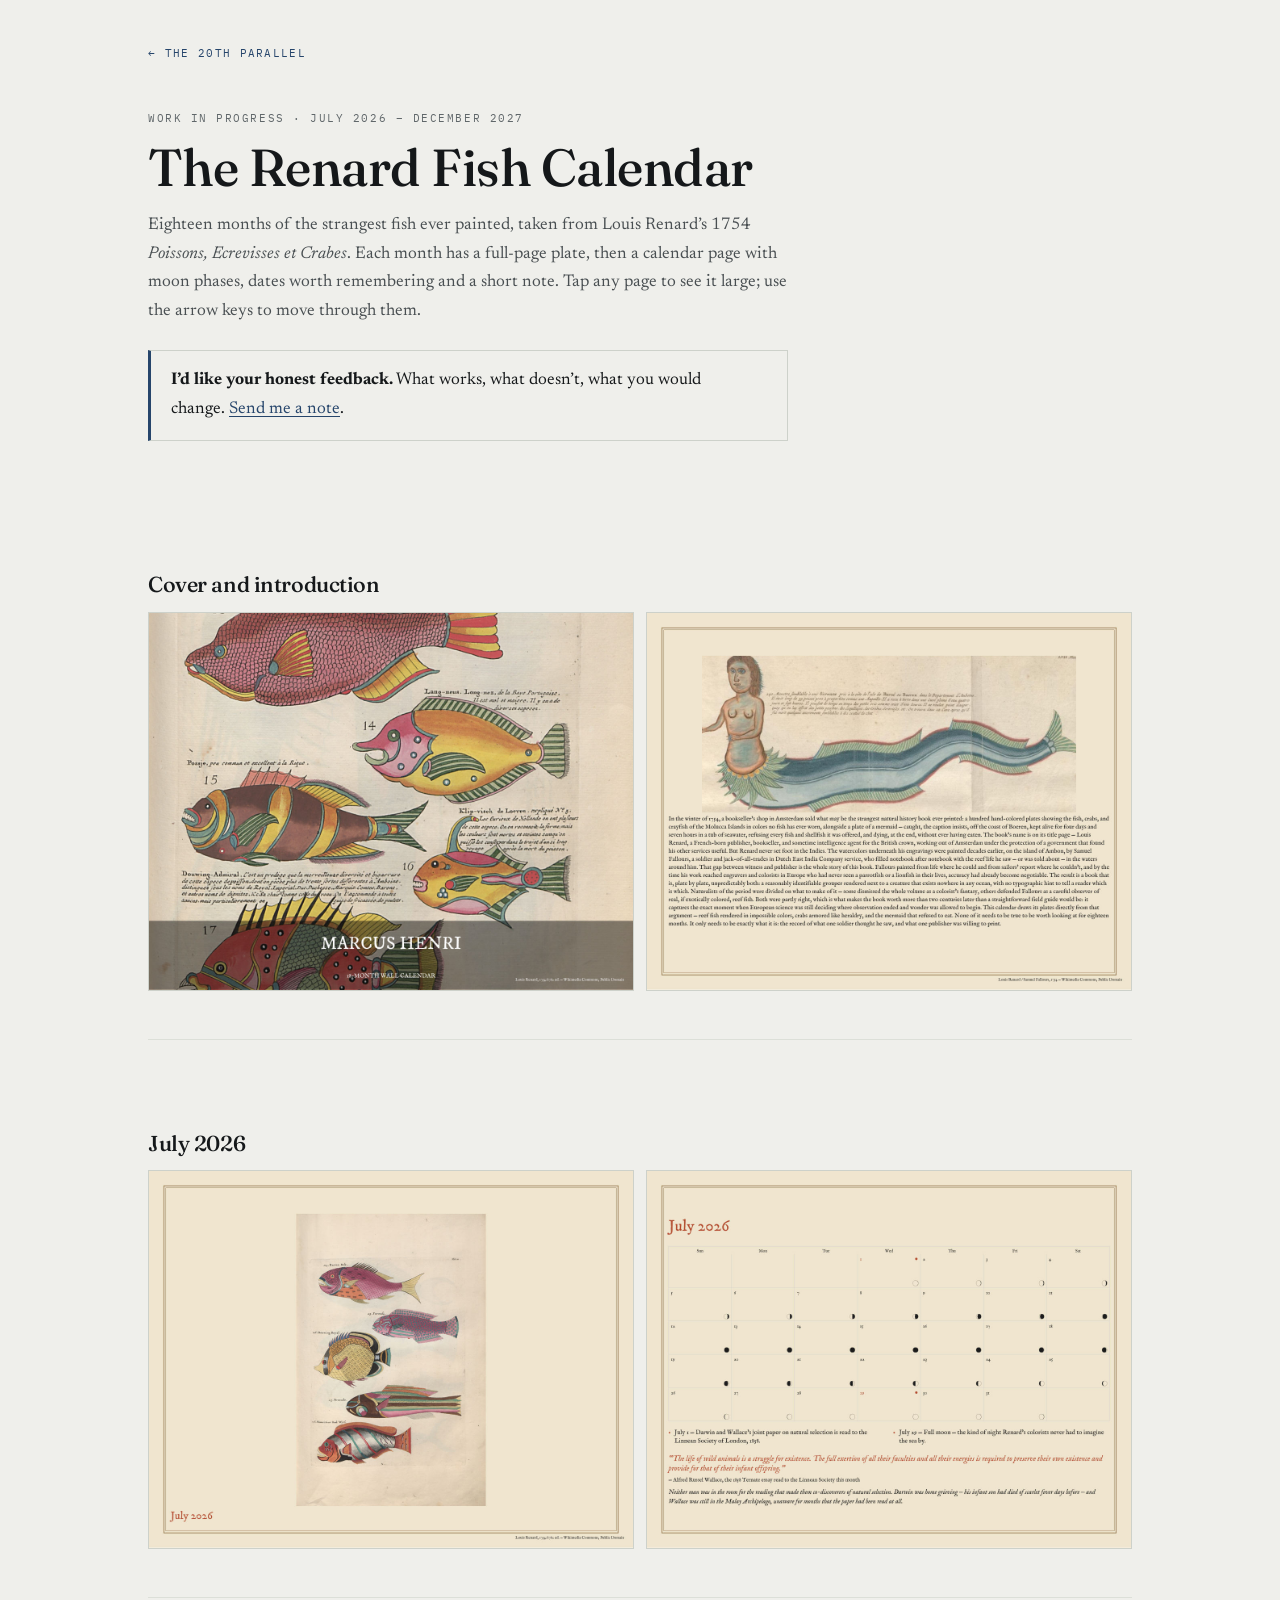
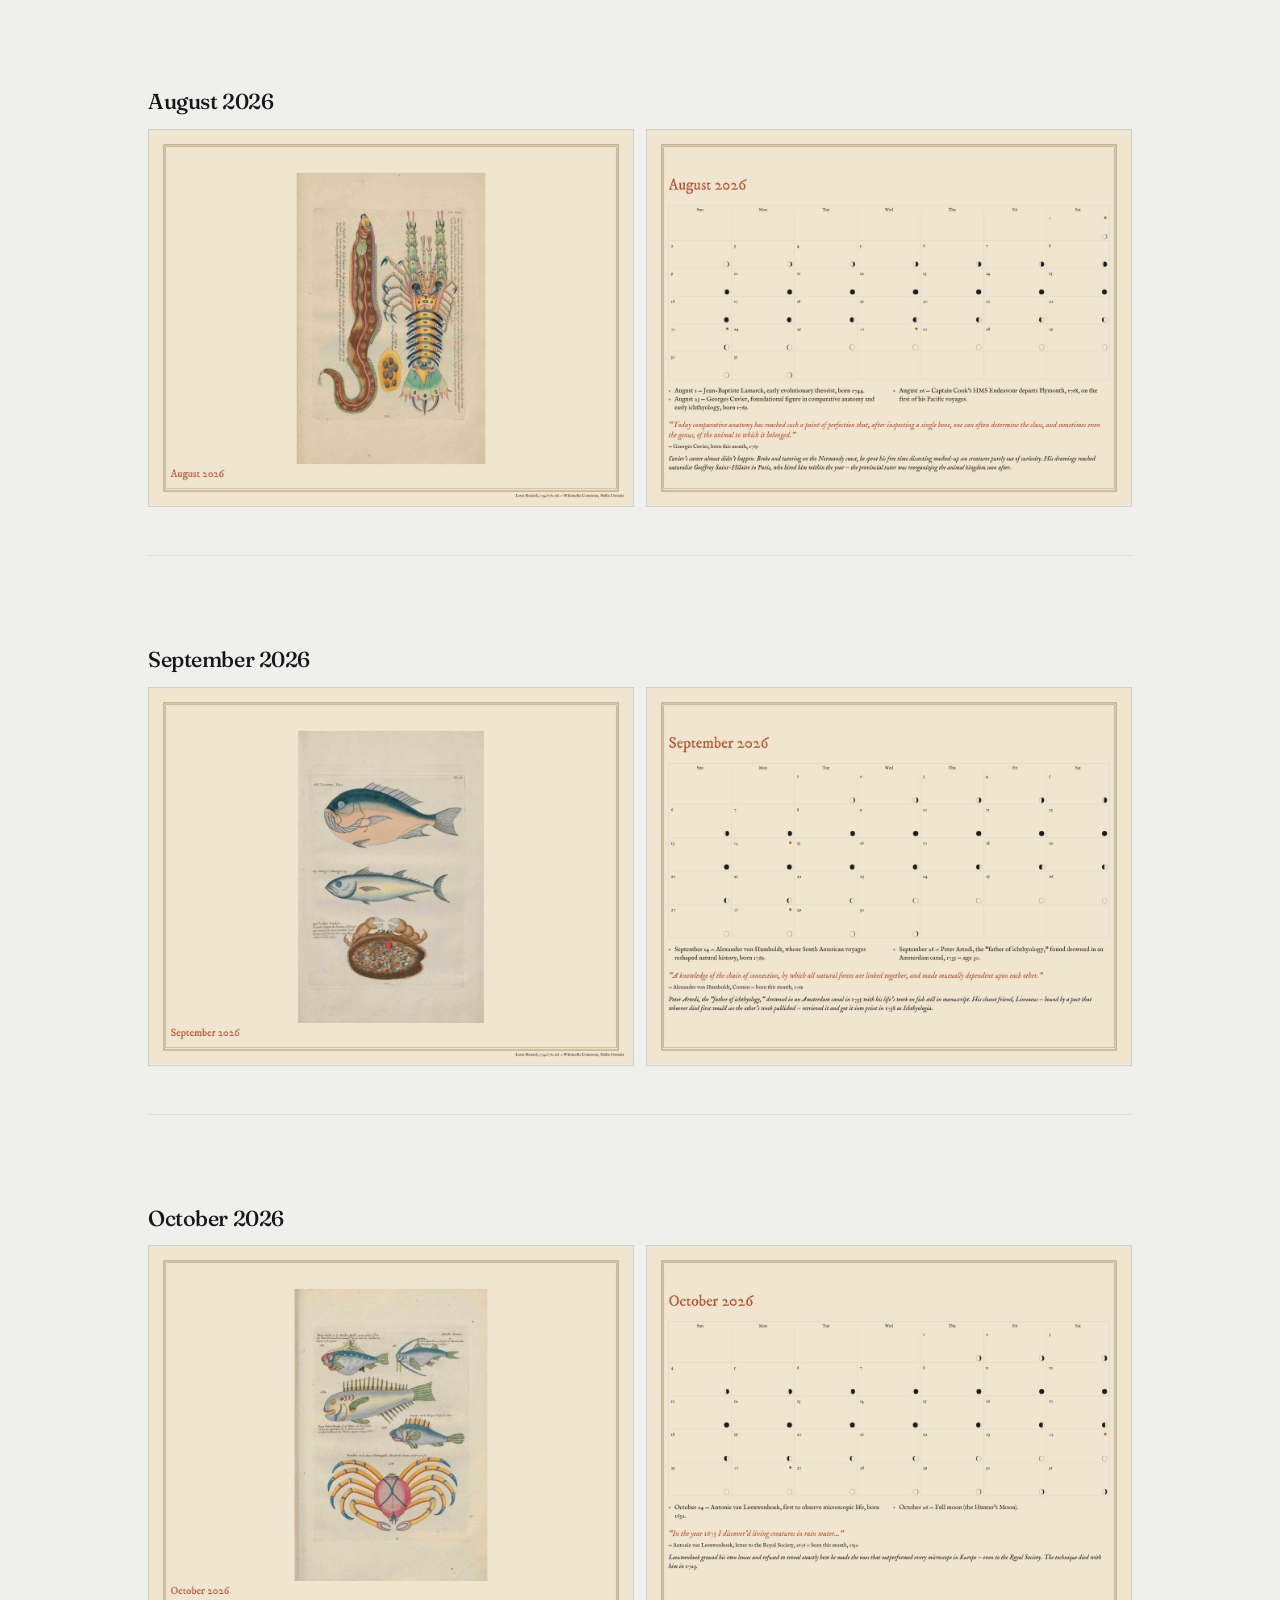
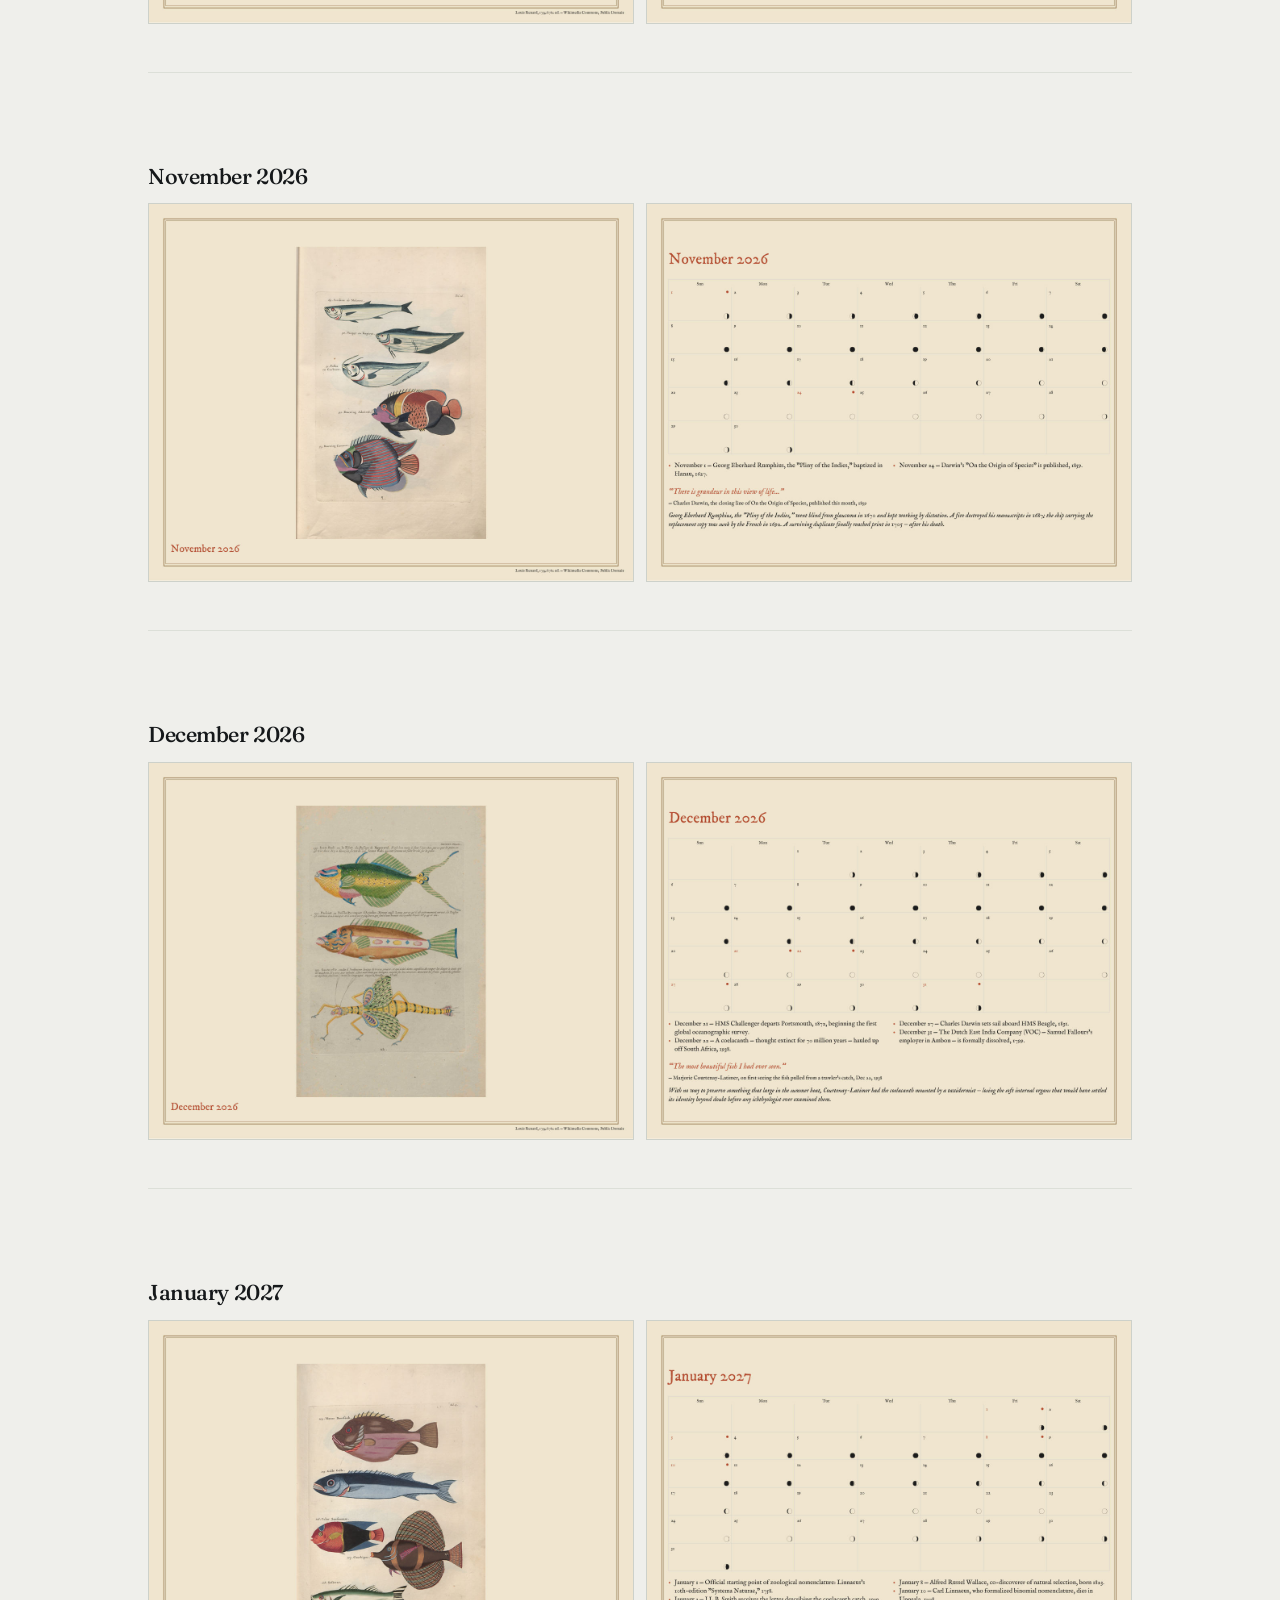
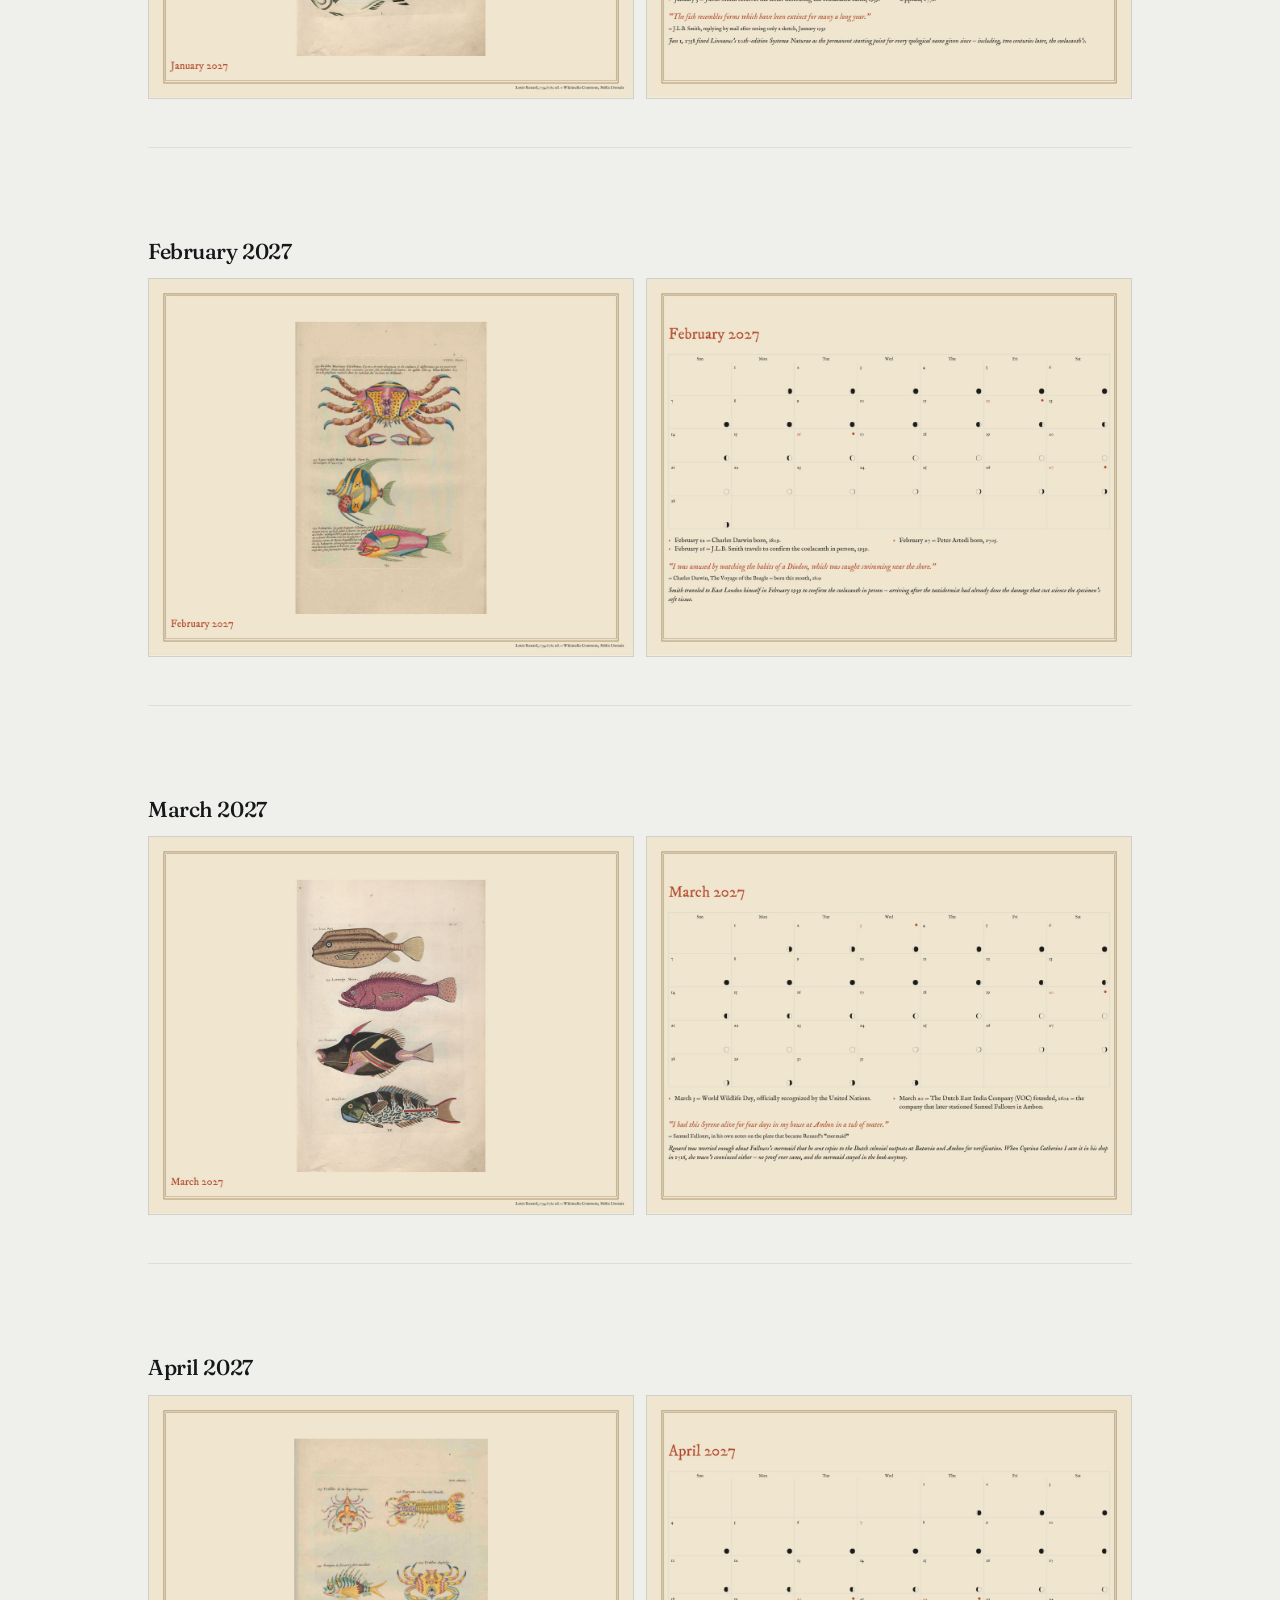
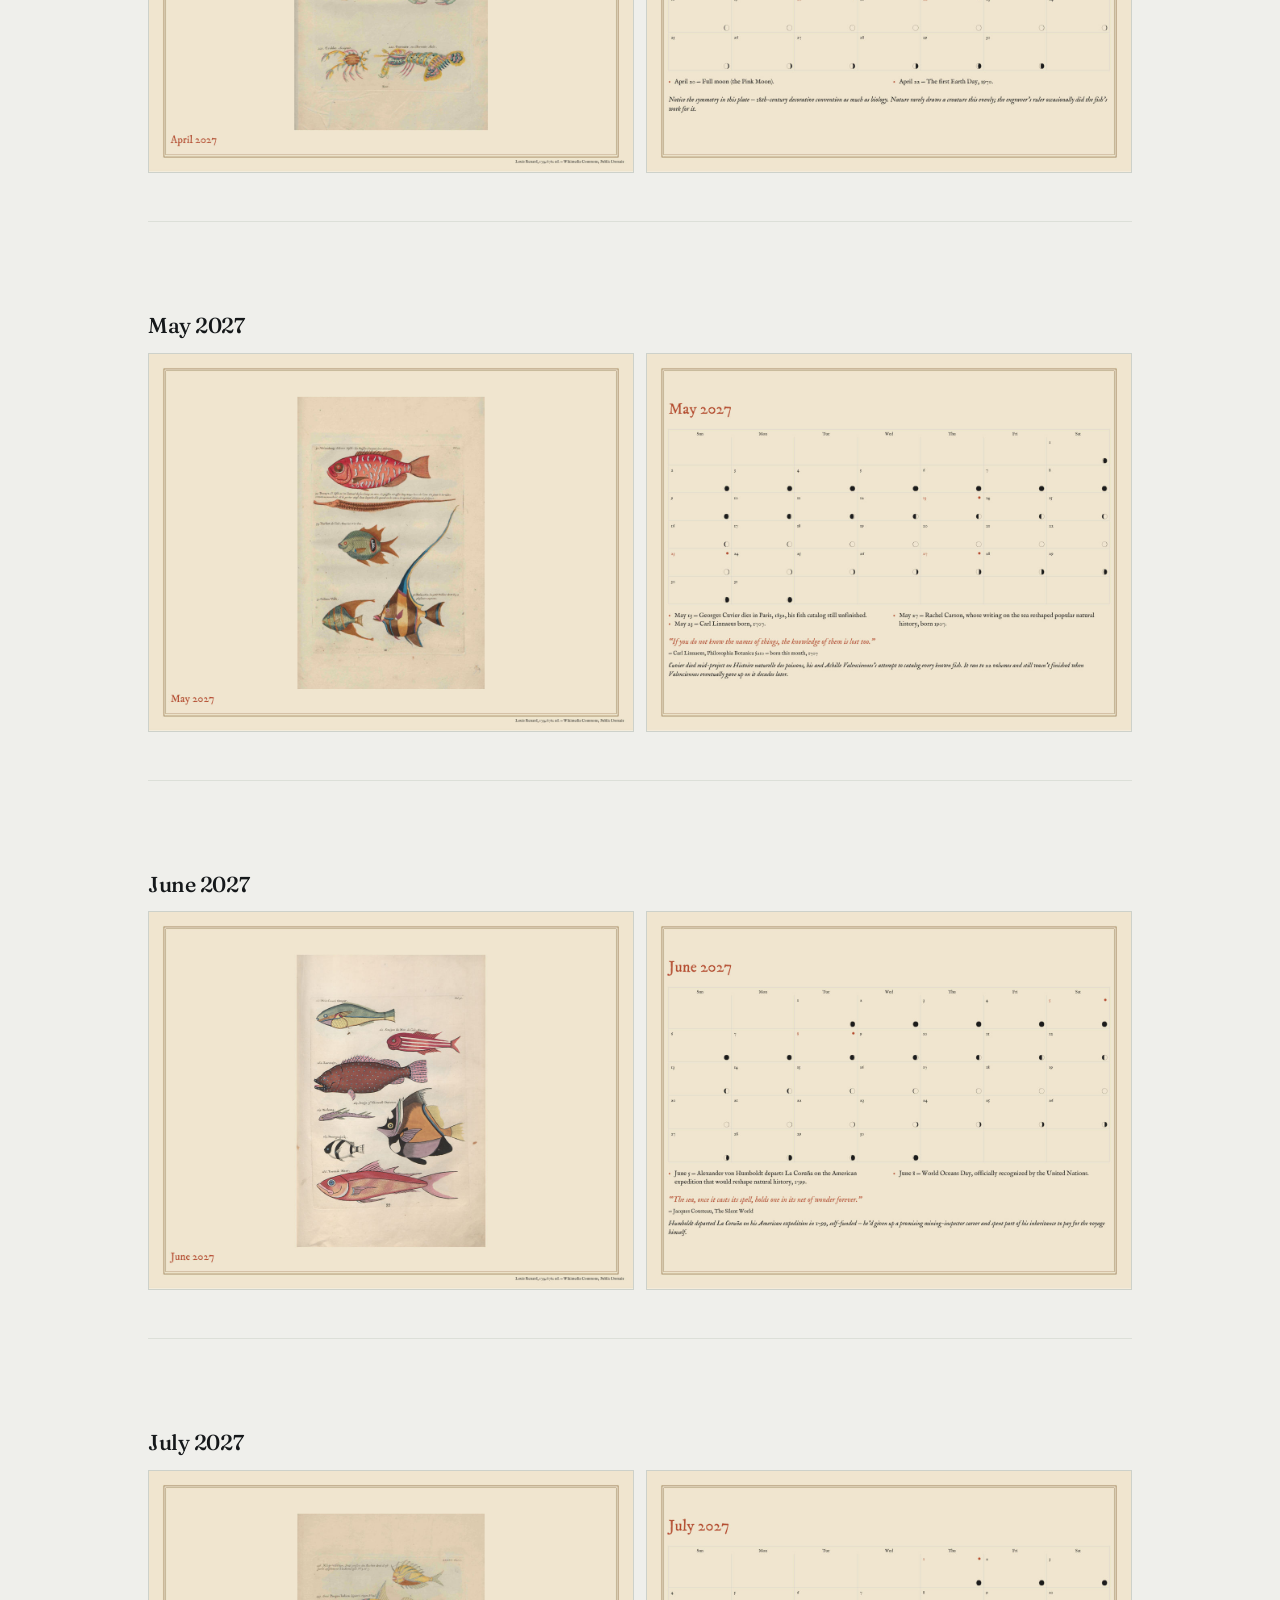
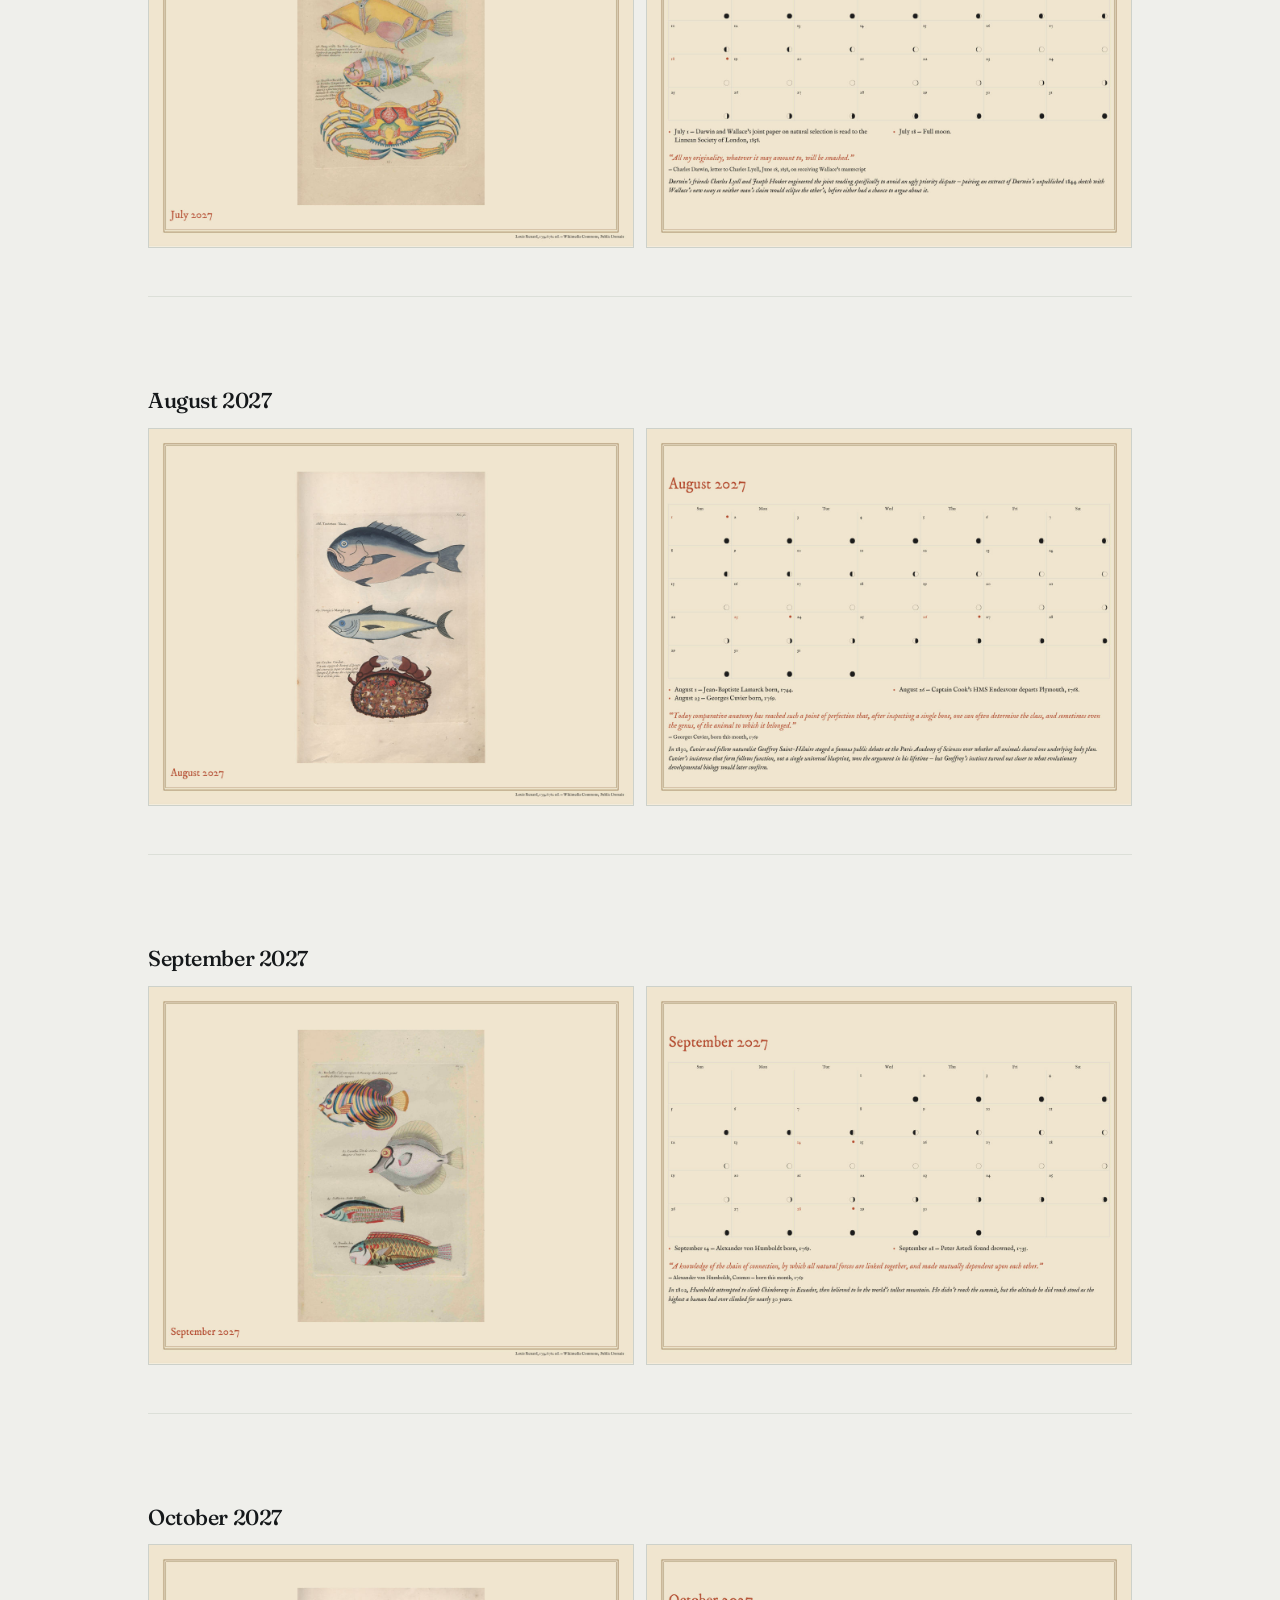
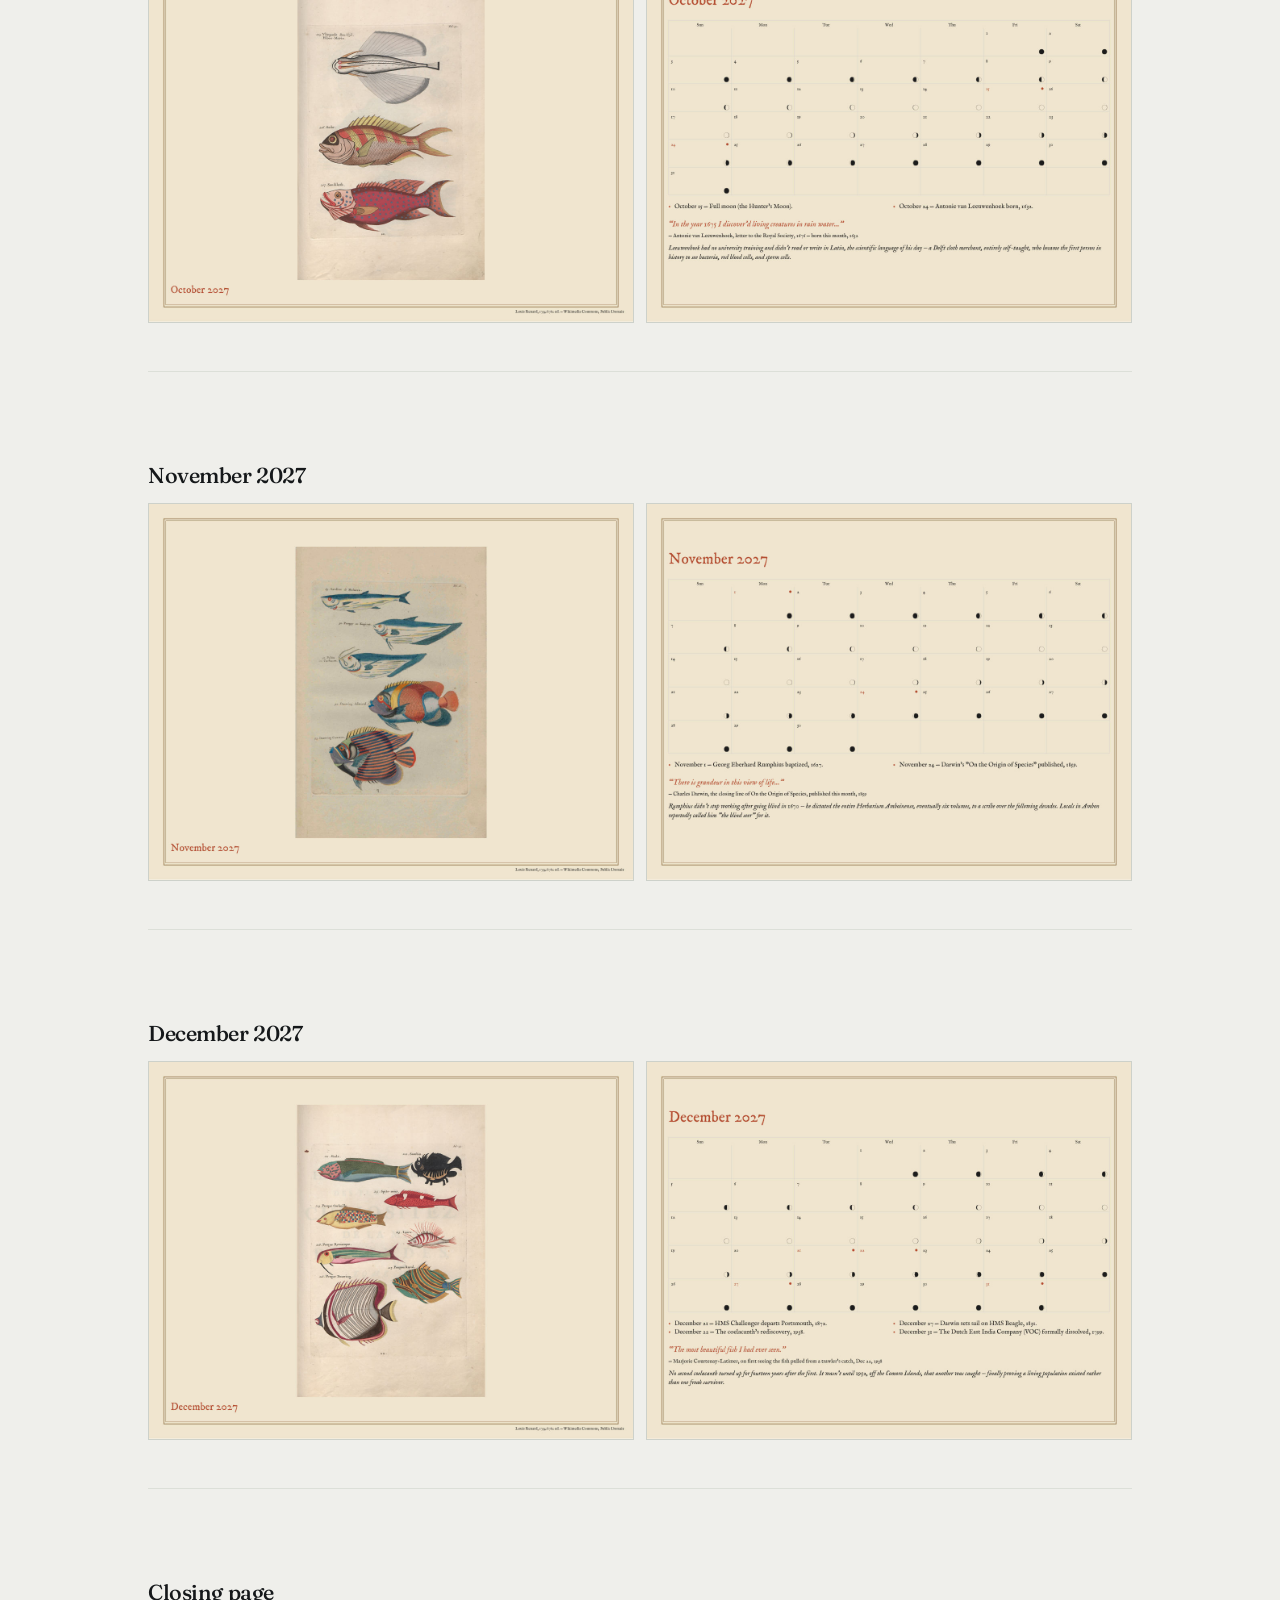
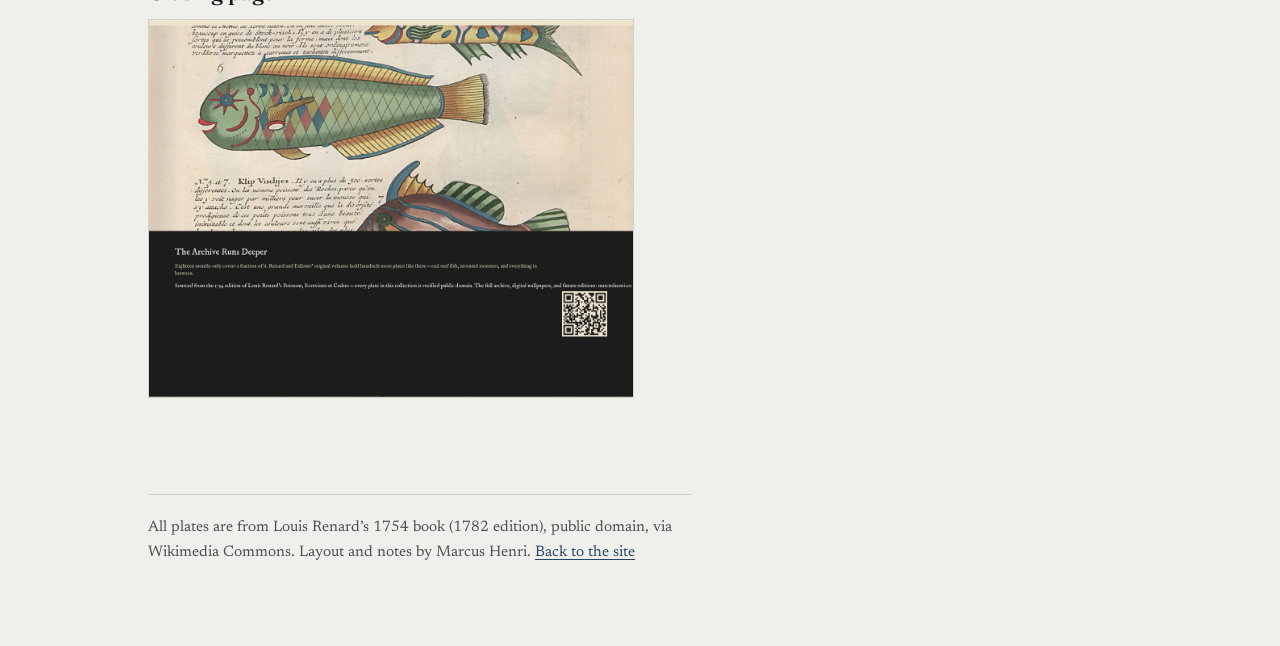
<file: calendar/renard-fish-calendar.html>
<!doctype html>
<html lang="en">
<head>
<meta charset="utf-8">
<meta name="viewport" content="width=device-width, initial-scale=1, viewport-fit=cover">
<title>The Renard Fish Calendar &middot; The 20th Parallel</title>
<meta name="description" content="An eighteen-month wall calendar, July 2026 to December 2027, built from Louis Renard&rsquo;s 1754 fish plates. Every page, front to back.">
<link rel="canonical" href="https://marcus-henri.github.io/twentieth-parallel/calendar/renard-fish-calendar.html">
<meta property="og:title" content="The Renard Fish Calendar">
<meta property="og:description" content="Eighteen months of the strangest fish ever painted. Every page, front to back.">
<meta property="og:type" content="website">
<meta property="og:url" content="https://marcus-henri.github.io/twentieth-parallel/calendar/renard-fish-calendar.html">
<meta property="og:image" content="https://marcus-henri.github.io/twentieth-parallel/images/renard-calendar/p01.jpg">
<meta name="twitter:card" content="summary_large_image">
<link rel="icon" href="../images/favicon.svg" type="image/svg+xml">
<link rel="preconnect" href="https://fonts.googleapis.com">
<link rel="preconnect" href="https://fonts.gstatic.com" crossorigin>
<link rel="stylesheet" href="https://fonts.googleapis.com/css2?family=Fraunces:opsz,wght@9..144,400..700&amp;family=Newsreader:opsz,wght@6..72,300..600&amp;family=IBM+Plex+Mono:wght@400;500&amp;display=swap">
<link rel="stylesheet" href="../assets/style.css">
<style>
  .cal{ max-width: 64rem; margin: 0 auto; padding: 2.5rem var(--gutter) 5rem; }
  .cal-back{ font-family: var(--mono); font-size: 0.6875rem; letter-spacing: 0.12em; text-transform: uppercase; text-decoration: none; }
  .cal-kicker{ margin: 2.5rem 0 0.75rem; font-family: var(--mono); font-size: 0.6875rem; letter-spacing: 0.14em; text-transform: uppercase; color: var(--ink-3); }
  .cal h1{ font-family: var(--display); font-weight: 500; font-size: clamp(2rem, 6vw, 3.25rem); line-height: 1.1; margin: 0 0 1rem; letter-spacing: -0.01em; }
  .cal-lede{ max-width: 40rem; color: var(--ink-2); margin: 0 0 1.25rem; }
  .cal-ask{ max-width: 40rem; padding: 1rem 1.25rem; border: 1px solid var(--rule); border-left: 3px solid var(--accent); margin: 1.5rem 0 2.5rem; }
  .cal-ask p{ margin: 0; }
  .cal h2{ font-family: var(--display); font-weight: 500; font-size: 1.35rem; margin: 2.75rem 0 0.9rem; }
  .pair{ display: grid; grid-template-columns: 1fr; gap: 0.75rem; }
  @media (min-width: 46rem){ .pair{ grid-template-columns: 1fr 1fr; } }
  .cal a[data-lb]{ display: block; line-height: 0; border: 1px solid var(--rule); cursor: zoom-in; }
  .cal a[data-lb] img{ display: block; width: 100%; height: auto; }
  .cal-end{ margin-top: 3rem; padding-top: 1.25rem; border-top: 1px solid var(--rule); color: var(--ink-2); font-size: 0.95rem; }
  #lbx{ position: fixed; inset: 0; z-index: 50; display: none; background: rgba(8,10,11,0.94); align-items: center; justify-content: center; }
  #lbx.on{ display: flex; }
  #lbx img{ max-width: 94vw; max-height: 88vh; box-shadow: 0 10px 40px rgba(0,0,0,.5); }
  #lbx button{ position: absolute; background: none; border: 1px solid rgba(255,255,255,.35); color: #fff; font: 0.75rem var(--mono); letter-spacing: .1em; text-transform: uppercase; padding: .6rem .9rem; cursor: pointer; }
  #lbx .x{ top: 1rem; right: 1rem; } #lbx .p{ left: 1rem; top: 50%; } #lbx .n{ right: 1rem; top: 50%; }
  #lbx .c{ bottom: 1rem; left: 50%; transform: translateX(-50%); border: 0; cursor: default; }
</style>
</head>
<body>
<main class="cal">
  <a class="cal-back" href="../index.html#shipped">&larr; The 20th Parallel</a>
  <p class="cal-kicker">Work in progress &middot; July 2026 &ndash; December 2027</p>
  <h1>The Renard Fish Calendar</h1>
  <p class="cal-lede">Eighteen months of the strangest fish ever painted, taken from Louis Renard&rsquo;s 1754 <i>Poissons, Ecrevisses et Crabes</i>. Each month has a full-page plate, then a calendar page with moon phases, dates worth remembering and a short note. Tap any page to see it large; use the arrow keys to move through them.</p>
  <div class="cal-ask"><p><b>I&rsquo;d like your honest feedback.</b> What works, what doesn&rsquo;t, what you would change. <a href="../index.html#enquire">Send me a note</a>.</p></div>

  <section class="mo"><h2>Cover and introduction</h2><div class="pair">
    <a href="../images/renard-calendar/p01.jpg" data-lb><img src="../images/renard-calendar/p01.jpg" alt="The calendar&rsquo;s front cover" width="1200" height="934"></a>
    <a href="../images/renard-calendar/p02.jpg" data-lb><img loading="lazy" src="../images/renard-calendar/p02.jpg" alt="The introduction, on Renard and his book" width="1200" height="934"></a>
  </div></section>
    <section class='mo'><h2>July 2026</h2><div class='pair'><a href='../images/renard-calendar/p03.jpg' data-lb><img loading='lazy' src='../images/renard-calendar/p03.jpg' alt='July 2026, the Renard plate for the month' width='1200' height='934'></a><a href='../images/renard-calendar/p04.jpg' data-lb><img loading='lazy' src='../images/renard-calendar/p04.jpg' alt='July 2026, the month grid with moon phases, dates and a short note' width='1200' height='934'></a></div></section>
    <section class='mo'><h2>August 2026</h2><div class='pair'><a href='../images/renard-calendar/p05.jpg' data-lb><img loading='lazy' src='../images/renard-calendar/p05.jpg' alt='August 2026, the Renard plate for the month' width='1200' height='934'></a><a href='../images/renard-calendar/p06.jpg' data-lb><img loading='lazy' src='../images/renard-calendar/p06.jpg' alt='August 2026, the month grid with moon phases, dates and a short note' width='1200' height='934'></a></div></section>
    <section class='mo'><h2>September 2026</h2><div class='pair'><a href='../images/renard-calendar/p07.jpg' data-lb><img loading='lazy' src='../images/renard-calendar/p07.jpg' alt='September 2026, the Renard plate for the month' width='1200' height='934'></a><a href='../images/renard-calendar/p08.jpg' data-lb><img loading='lazy' src='../images/renard-calendar/p08.jpg' alt='September 2026, the month grid with moon phases, dates and a short note' width='1200' height='934'></a></div></section>
    <section class='mo'><h2>October 2026</h2><div class='pair'><a href='../images/renard-calendar/p09.jpg' data-lb><img loading='lazy' src='../images/renard-calendar/p09.jpg' alt='October 2026, the Renard plate for the month' width='1200' height='934'></a><a href='../images/renard-calendar/p10.jpg' data-lb><img loading='lazy' src='../images/renard-calendar/p10.jpg' alt='October 2026, the month grid with moon phases, dates and a short note' width='1200' height='934'></a></div></section>
    <section class='mo'><h2>November 2026</h2><div class='pair'><a href='../images/renard-calendar/p11.jpg' data-lb><img loading='lazy' src='../images/renard-calendar/p11.jpg' alt='November 2026, the Renard plate for the month' width='1200' height='934'></a><a href='../images/renard-calendar/p12.jpg' data-lb><img loading='lazy' src='../images/renard-calendar/p12.jpg' alt='November 2026, the month grid with moon phases, dates and a short note' width='1200' height='934'></a></div></section>
    <section class='mo'><h2>December 2026</h2><div class='pair'><a href='../images/renard-calendar/p13.jpg' data-lb><img loading='lazy' src='../images/renard-calendar/p13.jpg' alt='December 2026, the Renard plate for the month' width='1200' height='934'></a><a href='../images/renard-calendar/p14.jpg' data-lb><img loading='lazy' src='../images/renard-calendar/p14.jpg' alt='December 2026, the month grid with moon phases, dates and a short note' width='1200' height='934'></a></div></section>
    <section class='mo'><h2>January 2027</h2><div class='pair'><a href='../images/renard-calendar/p15.jpg' data-lb><img loading='lazy' src='../images/renard-calendar/p15.jpg' alt='January 2027, the Renard plate for the month' width='1200' height='934'></a><a href='../images/renard-calendar/p16.jpg' data-lb><img loading='lazy' src='../images/renard-calendar/p16.jpg' alt='January 2027, the month grid with moon phases, dates and a short note' width='1200' height='934'></a></div></section>
    <section class='mo'><h2>February 2027</h2><div class='pair'><a href='../images/renard-calendar/p17.jpg' data-lb><img loading='lazy' src='../images/renard-calendar/p17.jpg' alt='February 2027, the Renard plate for the month' width='1200' height='934'></a><a href='../images/renard-calendar/p18.jpg' data-lb><img loading='lazy' src='../images/renard-calendar/p18.jpg' alt='February 2027, the month grid with moon phases, dates and a short note' width='1200' height='934'></a></div></section>
    <section class='mo'><h2>March 2027</h2><div class='pair'><a href='../images/renard-calendar/p19.jpg' data-lb><img loading='lazy' src='../images/renard-calendar/p19.jpg' alt='March 2027, the Renard plate for the month' width='1200' height='934'></a><a href='../images/renard-calendar/p20.jpg' data-lb><img loading='lazy' src='../images/renard-calendar/p20.jpg' alt='March 2027, the month grid with moon phases, dates and a short note' width='1200' height='934'></a></div></section>
    <section class='mo'><h2>April 2027</h2><div class='pair'><a href='../images/renard-calendar/p21.jpg' data-lb><img loading='lazy' src='../images/renard-calendar/p21.jpg' alt='April 2027, the Renard plate for the month' width='1200' height='934'></a><a href='../images/renard-calendar/p22.jpg' data-lb><img loading='lazy' src='../images/renard-calendar/p22.jpg' alt='April 2027, the month grid with moon phases, dates and a short note' width='1200' height='934'></a></div></section>
    <section class='mo'><h2>May 2027</h2><div class='pair'><a href='../images/renard-calendar/p23.jpg' data-lb><img loading='lazy' src='../images/renard-calendar/p23.jpg' alt='May 2027, the Renard plate for the month' width='1200' height='934'></a><a href='../images/renard-calendar/p24.jpg' data-lb><img loading='lazy' src='../images/renard-calendar/p24.jpg' alt='May 2027, the month grid with moon phases, dates and a short note' width='1200' height='934'></a></div></section>
    <section class='mo'><h2>June 2027</h2><div class='pair'><a href='../images/renard-calendar/p25.jpg' data-lb><img loading='lazy' src='../images/renard-calendar/p25.jpg' alt='June 2027, the Renard plate for the month' width='1200' height='934'></a><a href='../images/renard-calendar/p26.jpg' data-lb><img loading='lazy' src='../images/renard-calendar/p26.jpg' alt='June 2027, the month grid with moon phases, dates and a short note' width='1200' height='934'></a></div></section>
    <section class='mo'><h2>July 2027</h2><div class='pair'><a href='../images/renard-calendar/p27.jpg' data-lb><img loading='lazy' src='../images/renard-calendar/p27.jpg' alt='July 2027, the Renard plate for the month' width='1200' height='934'></a><a href='../images/renard-calendar/p28.jpg' data-lb><img loading='lazy' src='../images/renard-calendar/p28.jpg' alt='July 2027, the month grid with moon phases, dates and a short note' width='1200' height='934'></a></div></section>
    <section class='mo'><h2>August 2027</h2><div class='pair'><a href='../images/renard-calendar/p29.jpg' data-lb><img loading='lazy' src='../images/renard-calendar/p29.jpg' alt='August 2027, the Renard plate for the month' width='1200' height='934'></a><a href='../images/renard-calendar/p30.jpg' data-lb><img loading='lazy' src='../images/renard-calendar/p30.jpg' alt='August 2027, the month grid with moon phases, dates and a short note' width='1200' height='934'></a></div></section>
    <section class='mo'><h2>September 2027</h2><div class='pair'><a href='../images/renard-calendar/p31.jpg' data-lb><img loading='lazy' src='../images/renard-calendar/p31.jpg' alt='September 2027, the Renard plate for the month' width='1200' height='934'></a><a href='../images/renard-calendar/p32.jpg' data-lb><img loading='lazy' src='../images/renard-calendar/p32.jpg' alt='September 2027, the month grid with moon phases, dates and a short note' width='1200' height='934'></a></div></section>
    <section class='mo'><h2>October 2027</h2><div class='pair'><a href='../images/renard-calendar/p33.jpg' data-lb><img loading='lazy' src='../images/renard-calendar/p33.jpg' alt='October 2027, the Renard plate for the month' width='1200' height='934'></a><a href='../images/renard-calendar/p34.jpg' data-lb><img loading='lazy' src='../images/renard-calendar/p34.jpg' alt='October 2027, the month grid with moon phases, dates and a short note' width='1200' height='934'></a></div></section>
    <section class='mo'><h2>November 2027</h2><div class='pair'><a href='../images/renard-calendar/p35.jpg' data-lb><img loading='lazy' src='../images/renard-calendar/p35.jpg' alt='November 2027, the Renard plate for the month' width='1200' height='934'></a><a href='../images/renard-calendar/p36.jpg' data-lb><img loading='lazy' src='../images/renard-calendar/p36.jpg' alt='November 2027, the month grid with moon phases, dates and a short note' width='1200' height='934'></a></div></section>
    <section class='mo'><h2>December 2027</h2><div class='pair'><a href='../images/renard-calendar/p37.jpg' data-lb><img loading='lazy' src='../images/renard-calendar/p37.jpg' alt='December 2027, the Renard plate for the month' width='1200' height='934'></a><a href='../images/renard-calendar/p38.jpg' data-lb><img loading='lazy' src='../images/renard-calendar/p38.jpg' alt='December 2027, the month grid with moon phases, dates and a short note' width='1200' height='934'></a></div></section>

  <section class="mo"><h2>Closing page</h2><div class="pair">
    <a href="../images/renard-calendar/p39.jpg" data-lb><img loading="lazy" src="../images/renard-calendar/p39.jpg" alt="The closing page, The Archive Runs Deeper" width="1200" height="934"></a>
  </div></section>

  <p class="cal-end">All plates are from Louis Renard&rsquo;s 1754 book (1782 edition), public domain, via Wikimedia Commons. Layout and notes by Marcus Henri. <a href="../index.html#shipped">Back to the site</a></p>
</main>
<div id="lbx" role="dialog" aria-modal="true" aria-label="Page viewer"><button class="x" type="button">Close</button><button class="p" type="button">&larr; Prev</button><img alt=""><button class="n" type="button">Next &rarr;</button><button class="c" type="button" tabindex="-1"></button></div>
<script>
(function () {
  var links = Array.prototype.slice.call(document.querySelectorAll('a[data-lb]'));
  var box = document.getElementById('lbx'), img = box.querySelector('img'), cnt = box.querySelector('.c'), i = 0;
  function show(n) { i = (n + links.length) % links.length; img.src = links[i].href; img.alt = links[i].querySelector('img').alt; cnt.textContent = (i + 1) + ' / ' + links.length; box.classList.add('on'); }
  function hide() { box.classList.remove('on'); }
  links.forEach(function (a, n) { a.addEventListener('click', function (e) { e.preventDefault(); show(n); }); });
  box.querySelector('.x').addEventListener('click', hide);
  box.querySelector('.p').addEventListener('click', function () { show(i - 1); });
  box.querySelector('.n').addEventListener('click', function () { show(i + 1); });
  box.addEventListener('click', function (e) { if (e.target === box) hide(); });
  document.addEventListener('keydown', function (e) {
    if (!box.classList.contains('on')) return;
    if (e.key === 'Escape') hide(); else if (e.key === 'ArrowRight') show(i + 1); else if (e.key === 'ArrowLeft') show(i - 1);
  });
})();
</script>
</body>
</html>
</file>
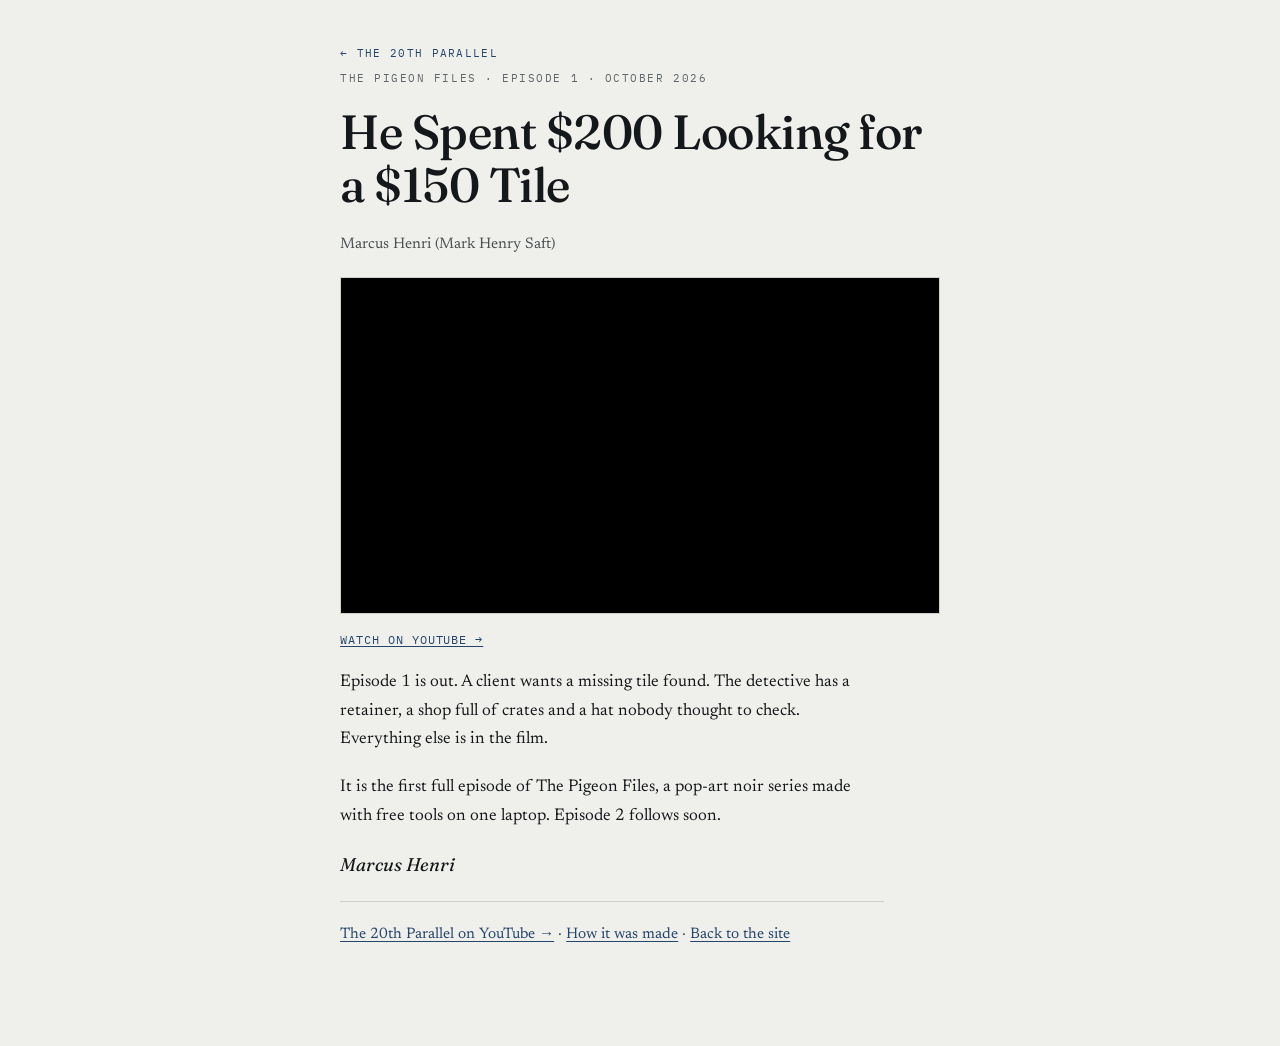
<file: writing/ep1-tile.html>
<!doctype html>
<html lang="en">
<head>
<meta charset="utf-8">
<meta name="viewport" content="width=device-width, initial-scale=1, viewport-fit=cover">
<title>He Spent $200 Looking for a $150 Tile &middot; The 20th Parallel</title>
<meta name="description" content="Episode 1 of The Pigeon Files: a detective, a missing tile, a retainer and a shop full of crates. Watch the full episode.">
<link rel="canonical" href="https://marcus-henri.github.io/twentieth-parallel/writing/ep1-tile.html">
<meta property="og:title" content="He Spent $200 Looking for a $150 Tile">
<meta property="og:description" content="Episode 1 of The Pigeon Files, a pop-art noir cartoon from The 20th Parallel.">
<meta property="og:type" content="article">
<meta property="og:url" content="https://marcus-henri.github.io/twentieth-parallel/writing/ep1-tile.html">
<meta property="og:image" content="https://marcus-henri.github.io/twentieth-parallel/images/ep1-tile-thumb.jpg">
<meta name="twitter:card" content="summary_large_image">
<meta name="twitter:site" content="@markhenrysaft">
<link rel="icon" href="../images/favicon.svg" type="image/svg+xml">
<link rel="preconnect" href="https://fonts.googleapis.com">
<link rel="preconnect" href="https://fonts.gstatic.com" crossorigin>
<link rel="stylesheet" href="https://fonts.googleapis.com/css2?family=Fraunces:opsz,wght@9..144,400..700&amp;family=Newsreader:opsz,wght@6..72,300..600&amp;family=IBM+Plex+Mono:wght@400;500&amp;display=swap">
<link rel="stylesheet" href="../assets/style.css">
<style>
  .art{ max-width: 40rem; margin: 0 auto; padding: 2.5rem var(--gutter) 5rem; }
  .art-back{ font-family: var(--mono); font-size: 0.6875rem; letter-spacing: 0.12em; text-transform: uppercase; text-decoration: none; }
  .art-kicker{ margin: 2.5rem 0 0.75rem; font-family: var(--mono); font-size: 0.6875rem; letter-spacing: 0.14em; text-transform: uppercase; color: var(--ink-3); }
  .art h1{ font-family: var(--display); font-weight: 500; font-size: clamp(2rem, 6vw, 3rem); line-height: 1.1; margin: 0 0 1.25rem; letter-spacing: -0.01em; }
  .art-by{ margin: 0 0 2rem; color: var(--ink-2); font-size: 0.95rem; }
  .art p{ margin: 0 0 1.2rem; }
  .video{ position: relative; width: 100%; aspect-ratio: 16 / 9; margin: 0 0 1rem; border: 1px solid var(--rule); background: #000; }
  .video iframe{ position: absolute; inset: 0; width: 100%; height: 100%; border: 0; }
  .watch{ font-family: var(--mono); font-size: 0.75rem; letter-spacing: 0.08em; text-transform: uppercase; }
  .art-sign{ font-family: var(--display); font-style: italic; font-size: 1.15rem; margin-top: 1.8rem; }
  .art-end{ margin-top: 2.5rem; padding-top: 1.25rem; border-top: 1px solid var(--rule); font-size: 0.95rem; color: var(--ink-2); }
</style>
</head>
<body>
<main class="art">
  <a class="art-back" href="../index.html#dispatches">&larr; The 20th Parallel</a>
  <p class="art-kicker">The Pigeon Files &middot; Episode 1 &middot; October 2026</p>
  <h1>He Spent $200 Looking for a $150 Tile</h1>
  <p class="art-by">Marcus Henri (Mark Henry Saft)</p>

  <div class="video">
    <iframe src="https://www.youtube-nocookie.com/embed/h6bK6eGX8OA" title="He Spent $200 Looking for a $150 Tile" loading="lazy"
      allow="accelerometer; clipboard-write; encrypted-media; gyroscope; picture-in-picture; web-share" referrerpolicy="strict-origin-when-cross-origin" allowfullscreen></iframe>
  </div>
  <p class="watch"><a href="https://youtu.be/h6bK6eGX8OA" target="_blank" rel="noopener">Watch on YouTube &rarr;</a></p>

  <p>Episode 1 is out. A client wants a missing tile found. The detective has a retainer, a shop full of crates and a hat nobody thought to check. Everything else is in the film.</p>
  <p>It is the first full episode of The Pigeon Files, a pop-art noir series made with free tools on one laptop. Episode 2 follows soon.</p>
  <p class="art-sign">Marcus Henri</p>

  <p class="art-end"><a href="https://www.youtube.com/@The20thParallel" target="_blank" rel="noopener">The 20th Parallel on YouTube &rarr;</a> &middot; <a href="why-i-built-this.html">How it was made</a> &middot; <a href="../index.html#dispatches">Back to the site</a></p>
</main>
</body>
</html>
</file>
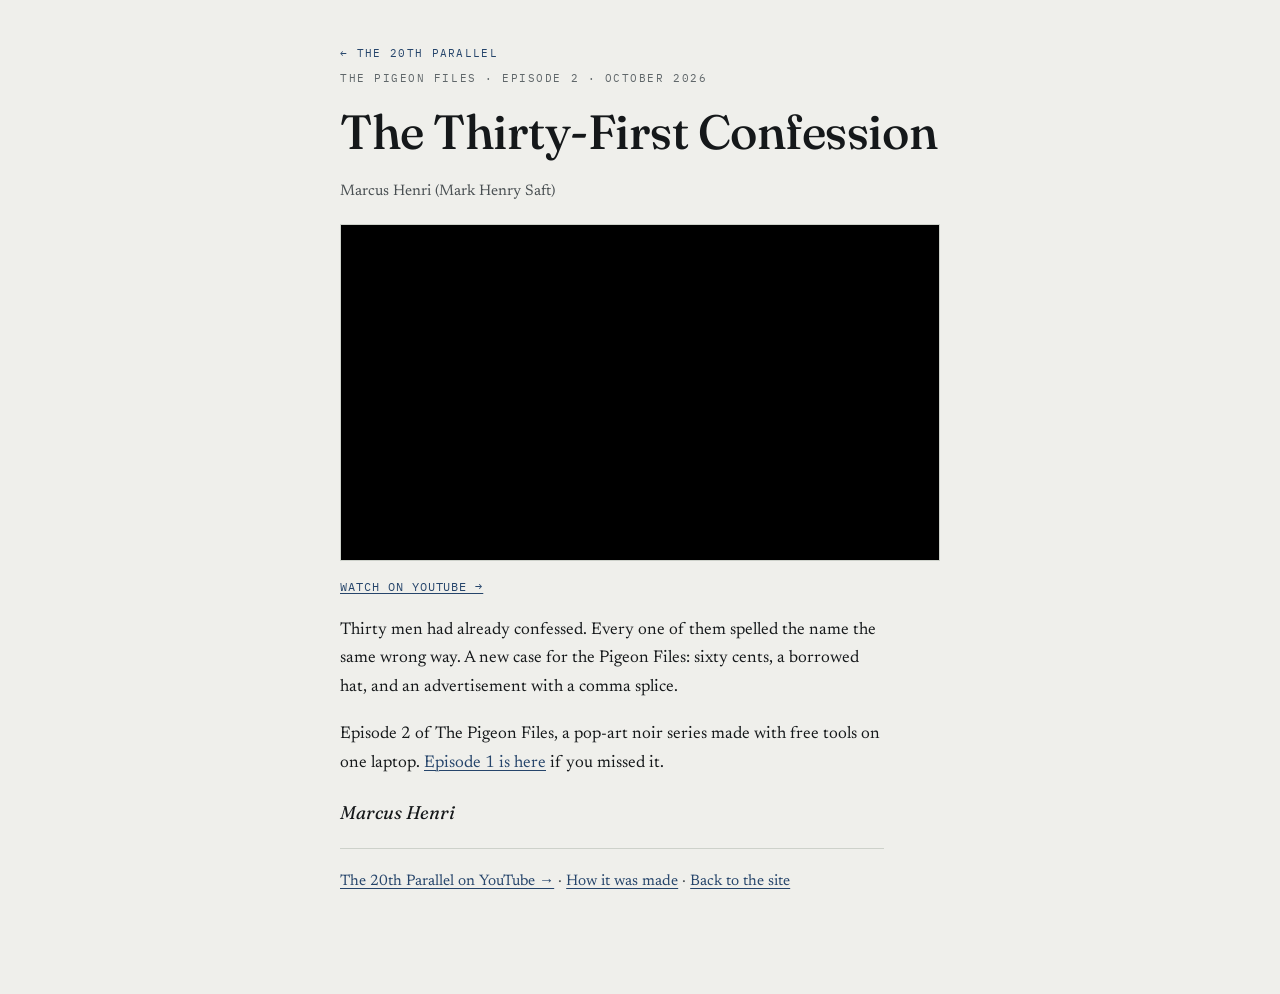
<file: writing/ep2-confession.html>
<!doctype html>
<html lang="en">
<head>
<meta charset="utf-8">
<meta name="viewport" content="width=device-width, initial-scale=1, viewport-fit=cover">
<title>The Thirty-First Confession &middot; The 20th Parallel</title>
<meta name="description" content="Episode 2 of The Pigeon Files: thirty men had already confessed, and every one of them spelled the name the same wrong way. Watch the full episode.">
<link rel="canonical" href="https://marcus-henri.github.io/twentieth-parallel/writing/ep2-confession.html">
<meta property="og:title" content="The Thirty-First Confession">
<meta property="og:description" content="Episode 2 of The Pigeon Files, a pop-art noir cartoon from The 20th Parallel.">
<meta property="og:type" content="article">
<meta property="og:url" content="https://marcus-henri.github.io/twentieth-parallel/writing/ep2-confession.html">
<meta property="og:image" content="https://i.ytimg.com/vi/B7cNBOFlP5g/maxresdefault.jpg">
<meta name="twitter:card" content="summary_large_image">
<meta name="twitter:site" content="@markhenrysaft">
<link rel="icon" href="../images/favicon.svg" type="image/svg+xml">
<link rel="preconnect" href="https://fonts.googleapis.com">
<link rel="preconnect" href="https://fonts.gstatic.com" crossorigin>
<link rel="stylesheet" href="https://fonts.googleapis.com/css2?family=Fraunces:opsz,wght@9..144,400..700&amp;family=Newsreader:opsz,wght@6..72,300..600&amp;family=IBM+Plex+Mono:wght@400;500&amp;display=swap">
<link rel="stylesheet" href="../assets/style.css">
<style>
  .art{ max-width: 40rem; margin: 0 auto; padding: 2.5rem var(--gutter) 5rem; }
  .art-back{ font-family: var(--mono); font-size: 0.6875rem; letter-spacing: 0.12em; text-transform: uppercase; text-decoration: none; }
  .art-kicker{ margin: 2.5rem 0 0.75rem; font-family: var(--mono); font-size: 0.6875rem; letter-spacing: 0.14em; text-transform: uppercase; color: var(--ink-3); }
  .art h1{ font-family: var(--display); font-weight: 500; font-size: clamp(2rem, 6vw, 3rem); line-height: 1.1; margin: 0 0 1.25rem; letter-spacing: -0.01em; }
  .art-by{ margin: 0 0 2rem; color: var(--ink-2); font-size: 0.95rem; }
  .art p{ margin: 0 0 1.2rem; }
  .video{ position: relative; width: 100%; aspect-ratio: 16 / 9; margin: 0 0 1rem; border: 1px solid var(--rule); background: #000; }
  .video iframe{ position: absolute; inset: 0; width: 100%; height: 100%; border: 0; }
  .watch{ font-family: var(--mono); font-size: 0.75rem; letter-spacing: 0.08em; text-transform: uppercase; }
  .art-sign{ font-family: var(--display); font-style: italic; font-size: 1.15rem; margin-top: 1.8rem; }
  .art-end{ margin-top: 2.5rem; padding-top: 1.25rem; border-top: 1px solid var(--rule); font-size: 0.95rem; color: var(--ink-2); }
</style>
</head>
<body>
<main class="art">
  <a class="art-back" href="../index.html#dispatches">&larr; The 20th Parallel</a>
  <p class="art-kicker">The Pigeon Files &middot; Episode 2 &middot; October 2026</p>
  <h1>The Thirty-First Confession</h1>
  <p class="art-by">Marcus Henri (Mark Henry Saft)</p>

  <div class="video">
    <iframe src="https://www.youtube-nocookie.com/embed/B7cNBOFlP5g" title="The Thirty-First Confession" loading="lazy"
      allow="accelerometer; clipboard-write; encrypted-media; gyroscope; picture-in-picture; web-share" referrerpolicy="strict-origin-when-cross-origin" allowfullscreen></iframe>
  </div>
  <p class="watch"><a href="https://youtu.be/B7cNBOFlP5g" target="_blank" rel="noopener">Watch on YouTube &rarr;</a></p>

  <p>Thirty men had already confessed. Every one of them spelled the name the same wrong way. A new case for the Pigeon Files: sixty cents, a borrowed hat, and an advertisement with a comma splice.</p>
  <p>Episode 2 of The Pigeon Files, a pop-art noir series made with free tools on one laptop. <a href="ep1-tile.html">Episode 1 is here</a> if you missed it.</p>
  <p class="art-sign">Marcus Henri</p>

  <p class="art-end"><a href="https://www.youtube.com/@The20thParallel" target="_blank" rel="noopener">The 20th Parallel on YouTube &rarr;</a> &middot; <a href="why-i-built-this.html">How it was made</a> &middot; <a href="../index.html#dispatches">Back to the site</a></p>
</main>
</body>
</html>
</file>
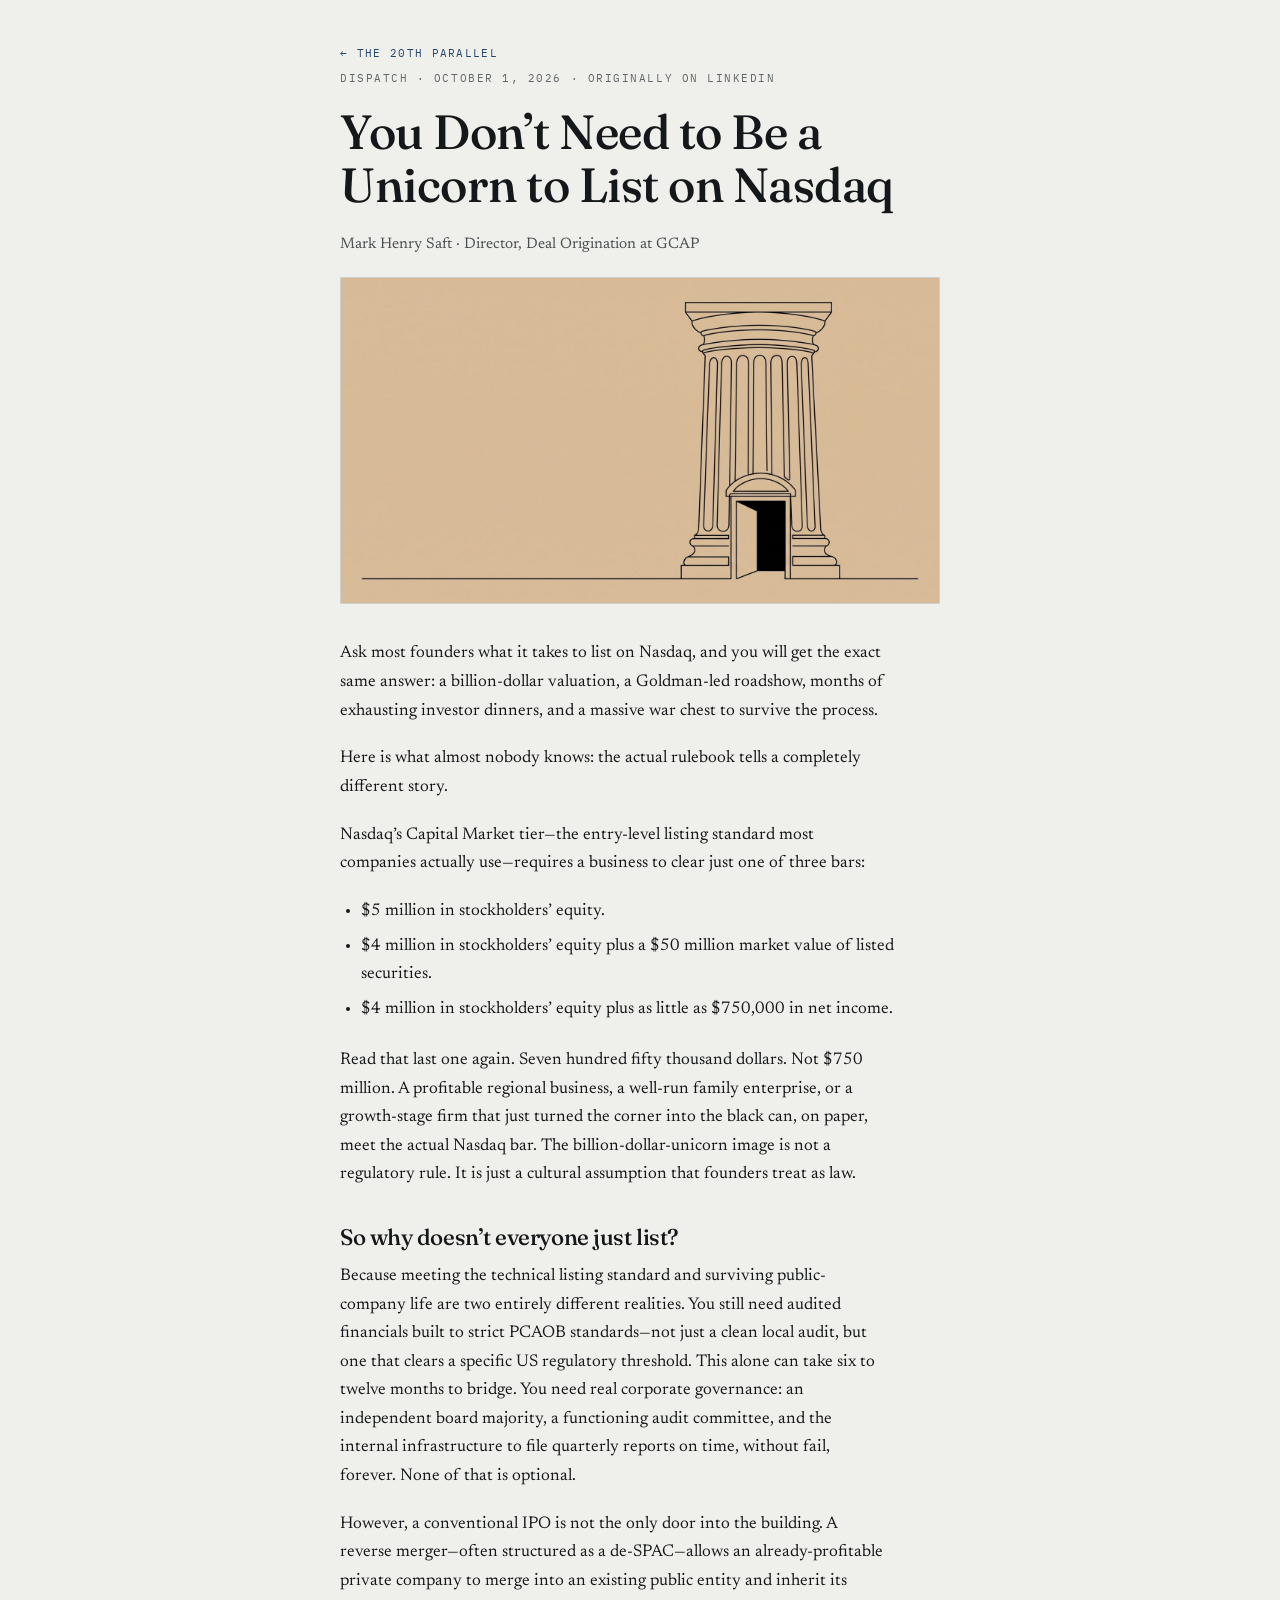
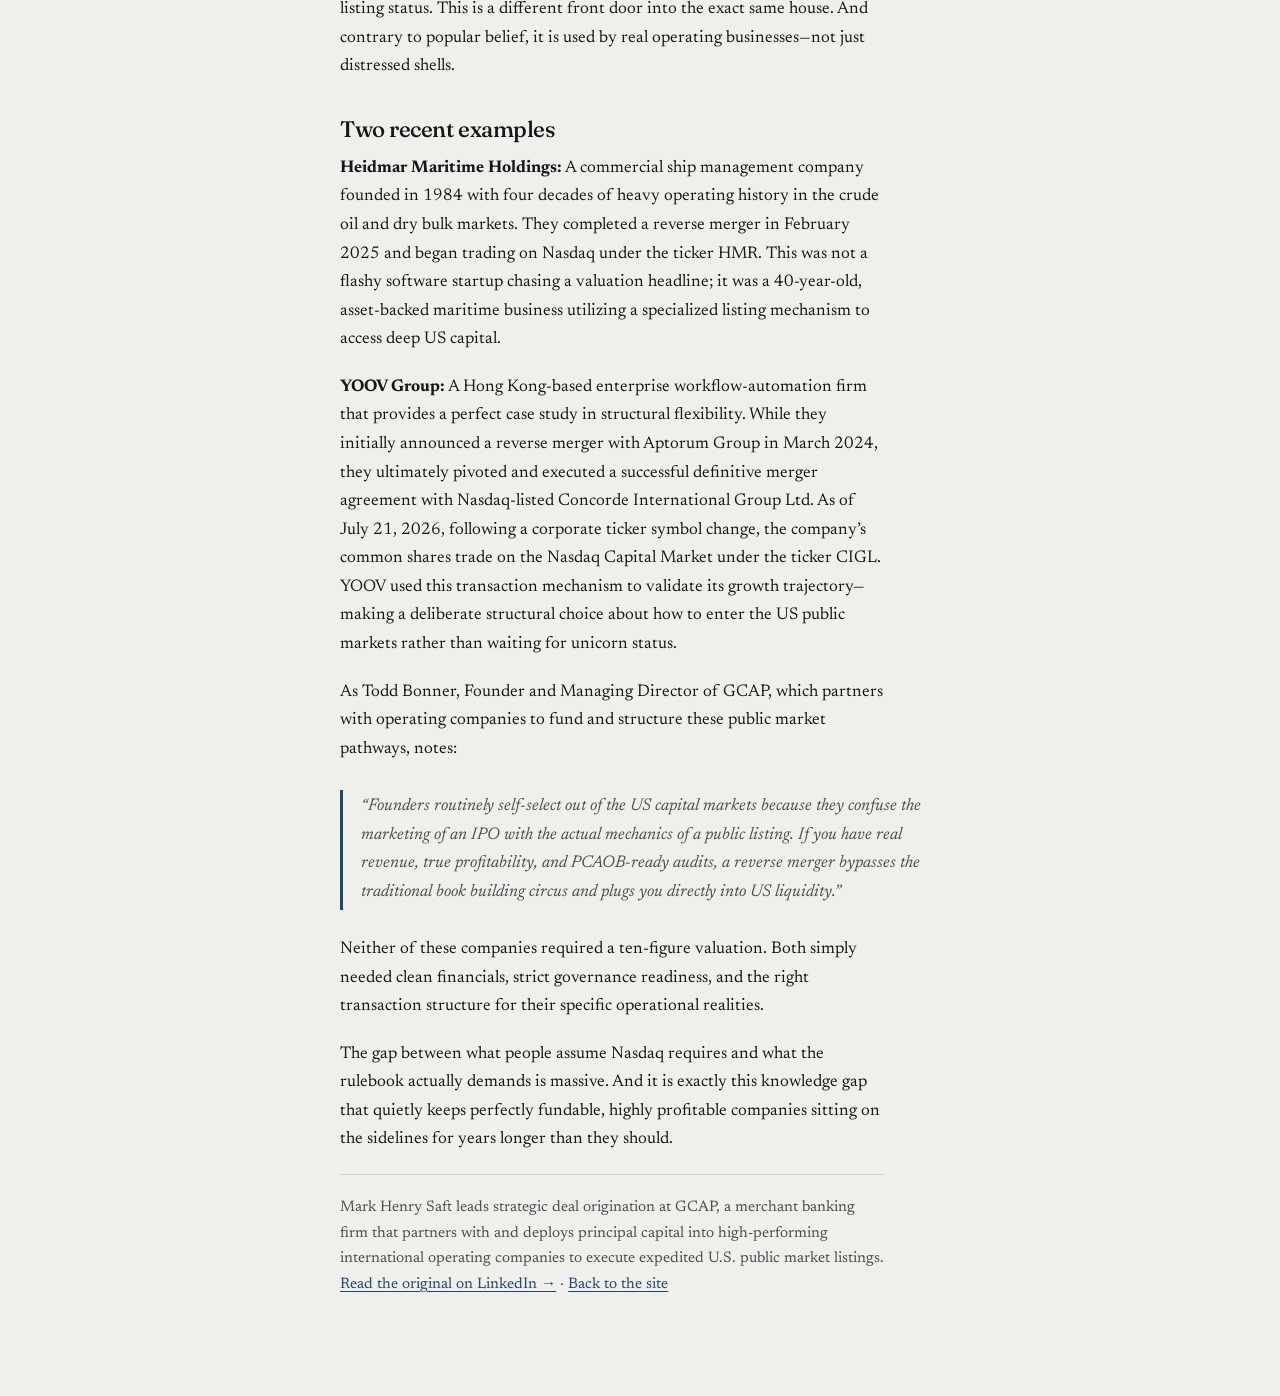
<file: writing/unicorn-nasdaq.html>
<!doctype html>
<html lang="en">
<head>
<meta charset="utf-8">
<meta name="viewport" content="width=device-width, initial-scale=1, viewport-fit=cover">
<title>You Don&rsquo;t Need to Be a Unicorn to List on Nasdaq &middot; The 20th Parallel</title>
<meta name="description" content="Nasdaq&rsquo;s Capital Market tier asks for far less than a unicorn valuation. What the rulebook requires, why founders self-select out, and how a reverse merger is a different front door.">
<link rel="canonical" href="https://marcus-henri.github.io/twentieth-parallel/writing/unicorn-nasdaq.html">
<meta property="og:title" content="You Don&rsquo;t Need to Be a Unicorn to List on Nasdaq">
<meta property="og:description" content="The billion-dollar-unicorn image is not a regulatory rule. What Nasdaq&rsquo;s Capital Market tier actually requires.">
<meta property="og:type" content="article">
<meta property="og:url" content="https://marcus-henri.github.io/twentieth-parallel/writing/unicorn-nasdaq.html">
<meta property="og:image" content="https://marcus-henri.github.io/twentieth-parallel/images/unicorn-nasdaq.jpg">
<meta name="twitter:card" content="summary_large_image">
<meta name="twitter:site" content="@markhenrysaft">
<link rel="icon" href="../images/favicon.svg" type="image/svg+xml">
<link rel="preconnect" href="https://fonts.googleapis.com">
<link rel="preconnect" href="https://fonts.gstatic.com" crossorigin>
<link rel="stylesheet" href="https://fonts.googleapis.com/css2?family=Fraunces:opsz,wght@9..144,400..700&amp;family=Newsreader:opsz,wght@6..72,300..600&amp;family=IBM+Plex+Mono:wght@400;500&amp;display=swap">
<link rel="stylesheet" href="../assets/style.css">
<style>
  .art{ max-width: 40rem; margin: 0 auto; padding: 2.5rem var(--gutter) 5rem; }
  .art-back{ font-family: var(--mono); font-size: 0.6875rem; letter-spacing: 0.12em; text-transform: uppercase; text-decoration: none; }
  .art-kicker{ margin: 2.5rem 0 0.75rem; font-family: var(--mono); font-size: 0.6875rem; letter-spacing: 0.14em; text-transform: uppercase; color: var(--ink-3); }
  .art h1{ font-family: var(--display); font-weight: 500; font-size: clamp(2rem, 6vw, 3rem); line-height: 1.1; margin: 0 0 1.25rem; letter-spacing: -0.01em; }
  .art-by{ margin: 0 0 2rem; color: var(--ink-2); font-size: 0.95rem; }
  .art-hero{ margin: 0 0 2.25rem; }
  .art-hero img{ display: block; width: 100%; height: auto; border: 1px solid var(--rule); }
  .art p{ margin: 0 0 1.2rem; }
  .art ul{ margin: 0 0 1.4rem; padding-left: 1.3rem; }
  .art li{ margin-bottom: 0.4rem; }
  .art h2{ font-family: var(--display); font-weight: 500; font-size: 1.4rem; margin: 2.2rem 0 0.8rem; }
  .art blockquote{ margin: 1.6rem 0; padding: 0.2rem 0 0.2rem 1.1rem; border-left: 3px solid var(--accent); font-style: italic; color: var(--ink-2); }
  .art-end{ margin-top: 2.5rem; padding-top: 1.25rem; border-top: 1px solid var(--rule); font-size: 0.95rem; color: var(--ink-2); }
</style>
</head>
<body>
<main class="art">
  <a class="art-back" href="../index.html#dispatches">&larr; The 20th Parallel</a>
  <p class="art-kicker">Dispatch &middot; October 1, 2026 &middot; Originally on LinkedIn</p>
  <h1>You Don&rsquo;t Need to Be a Unicorn to List on Nasdaq</h1>
  <p class="art-by">Mark Henry Saft &middot; Director, Deal Origination at GCAP</p>
  <figure class="art-hero"><img src="../images/unicorn-nasdaq.jpg" width="1600" height="872" alt="Line drawing of a classical fluted column with an open door at its base."></figure>

  <p>Ask most founders what it takes to list on Nasdaq, and you will get the exact same answer: a billion-dollar valuation, a Goldman-led roadshow, months of exhausting investor dinners, and a massive war chest to survive the process.</p>
  <p>Here is what almost nobody knows: the actual rulebook tells a completely different story.</p>
  <p>Nasdaq&rsquo;s Capital Market tier&mdash;the entry-level listing standard most companies actually use&mdash;requires a business to clear just one of three bars:</p>
  <ul>
    <li>$5 million in stockholders&rsquo; equity.</li>
    <li>$4 million in stockholders&rsquo; equity plus a $50 million market value of listed securities.</li>
    <li>$4 million in stockholders&rsquo; equity plus as little as $750,000 in net income.</li>
  </ul>
  <p>Read that last one again. Seven hundred fifty thousand dollars. Not $750 million. A profitable regional business, a well-run family enterprise, or a growth-stage firm that just turned the corner into the black can, on paper, meet the actual Nasdaq bar. The billion-dollar-unicorn image is not a regulatory rule. It is just a cultural assumption that founders treat as law.</p>

  <h2>So why doesn&rsquo;t everyone just list?</h2>
  <p>Because meeting the technical listing standard and surviving public-company life are two entirely different realities. You still need audited financials built to strict PCAOB standards&mdash;not just a clean local audit, but one that clears a specific US regulatory threshold. This alone can take six to twelve months to bridge. You need real corporate governance: an independent board majority, a functioning audit committee, and the internal infrastructure to file quarterly reports on time, without fail, forever. None of that is optional.</p>
  <p>However, a conventional IPO is not the only door into the building. A reverse merger&mdash;often structured as a de-SPAC&mdash;allows an already-profitable private company to merge into an existing public entity and inherit its listing status. This is a different front door into the exact same house. And contrary to popular belief, it is used by real operating businesses&mdash;not just distressed shells.</p>

  <h2>Two recent examples</h2>
  <p><strong>Heidmar Maritime Holdings:</strong> A commercial ship management company founded in 1984 with four decades of heavy operating history in the crude oil and dry bulk markets. They completed a reverse merger in February 2025 and began trading on Nasdaq under the ticker HMR. This was not a flashy software startup chasing a valuation headline; it was a 40-year-old, asset-backed maritime business utilizing a specialized listing mechanism to access deep US capital.</p>
  <p><strong>YOOV Group:</strong> A Hong Kong-based enterprise workflow-automation firm that provides a perfect case study in structural flexibility. While they initially announced a reverse merger with Aptorum Group in March 2024, they ultimately pivoted and executed a successful definitive merger agreement with Nasdaq-listed Concorde International Group Ltd. As of July 21, 2026, following a corporate ticker symbol change, the company&rsquo;s common shares trade on the Nasdaq Capital Market under the ticker CIGL. YOOV used this transaction mechanism to validate its growth trajectory&mdash;making a deliberate structural choice about how to enter the US public markets rather than waiting for unicorn status.</p>
  <p>As Todd Bonner, Founder and Managing Director of GCAP, which partners with operating companies to fund and structure these public market pathways, notes:</p>
  <blockquote>&ldquo;Founders routinely self-select out of the US capital markets because they confuse the marketing of an IPO with the actual mechanics of a public listing. If you have real revenue, true profitability, and PCAOB-ready audits, a reverse merger bypasses the traditional book building circus and plugs you directly into US liquidity.&rdquo;</blockquote>
  <p>Neither of these companies required a ten-figure valuation. Both simply needed clean financials, strict governance readiness, and the right transaction structure for their specific operational realities.</p>
  <p>The gap between what people assume Nasdaq requires and what the rulebook actually demands is massive. And it is exactly this knowledge gap that quietly keeps perfectly fundable, highly profitable companies sitting on the sidelines for years longer than they should.</p>

  <p class="art-end">Mark Henry Saft leads strategic deal origination at GCAP, a merchant banking firm that partners with and deploys principal capital into high-performing international operating companies to execute expedited U.S. public market listings.<br>
  <a href="https://www.linkedin.com/pulse/you-dont-need-unicorn-list-nasdaq-mark-henry-saft--g6r3c/" target="_blank" rel="noopener">Read the original on LinkedIn &rarr;</a> &middot; <a href="../index.html#dispatches">Back to the site</a></p>
</main>
</body>
</html>
</file>
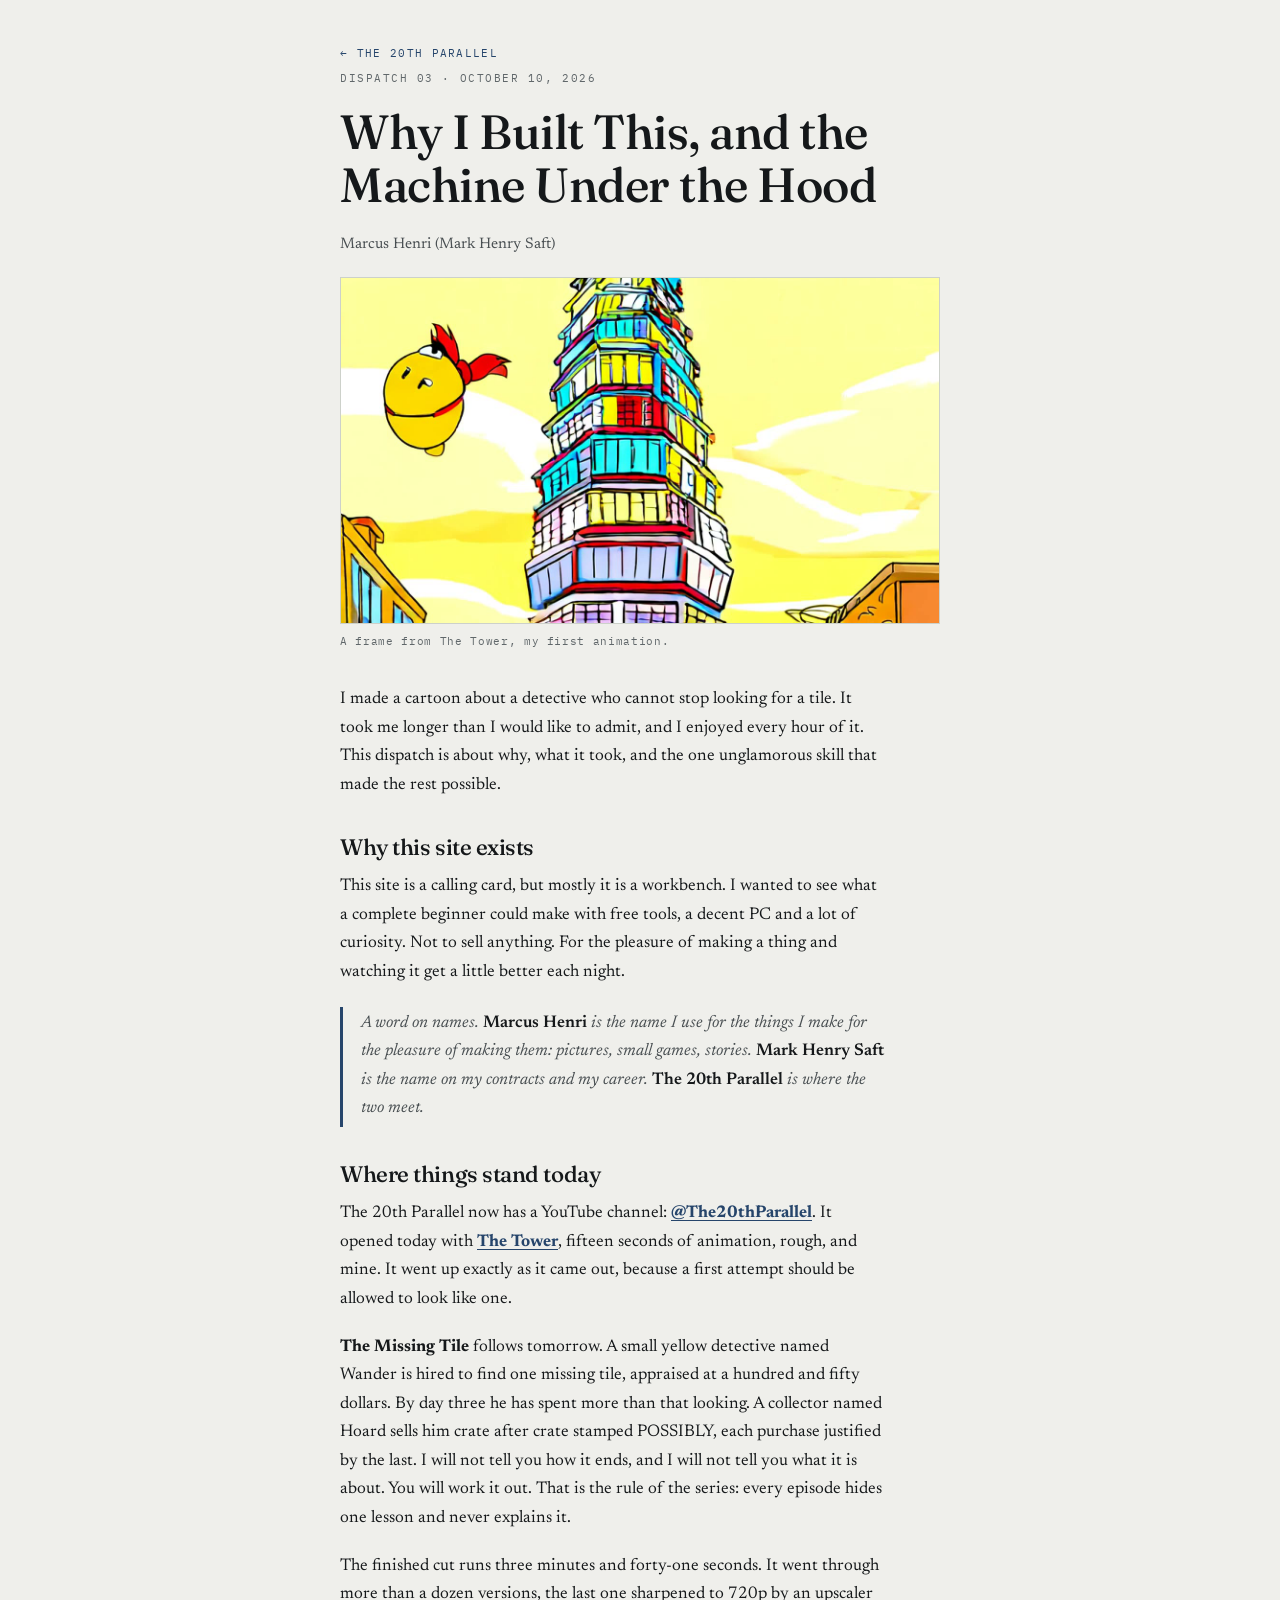
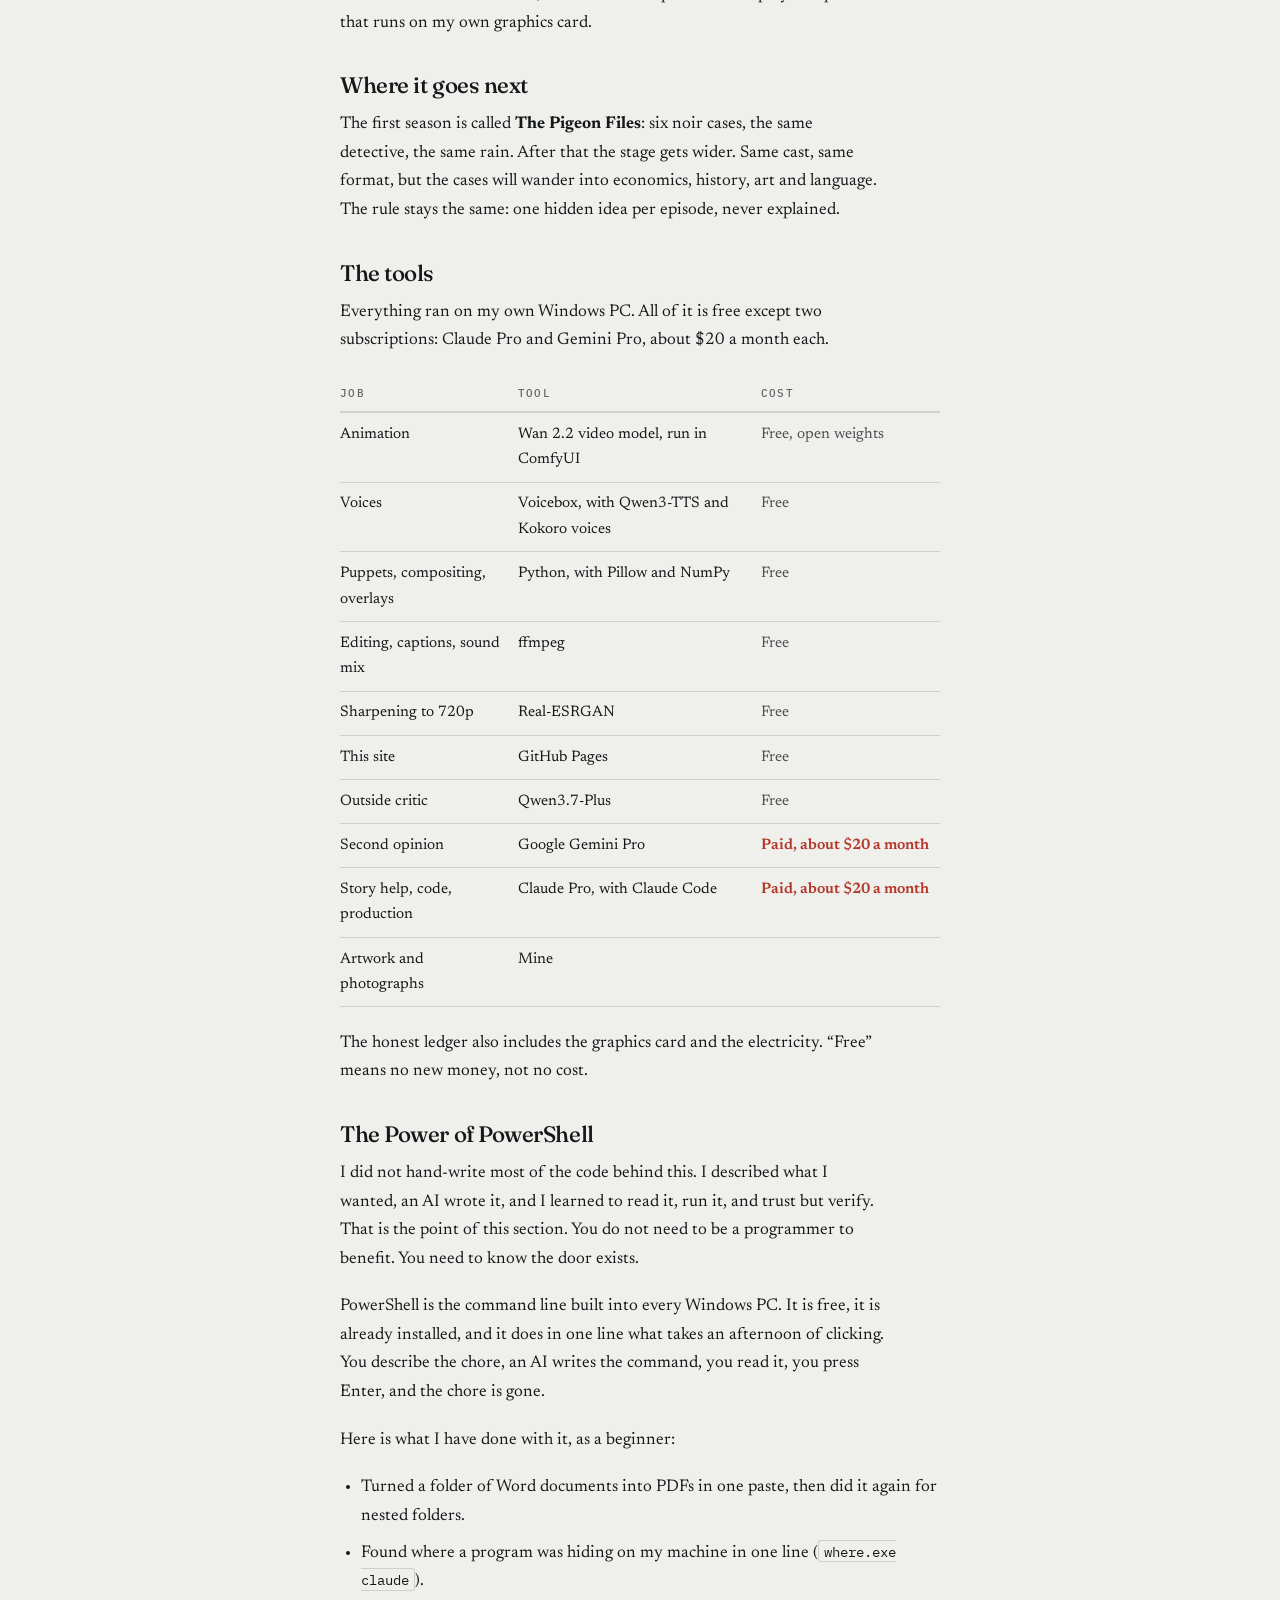
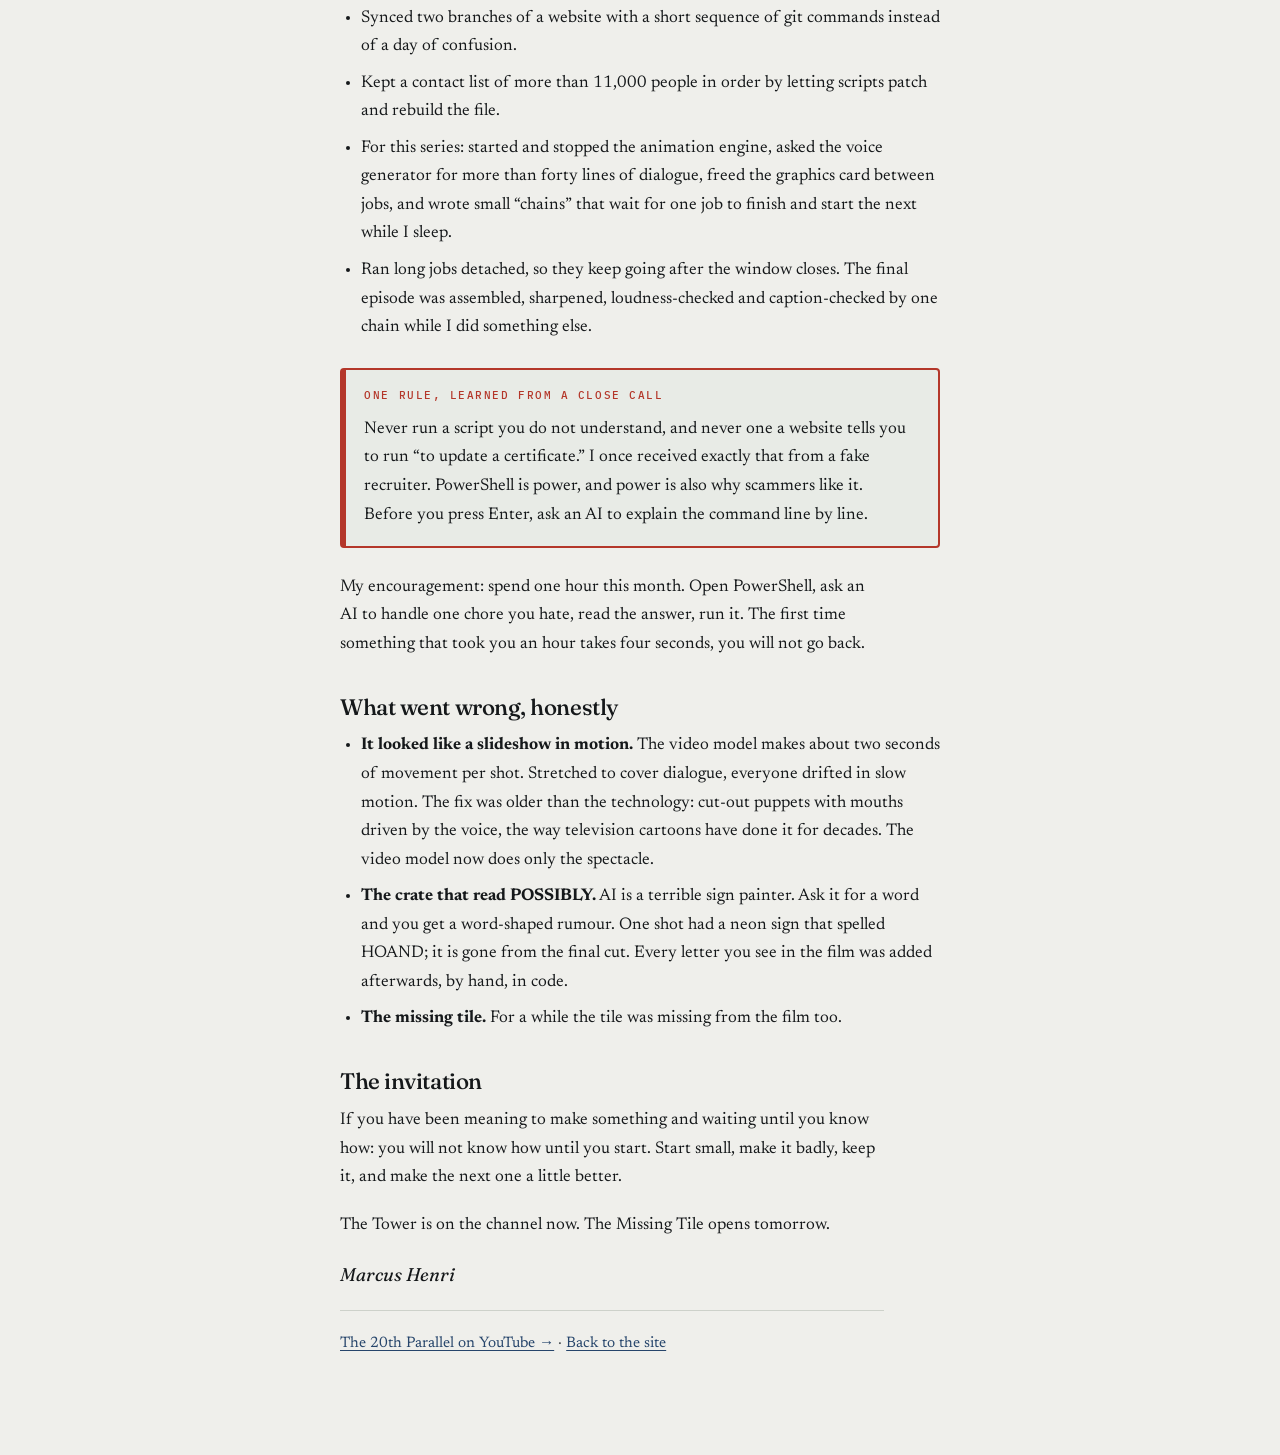
<file: writing/why-i-built-this.html>
<!doctype html>
<html lang="en">
<head>
<meta charset="utf-8">
<meta name="viewport" content="width=device-width, initial-scale=1, viewport-fit=cover">
<title>Why I Built This, and the Machine Under the Hood &middot; The 20th Parallel</title>
<meta name="description" content="Dispatch 03: why The 20th Parallel exists, the free tools behind its first cartoon, the power of PowerShell, and what went wrong along the way.">
<link rel="canonical" href="https://marcus-henri.github.io/twentieth-parallel/writing/why-i-built-this.html">
<meta property="og:title" content="Why I Built This, and the Machine Under the Hood">
<meta property="og:description" content="Dispatch 03: a complete beginner, free tools, a decent PC and a lot of curiosity. What it took to make The 20th Parallel&rsquo;s first cartoon.">
<meta property="og:type" content="article">
<meta property="og:url" content="https://marcus-henri.github.io/twentieth-parallel/writing/why-i-built-this.html">
<meta property="og:image" content="https://marcus-henri.github.io/twentieth-parallel/images/my-first-animation.jpg">
<meta name="twitter:card" content="summary_large_image">
<meta name="twitter:site" content="@markhenrysaft">
<link rel="icon" href="../images/favicon.svg" type="image/svg+xml">
<link rel="preconnect" href="https://fonts.googleapis.com">
<link rel="preconnect" href="https://fonts.gstatic.com" crossorigin>
<link rel="stylesheet" href="https://fonts.googleapis.com/css2?family=Fraunces:opsz,wght@9..144,400..700&amp;family=Newsreader:opsz,wght@6..72,300..600&amp;family=IBM+Plex+Mono:wght@400;500&amp;display=swap">
<link rel="stylesheet" href="../assets/style.css">
<style>
  .art{ max-width: 40rem; margin: 0 auto; padding: 2.5rem var(--gutter) 5rem; }
  .art-back{ font-family: var(--mono); font-size: 0.6875rem; letter-spacing: 0.12em; text-transform: uppercase; text-decoration: none; }
  .art-kicker{ margin: 2.5rem 0 0.75rem; font-family: var(--mono); font-size: 0.6875rem; letter-spacing: 0.14em; text-transform: uppercase; color: var(--ink-3); }
  .art h1{ font-family: var(--display); font-weight: 500; font-size: clamp(2rem, 6vw, 3rem); line-height: 1.1; margin: 0 0 1.25rem; letter-spacing: -0.01em; }
  .art-by{ margin: 0 0 2rem; color: var(--ink-2); font-size: 0.95rem; }
  .art-hero{ margin: 0 0 2.25rem; }
  .art-hero img{ display: block; width: 100%; height: auto; border: 1px solid var(--rule); }
  .art-hero figcaption{ margin-top: 0.5rem; font-family: var(--mono); font-size: 0.6875rem; letter-spacing: 0.06em; color: var(--ink-3); }
  .art p{ margin: 0 0 1.2rem; }
  .art ul{ margin: 0 0 1.4rem; padding-left: 1.3rem; }
  .art li{ margin-bottom: 0.5rem; }
  .art h2{ font-family: var(--display); font-weight: 500; font-size: 1.4rem; margin: 2.2rem 0 0.8rem; }
  .art code{ font-family: var(--mono); font-size: 0.85em; padding: 0.05em 0.35em; border: 1px solid var(--rule); border-radius: 3px; }
  .art-names{ margin: 1.6rem 0; padding: 0.2rem 0 0.2rem 1.1rem; border-left: 3px solid var(--accent); font-style: italic; color: var(--ink-2); }
  .art-names strong{ font-style: normal; font-weight: 600; color: var(--ink); }
  .tools-wrap{ margin: 0 0 1.4rem; overflow-x: auto; }
  .tools{ width: 100%; border-collapse: collapse; font-size: 0.95rem; }
  .tools th, .tools td{ text-align: left; vertical-align: top; padding: 0.55rem 0.7rem 0.55rem 0; border-bottom: 1px solid var(--rule); }
  .tools th{ font-family: var(--mono); font-size: 0.6875rem; letter-spacing: 0.12em; text-transform: uppercase; font-weight: 500; color: var(--ink-3); border-bottom-width: 2px; }
  .tools td:last-child{ white-space: nowrap; color: var(--ink-2); }
  @media (max-width: 560px){ .tools{ font-size: 0.85rem; } .tools td:last-child{ white-space: normal; } .tools th, .tools td{ padding-right: 0.5rem; } }
  .tools td.paid{ color: var(--seal); font-weight: 600; }
  .warn{ margin: 1.6rem 0; padding: 1rem 1.15rem; border: 2px solid var(--seal); border-left-width: 6px; border-radius: 4px; background: var(--ground-tint); }
  .warn p{ margin: 0 0 0.7rem; }
  .warn p:last-child{ margin-bottom: 0; }
  .warn-label{ font-family: var(--mono); font-size: 0.6875rem; letter-spacing: 0.14em; text-transform: uppercase; color: var(--seal); font-weight: 500; }
  .art-sign{ font-family: var(--display); font-style: italic; font-size: 1.15rem; margin-top: 1.8rem; }
  .art-end{ margin-top: 2.5rem; padding-top: 1.25rem; border-top: 1px solid var(--rule); font-size: 0.95rem; color: var(--ink-2); }
</style>
</head>
<body>
<main class="art">
  <a class="art-back" href="../index.html#dispatches">&larr; The 20th Parallel</a>
  <p class="art-kicker">Dispatch 03 &middot; October 10, 2026</p>
  <h1>Why I Built This, and the Machine Under the Hood</h1>
  <p class="art-by">Marcus Henri (Mark Henry Saft)</p>
  <figure class="art-hero">
    <img src="../images/my-first-animation.jpg" width="1248" height="720" alt="A round yellow cartoon detective in a red scarf floats beside a tall, brightly painted tower against a pale yellow sky.">
    <figcaption>A frame from The Tower, my first animation.</figcaption>
  </figure>

  <p>I made a cartoon about a detective who cannot stop looking for a tile. It took me longer than I would like to admit, and I enjoyed every hour of it. This dispatch is about why, what it took, and the one unglamorous skill that made the rest possible.</p>

  <h2>Why this site exists</h2>
  <p>This site is a calling card, but mostly it is a workbench. I wanted to see what a complete beginner could make with free tools, a decent PC and a lot of curiosity. Not to sell anything. For the pleasure of making a thing and watching it get a little better each night.</p>
  <p class="art-names">A word on names. <strong>Marcus Henri</strong> is the name I use for the things I make for the pleasure of making them: pictures, small games, stories. <strong>Mark Henry Saft</strong> is the name on my contracts and my career. <strong>The 20th Parallel</strong> is where the two meet.</p>

  <h2>Where things stand today</h2>
  <p>The 20th Parallel now has a YouTube channel: <a href="https://www.youtube.com/@The20thParallel" target="_blank" rel="noopener"><strong>@The20thParallel</strong></a>. It opened today with <a href="https://youtube.com/shorts/6NSPqlmqkI8" target="_blank" rel="noopener"><strong>The Tower</strong></a>, fifteen seconds of animation, rough, and mine. It went up exactly as it came out, because a first attempt should be allowed to look like one.</p>
  <p><strong>The Missing Tile</strong> follows tomorrow. A small yellow detective named Wander is hired to find one missing tile, appraised at a hundred and fifty dollars. By day three he has spent more than that looking. A collector named Hoard sells him crate after crate stamped POSSIBLY, each purchase justified by the last. I will not tell you how it ends, and I will not tell you what it is about. You will work it out. That is the rule of the series: every episode hides one lesson and never explains it.</p>
  <p>The finished cut runs three minutes and forty-one seconds. It went through more than a dozen versions, the last one sharpened to 720p by an upscaler that runs on my own graphics card.</p>

  <h2>Where it goes next</h2>
  <p>The first season is called <strong>The Pigeon Files</strong>: six noir cases, the same detective, the same rain. After that the stage gets wider. Same cast, same format, but the cases will wander into economics, history, art and language. The rule stays the same: one hidden idea per episode, never explained.</p>

  <h2>The tools</h2>
  <p>Everything ran on my own Windows PC. All of it is free except two subscriptions: Claude Pro and Gemini Pro, about $20 a month each.</p>
  <div class="tools-wrap">
    <table class="tools">
      <thead><tr><th scope="col">Job</th><th scope="col">Tool</th><th scope="col">Cost</th></tr></thead>
      <tbody>
        <tr><td>Animation</td><td>Wan 2.2 video model, run in ComfyUI</td><td>Free, open weights</td></tr>
        <tr><td>Voices</td><td>Voicebox, with Qwen3-TTS and Kokoro voices</td><td>Free</td></tr>
        <tr><td>Puppets, compositing, overlays</td><td>Python, with Pillow and NumPy</td><td>Free</td></tr>
        <tr><td>Editing, captions, sound mix</td><td>ffmpeg</td><td>Free</td></tr>
        <tr><td>Sharpening to 720p</td><td>Real-ESRGAN</td><td>Free</td></tr>
        <tr><td>This site</td><td>GitHub Pages</td><td>Free</td></tr>
        <tr><td>Outside critic</td><td>Qwen3.7-Plus</td><td>Free</td></tr>
        <tr><td>Second opinion</td><td>Google Gemini Pro</td><td class="paid">Paid, about $20 a month</td></tr>
        <tr><td>Story help, code, production</td><td>Claude Pro, with Claude Code</td><td class="paid">Paid, about $20 a month</td></tr>
        <tr><td>Artwork and photographs</td><td>Mine</td><td></td></tr>
      </tbody>
    </table>
  </div>
  <p>The honest ledger also includes the graphics card and the electricity. &ldquo;Free&rdquo; means no new money, not no cost.</p>

  <h2>The Power of PowerShell</h2>
  <p>I did not hand-write most of the code behind this. I described what I wanted, an AI wrote it, and I learned to read it, run it, and trust but verify. That is the point of this section. You do not need to be a programmer to benefit. You need to know the door exists.</p>
  <p>PowerShell is the command line built into every Windows PC. It is free, it is already installed, and it does in one line what takes an afternoon of clicking. You describe the chore, an AI writes the command, you read it, you press Enter, and the chore is gone.</p>
  <p>Here is what I have done with it, as a beginner:</p>
  <ul>
    <li>Turned a folder of Word documents into PDFs in one paste, then did it again for nested folders.</li>
    <li>Found where a program was hiding on my machine in one line (<code>where.exe claude</code>).</li>
    <li>Synced two branches of a website with a short sequence of git commands instead of a day of confusion.</li>
    <li>Kept a contact list of more than 11,000 people in order by letting scripts patch and rebuild the file.</li>
    <li>For this series: started and stopped the animation engine, asked the voice generator for more than forty lines of dialogue, freed the graphics card between jobs, and wrote small &ldquo;chains&rdquo; that wait for one job to finish and start the next while I sleep.</li>
    <li>Ran long jobs detached, so they keep going after the window closes. The final episode was assembled, sharpened, loudness-checked and caption-checked by one chain while I did something else.</li>
  </ul>
  <aside class="warn" aria-label="A safety warning">
    <p class="warn-label">One rule, learned from a close call</p>
    <p>Never run a script you do not understand, and never one a website tells you to run &ldquo;to update a certificate.&rdquo; I once received exactly that from a fake recruiter. PowerShell is power, and power is also why scammers like it. Before you press Enter, ask an AI to explain the command line by line.</p>
  </aside>
  <p>My encouragement: spend one hour this month. Open PowerShell, ask an AI to handle one chore you hate, read the answer, run it. The first time something that took you an hour takes four seconds, you will not go back.</p>

  <h2>What went wrong, honestly</h2>
  <ul>
    <li><strong>It looked like a slideshow in motion.</strong> The video model makes about two seconds of movement per shot. Stretched to cover dialogue, everyone drifted in slow motion. The fix was older than the technology: cut-out puppets with mouths driven by the voice, the way television cartoons have done it for decades. The video model now does only the spectacle.</li>
    <li><strong>The crate that read POSSIBLY.</strong> AI is a terrible sign painter. Ask it for a word and you get a word-shaped rumour. One shot had a neon sign that spelled HOAND; it is gone from the final cut. Every letter you see in the film was added afterwards, by hand, in code.</li>
    <li><strong>The missing tile.</strong> For a while the tile was missing from the film too.</li>
  </ul>

  <h2>The invitation</h2>
  <p>If you have been meaning to make something and waiting until you know how: you will not know how until you start. Start small, make it badly, keep it, and make the next one a little better.</p>
  <p>The Tower is on the channel now. The Missing Tile opens tomorrow.</p>
  <p class="art-sign">Marcus Henri</p>

  <p class="art-end"><a href="https://www.youtube.com/@The20thParallel" target="_blank" rel="noopener">The 20th Parallel on YouTube &rarr;</a> &middot; <a href="../index.html#dispatches">Back to the site</a></p>
</main>
</body>
</html>
</file>
<file: assets/style.css>
/* base reset (the artifact host used to supply this) */
*, *::before, *::after { box-sizing: border-box; }
html { -webkit-text-size-adjust: 100%; }
:root { color-scheme: light dark; padding-top: env(safe-area-inset-top, 0px); padding-bottom: env(safe-area-inset-bottom, 0px); }
body { margin: 0; }
img { max-width: 100%; }
[hidden] { display: none !important; }

/* ============ tokens: light ============ */
  :root{
    --ground:      #EFEFEB;
    --ground-2:    #E5E7E1;
    --ground-tint: #E8EBE6;
    --ink:         #15181A;
    --ink-2:       #494F52;
    --ink-3:       #60676A; /* was #757C7E: 3.4-3.7:1; now 4.6:1+ on all grounds */
    --rule:        #CDD1CA;
    --rule-soft:   #DCDFD8;

    /* section accents — one desaturated ink-family hue per section */
    --indigo:   #26456B;
    --celadon:  #2E6B63;
    --brass:    #86601F; /* was #9A6E28: 3.6:1 as text */
    --seal:     #B4372A;
    --plum:     #5E3A56;
    --moss:     #55683A;
    --clay:     #9C5230;
  --sepia:    #7A5C3A;

    --accent:   var(--indigo);
    --focus:    #26456B;

    --display: "Fraunces", "Hoefler Text", Georgia, serif;
    --body:    "Newsreader", "Iowan Old Style", Georgia, serif;
    --mono:    "IBM Plex Mono", ui-monospace, "SF Mono", Menlo, monospace;

    --measure: 34rem;
    --gutter: 1.25rem;
  }
  @media (prefers-color-scheme: dark){
    :root:not([data-theme="light"]){
      --ground:      #121517;
      --ground-2:    #191D20;
      --ground-tint: #171C1E;
      --ink:         #E8E7E1;
      --ink-2:       #A9AEAF;
      --ink-3:       #8A9193;
      --rule:        #2C3236;
      --rule-soft:   #222729;

      --indigo:   #8FB2D8;
      --celadon:  #6FBFAE;
      --brass:    #D9AA5B;
      --seal:     #E1705C;
      --plum:     #C18FB4;
    --moss:     #A8BE7E;
    --clay:     #E0A07C;
  --sepia:    #C9A87C;
      --moss:     #A8BE7E;
      --clay:     #E0A07C;
  --sepia:    #C9A87C;

      --accent:   var(--indigo);
      --focus:    #8FB2D8;
    }
  }
  :root[data-theme="dark"]{
    --ground:      #121517;
    --ground-2:    #191D20;
    --ground-tint: #171C1E;
    --ink:         #E8E7E1;
    --ink-2:       #A9AEAF;
    --ink-3:       #8A9193;
    --rule:        #2C3236;
    --rule-soft:   #222729;

    --indigo:   #8FB2D8;
    --celadon:  #6FBFAE;
    --brass:    #D9AA5B;
    --seal:     #E1705C;
    --plum:     #C18FB4;

    --accent:   var(--indigo);
    --focus:    #8FB2D8;
  }

  *{ box-sizing: border-box; }

  body{
    background: var(--ground);
    color: var(--ink);
    font-family: var(--body);
    font-size: 1.0625rem;
    line-height: 1.68;
    font-optical-sizing: auto;
    -webkit-font-smoothing: antialiased;
    margin: 0;
  }

  a{ color: var(--accent); text-decoration-thickness: 1px; text-underline-offset: 0.18em; }
  a:hover{ color: var(--seal); }
  :focus-visible{ outline: 2px solid var(--focus); outline-offset: 3px; border-radius: 2px; }

  /* ============ shell ============ */
  .shell{
    display: grid;
    grid-template-columns: minmax(0,1fr);
    max-width: 70rem;
    margin: 0 auto;
    padding-inline: var(--gutter);
  }

  /* ============ rail ============ */
  .rail{
    position: sticky;
    top: env(safe-area-inset-top, 0px);
    z-index: 20;
    background: color-mix(in srgb, var(--ground) 92%, transparent);
    backdrop-filter: blur(8px);
    border-bottom: 1px solid var(--rule-soft);
    margin-inline: calc(var(--gutter) * -1);
    padding: 0.6rem var(--gutter);
  }
  .rail-mark{ display: none; }
  .nav{
    display: flex; gap: 1.1rem;
    overflow-x: auto; scrollbar-width: none;
    list-style: none; margin: 0; padding: 0;
  }
  .nav::-webkit-scrollbar{ display: none; }
  .nav a{
    font-family: var(--mono); font-size: 0.75rem;
    letter-spacing: 0.14em; text-transform: uppercase;
    color: var(--ink-3); text-decoration: none; white-space: nowrap;
    display: inline-flex; align-items: center; gap: 0.45rem;
    padding-block: 0.25rem;
  }
  .nav a::before{
    content: ""; width: 6px; height: 6px; flex: none;
    background: transparent; border: 1px solid transparent;
    transition: background 180ms ease, border-color 180ms ease;
  }
  .nav a:hover{ color: var(--ink); }
  .nav a[aria-current="true"]{ color: var(--ink); }
  .nav a[aria-current="true"]::before{ background: var(--nav-dot, var(--accent)); border-color: var(--nav-dot, var(--accent)); }
  .nav li:nth-child(1) a{ --nav-dot: var(--celadon); }
  .nav li:nth-child(2) a{ --nav-dot: var(--brass); }
  .nav li:nth-child(3) a{ --nav-dot: var(--indigo); }
  .nav li:nth-child(4) a{ --nav-dot: var(--moss); }
  .nav li:nth-child(5) a{ --nav-dot: var(--clay); }
  .nav li:nth-child(6) a{ --nav-dot: var(--celadon); }
  .nav li:nth-child(7) a{ --nav-dot: var(--sepia); }
  .nav li:nth-child(8) a{ --nav-dot: var(--seal); }
  .nav li:nth-child(9) a{ --nav-dot: var(--brass); }
  .nav li:nth-child(10) a{ --nav-dot: var(--plum); }

  @media (min-width: 64rem){
    .shell{ grid-template-columns: 13rem minmax(0,1fr); gap: 3.5rem; }
    .rail{
      top: calc(env(safe-area-inset-top, 0px) + 3rem);
      align-self: start; background: none; backdrop-filter: none;
      border: 0; margin: 0; padding: 0; grid-row: 1 / span 2;
    }
    .rail-mark{
      display: block; font-family: var(--display);
      font-size: 1.0625rem; line-height: 1.25; letter-spacing: -0.01em;
      margin-bottom: 1.4rem; color: var(--ink);
    }
    .rail-mark span{
      display:block; color: var(--ink-3); font-family: var(--mono);
      font-size:0.75rem; letter-spacing:0.16em; text-transform:uppercase; margin-top:0.4rem;
    }
    .nav{ flex-direction: column; gap: 0.62rem; overflow: visible; }
    .main{ grid-column: 2; }
  }

  /* ============ masthead ============ */
  .masthead{
    display: grid;
    grid-template-columns: minmax(0,1fr);
    gap: 2rem;
    padding-block: 3rem 2.5rem;
    border-bottom: 1px solid var(--rule);
  }
  @media (min-width: 48rem){
    .masthead{ grid-template-columns: minmax(0,1fr) 14rem; gap: 3.5rem; align-items: end; padding-block: 5rem 3.25rem; }
  }

  .eyebrow{
    font-family: var(--mono); font-size: 0.75rem;
    letter-spacing: 0.18em; text-transform: uppercase;
    color: var(--ink-3); margin: 0 0 1.1rem;
    display: flex; align-items: center; gap: 0.6rem; flex-wrap: wrap;
  }
  .eyebrow i{ width: 1.75rem; height: 1px; background: var(--celadon); display:inline-block; font-style: normal; }

  .title{
    font-family: var(--display); font-weight: 400;
    font-size: clamp(2.75rem, 9.5vw, 5rem);
    line-height: 0.98; letter-spacing: -0.028em;
    margin: 0; text-wrap: balance;
  }
  .title em{ font-style: italic; color: var(--indigo); }

  .standfirst{
    max-width: var(--measure); margin: 1.5rem 0 0;
    font-size: 1.125rem; color: var(--ink-2);
  }
  .standfirst strong{ color: var(--ink); font-weight: 600; }

  .coords{
    display: flex; flex-wrap: wrap; align-items: center;
    gap: 0.5rem 1.25rem; margin-top: 1.8rem;
    font-family: var(--mono); font-size: 0.75rem;
    letter-spacing: 0.1em; text-transform: uppercase; color: var(--ink-3);
  }
  .coords b{ color: var(--ink-2); font-weight: 500; }
  .coords span{ display:inline-flex; align-items:center; gap:0.45rem; }
  .coords span::before{ content:""; width:4px; height:4px; border-radius:50%; background: var(--dot, var(--brass)); }
  .coords span:nth-child(2){ --dot: var(--brass); }
  .coords span:nth-child(3){ --dot: var(--indigo); }
  .coords span:nth-child(4){ --dot: var(--seal); }

  /* ============ image slots ============ */
  .band{ margin: 0; }
  .band img{ display: block; width: 100%; height: auto; }

  .gallery{ column-count: 1; column-gap: 1rem; }
  @media (min-width: 34rem){ .gallery{ column-count: 2; } }
  @media (min-width: 64rem){ .gallery{ column-count: 3; } }
  .gallery figure{
    margin: 0 0 1.5rem;
    -webkit-column-break-inside: avoid;
    break-inside: avoid;
    display: block;
  }
  .gallery img{
    display: block; width: 100%; height: auto;
    border: 1px solid var(--rule-soft);
  }

  .portrait{ margin: 0; position: relative; max-width: 100%; }
  .portrait img{
    display: block; width: 100%; height: auto;
    border: 1px solid var(--rule);
    filter: saturate(0.94) contrast(1.02);
  }
  .portrait::after{
    content: "Phuket";
    position: absolute; left: 0; bottom: -1.7rem;
    font-family: var(--mono); font-size: 0.75rem; font-weight: 500;
    letter-spacing: 0.12em; text-transform: uppercase; color: var(--ink-3);
  }
  @media (max-width: 47.99rem){
    .portrait{ max-width: 11rem; }
  }

  /* ============ sections ============ */
  section{
    padding-block: 3rem;
    border-bottom: 1px solid var(--rule-soft);
    scroll-margin-top: 5rem;
  }
  section:last-of-type{ border-bottom: 0; }
  @media (min-width: 64rem){ section{ scroll-margin-top: 2rem; } }

  #now{ --accent: var(--celadon); }
  #record{ --accent: var(--brass); }
  #service{ --accent: var(--indigo); }
  #seen{ --accent: var(--moss); }
  #elsewhere{ --accent: var(--plum); }

  .sec-head{ margin-bottom: 2rem; }
  .kicker{
    font-family: var(--mono); font-size: 0.75rem;
    letter-spacing: 0.2em; text-transform: uppercase;
    color: var(--accent); margin: 0 0 0.7rem;
    display: flex; align-items: center; gap: 0.6rem;
  }
  .kicker::after{ content:""; height:1px; flex:1; background: linear-gradient(to right, color-mix(in srgb, var(--accent) 55%, transparent), transparent); }

  h2{
    font-family: var(--display); font-weight: 400;
    font-size: clamp(1.75rem, 4.5vw, 2.2rem);
    line-height: 1.12; letter-spacing: -0.02em;
    margin: 0; text-wrap: balance;
  }
  .sec-note{ max-width: var(--measure); margin: 0.85rem 0 0; color: var(--ink-2); }

  /* ---- enquiry form ---- */
  .enquire{
    margin-top: 3rem; padding-top: 2.25rem;
    border-top: 1px solid var(--rule);
    max-width: 40rem; scroll-margin-top: 5rem;
  }
  .enquire h3{ font-size: 1.5rem; margin: 0 0 0.6rem; letter-spacing: -0.012em; }
  .enquire-note{ color: var(--ink-2); margin: 0 0 1.6rem; }
  .enq-row{ display: grid; gap: 1rem; }
  @media (min-width: 34rem){ .enq-row{ grid-template-columns: 1fr 1fr; gap: 1.1rem; } }
  .enq-form label{ display: block; margin-bottom: 1.1rem; }
  .enq-form label span{
    display: block; font-family: var(--mono); font-size: 0.75rem; font-weight: 500;
    letter-spacing: 0.16em; text-transform: uppercase;
    color: var(--ink-3); margin-bottom: 0.4rem;
  }
  .enq-form input[type="text"], .enq-form input[type="email"], .enq-form textarea{
    width: 100%; font-family: var(--body); font-size: 1rem; color: var(--ink);
    background: color-mix(in srgb, var(--ground) 55%, transparent);
    border: 1px solid var(--rule); border-radius: 0;
    padding: 0.6rem 0.75rem; line-height: 1.5;
    transition: border-color 0.18s ease, background 0.18s ease;
  }
  .enq-form textarea{ resize: vertical; min-height: 6rem; }
  .enq-form input:focus, .enq-form textarea:focus{
    outline: none; border-color: var(--accent);
    background: color-mix(in srgb, var(--accent) 4%, transparent);
  }
  .enq-form input[name="_gotcha"]{ position: absolute; left: -9999px; width: 1px; height: 1px; }
  .enq-send{ display: flex; align-items: center; gap: 1rem; flex-wrap: wrap; margin-top: 0.4rem; }
  .enq-form button{
    font-family: var(--mono); font-size: 0.75rem; font-weight: 500;
    letter-spacing: 0.16em; text-transform: uppercase;
    color: var(--ground); background: var(--accent);
    border: 1px solid var(--accent); border-radius: 0;
    padding: 0.7rem 1.6rem; cursor: pointer;
    transition: background 0.18s ease, border-color 0.18s ease;
  }
  .enq-form button:hover{ background: var(--seal); border-color: var(--seal); }
  .enq-form button[disabled]{ opacity: 0.55; cursor: default; }
  .enq-status{
    font-family: var(--mono); font-size: 0.75rem; letter-spacing: 0.1em;
    text-transform: uppercase; color: var(--ink-3);
  }
  .enq-status[data-state="ok"]{ color: var(--celadon); }
  .enq-status[data-state="err"]{ color: var(--seal); }
  .enq-thanks{
    font-family: var(--display); font-style: italic; font-size: 1.1875rem;
    line-height: 1.5; color: var(--ink);
    border-left: 2px solid color-mix(in srgb, var(--celadon) 55%, transparent);
    padding-left: 1.1rem; margin: 0;
  }

  /* ---- published rate inside a Now card ---- */
  .rate{
    margin-top: 1.1rem; padding-top: 0.9rem;
    border-top: 1px solid var(--rule);
    font-family: var(--mono); font-size: 0.75rem;
    letter-spacing: 0.06em; color: var(--ink-2); line-height: 1.6;
  }
  .rate b{ font-weight: 500; color: var(--ink); font-size: 0.8125rem; }
  .rate span{
    display: block; margin-top: 0.3rem;
    font-size: 0.75rem; letter-spacing: 0.13em;
    text-transform: uppercase; color: var(--ink-3);
  }

  /* ---- call to action inside a Now card ---- */
  .now-cta{ margin-top: 0.9rem; }
  .now-cta a{
    font-family: var(--mono); font-size: 0.75rem; font-weight: 500;
    letter-spacing: 0.14em; text-transform: uppercase;
    color: var(--accent); text-decoration: none;
    border-bottom: 1px solid color-mix(in srgb, var(--accent) 45%, transparent);
    padding-bottom: 0.2rem;
    transition: border-color 0.18s ease, color 0.18s ease;
  }
  .now-cta a:hover{ color: var(--seal); border-color: var(--seal); }

  /* ---- download control (CV) ---- */
  .dl{ margin: 1.25rem 0 0; max-width: var(--measure); }
  .dl-link{
    display: inline-flex; align-items: center; gap: 0.75rem;
    text-decoration: none; color: inherit;
    padding: 0.6rem 1rem 0.6rem 0.75rem;
    border: 1px solid var(--rule);
    border-left: 3px solid var(--brass);
    background: transparent;
    transition: border-color 0.18s ease, background 0.18s ease, transform 0.18s ease;
  }
  .dl-link:hover, .dl-link:focus-visible{
    border-color: var(--brass);
    background: color-mix(in srgb, var(--brass) 7%, transparent);
    transform: translateY(-1px);
  }
  .dl-ico{
    font-family: var(--mono); font-size: 0.875rem; line-height: 1;
    color: var(--brass);
    border: 1px solid var(--brass); border-radius: 50%;
    width: 1.75rem; height: 1.75rem; flex: 0 0 1.75rem;
    display: inline-flex; align-items: center; justify-content: center;
  }
  .dl-link:hover .dl-ico{ background: var(--brass); color: var(--ground); }
  .dl-text{ display: block; }
  .dl-text b{
    display: block; font-family: var(--display); font-weight: 600;
    font-size: 1rem; line-height: 1.25; letter-spacing: -0.005em;
  }
  .dl-meta{
    display: block; font-family: var(--mono); font-size: 0.75rem;
    font-weight: 500; letter-spacing: 0.12em; text-transform: uppercase;
    color: var(--ink-3); margin-top: 0.25rem;
  }

  h3{
    font-family: var(--display); font-weight: 600;
    font-size: 1.0625rem; line-height: 1.3;
    letter-spacing: -0.008em; margin: 0 0 0.3rem;
  }
  p{ margin: 0 0 1rem; max-width: var(--measure); }
  p:last-child{ margin-bottom: 0; }

  /* ============ now ============ */
  .now{ display: flex; flex-direction: column; gap: 1.5rem; }
  .now-item{
    display: grid; gap: 0.35rem;
    padding-left: 1rem;
    border-left: 2px solid color-mix(in srgb, var(--accent) 45%, transparent);
  }
  .now-item .role{
    font-family: var(--mono); font-size: 0.75rem;
    letter-spacing: 0.12em; text-transform: uppercase; color: var(--accent);
  }
  .now-item p{ color: var(--ink-2); margin: 0; }

  /* ============ timeline ============ */
  .tl{ display: flex; flex-direction: column; }
  .entry{
    display: grid; grid-template-columns: minmax(0,1fr);
    gap: 0.2rem 1.75rem;
    padding-block: 1.4rem;
    border-top: 1px solid var(--rule-soft);
  }
  .entry:first-child{ border-top: 0; padding-top: 0; }
  @media (min-width: 44rem){
    .entry{ grid-template-columns: 8.5rem minmax(0,1fr); }
    .entry .when{ grid-row: 1 / span 3; }
  }
  .when{
    font-family: var(--mono); font-size: 0.75rem; line-height: 1.5;
    color: var(--ink-3); font-variant-numeric: tabular-nums;
    padding-top: 0.2rem;
  }
  .when b{ display: block; color: var(--ink-2); font-weight: 500; }
  .tag{
    display: inline-block; margin-top: 0.5rem;
    font-size: 0.75rem; letter-spacing: 0.16em; text-transform: uppercase;
    padding: 0.1rem 0.4rem;
    color: var(--tag, var(--ink-3));
    border: 1px solid color-mix(in srgb, var(--tag, var(--ink-3)) 45%, transparent);
    background: color-mix(in srgb, var(--tag, var(--ink-3)) 8%, transparent);
  }
  .tag[data-k="founding"]{ --tag: var(--seal); }
  .tag[data-k="service"]{ --tag: var(--indigo); }
  .tag[data-k="advisory"]{ --tag: var(--plum); }
  .tag[data-k="operating"]{ --tag: var(--celadon); }

  .org{ color: var(--ink-2); font-size: 0.9375rem; font-style: italic; margin: 0 0 0.5rem; }
  .entry ul{ margin: 0; padding-left: 1.05rem; max-width: var(--measure); color: var(--ink-2); }
  .entry li{ margin-bottom: 0.35rem; }
  .entry li::marker{ color: color-mix(in srgb, var(--brass) 70%, transparent); }

  /* ============ competencies ============ */
  .comps{
    display: grid; grid-template-columns: repeat(auto-fit, minmax(13rem, 1fr));
    gap: 0.5rem 1.5rem; list-style: none; margin: 0; padding: 0;
  }
  .comps li{
    font-family: var(--mono); font-size: 0.75rem;
    color: var(--ink-2); padding-block: 0.35rem;
    border-bottom: 1px solid var(--rule-soft);
  }

  /* ============ facts ============ */
  .facts{
    display: grid; grid-template-columns: repeat(auto-fit, minmax(11rem,1fr));
    gap: 1.5rem; margin: 0;
    background: var(--ground-tint);
    padding: 1.5rem;
    border-left: 2px solid color-mix(in srgb, var(--indigo) 50%, transparent);
  }
  .facts dt{
    font-family: var(--mono); font-size: 0.75rem;
    letter-spacing: 0.16em; text-transform: uppercase;
    color: var(--indigo); margin-bottom: 0.4rem;
  }
  .facts dd{ margin: 0; color: var(--ink-2); font-size: 0.9375rem; line-height: 1.5; }

  /* ============ dispatches ============ */
  .posts{ display: flex; flex-direction: column; }
  /* ============ elsewhere ============ */
  .links{
    display: grid;
    grid-template-columns: repeat(auto-fit, minmax(12rem, 1fr));
    gap: 0.5rem 1.25rem;
    list-style: none; margin: 0; padding: 0;
  }
  .links li{ border-bottom: 1px solid var(--rule-soft); }
  .links a, .links .pending{
    display: flex; align-items: center; gap: 0.6rem;
    font-family: var(--mono); font-size: 0.8125rem;
    padding-block: 0.6rem; text-decoration: none;
  }
  .links a{ color: var(--ink); }
  .links a:hover{ color: var(--plum); }
  .links .pending{ color: var(--ink-3); }
  .links svg.link-ico{
    width: 1.05rem; height: 1.05rem; flex: none;
    color: var(--ink-3); transition: color 0.2s ease;
  }
  .links a:hover svg.link-ico{ color: var(--plum); }
  .links b{
    font-weight: 500; font-size: 0.75rem;
    letter-spacing: 0.16em; text-transform: uppercase;
    color: var(--plum); min-width: 5.25rem;
  }
  .links .pending b{ color: var(--ink-3); }

  /* ============ colophon ============ */
  .colophon{
    padding-block: 2.5rem 3.5rem;
    font-family: var(--mono); font-size: 0.75rem;
    line-height: 1.8; letter-spacing: 0.06em;
    color: var(--ink-3); text-transform: uppercase;
  }
  .colophon p{ max-width: 30rem; margin: 0; text-align: center; }


  /* ============ lightbox ============ */
  .gallery img, .band img, .find-img img{ cursor: zoom-in; }
  #lb{
    position: fixed; inset: 0; z-index: 100;
    background: rgba(10, 12, 14, 0.94);
    display: flex;
    flex-direction: column;
    padding: clamp(0.75rem, 3vw, 2.5rem);
    padding-top: calc(clamp(2.75rem, 6vw, 4rem) + env(safe-area-inset-top, 0px));
    padding-bottom: calc(clamp(0.75rem, 3vw, 2.5rem) + env(safe-area-inset-bottom, 0px));
    gap: 0.9rem;
    overflow: hidden;
  }
  #lb-fig{
    margin: 0;
    flex: 1 1 auto;
    min-height: 0;
    display: flex;
    align-items: center;
    justify-content: center;
  }
  #lb-img{
    display: block;
    max-width: 100%;
    max-height: 100%;
    width: auto;
    height: auto;
    cursor: zoom-out;
  }
  #lb-bar{
    flex: 0 0 auto;
    display: flex; align-items: center; justify-content: center;
    gap: 1rem; flex-wrap: wrap;
    font-family: var(--mono); font-size: 0.75rem;
    letter-spacing: 0.16em; text-transform: uppercase;
    color: #9AA1A3;
  }
  #lb-cap{ color: #E4E3DE; }
  #lb-count{ font-variant-numeric: tabular-nums; }
  #lb button{
    font: inherit; letter-spacing: inherit; text-transform: inherit;
    color: #E4E3DE; background: transparent;
    border: 1px solid #3A4145; border-radius: 2px;
    padding: 0.35rem 0.7rem; cursor: pointer;
    line-height: 1;
  }
  #lb button:hover{ border-color: #6D7679; }
  #lb button:focus-visible{ outline: 2px solid #8FB2D8; outline-offset: 2px; }
  #lb-close{ position: absolute; top: calc(0.75rem + env(safe-area-inset-top, 0px)); right: 0.75rem; }
  @media (min-width: 48rem){
    #lb-close{ top: calc(1.5rem + env(safe-area-inset-top, 0px)); right: 1.5rem; }
  }




  /* ============ reading progress ============ */
  #progress{
    position: fixed;
    top: env(safe-area-inset-top, 0px);
    left: 0; right: 0;
    height: 2px;
    z-index: 60;
    background: transparent;
    pointer-events: none;
  }
  #progress span{
    display: block; height: 100%; width: 0%;
    background: linear-gradient(to right, var(--celadon), var(--brass), var(--seal));
    transition: width 90ms linear;
  }

  /* ============ tinted bands ============ */
  section.tinted{
    background: var(--ground-tint);
    margin-inline: calc(var(--gutter) * -1);
    padding-inline: var(--gutter);
    border-block: 1px solid var(--rule-soft);
  }
  section.tinted + section.tinted{ border-top: 0; }

  /* ============ bookplate ============ */
  .plate{
    display: grid;
    justify-items: center;
    gap: 1.6rem;
    padding-block: 3.5rem 1rem;
  }
  .plate img{
    display: block;
    width: 100%; max-width: 22rem; height: auto;
    mix-blend-mode: multiply;
  }
  :root[data-theme="dark"] .plate img{ filter: invert(1) brightness(1.08); mix-blend-mode: screen; }
  @media (prefers-color-scheme: dark){
    :root:not([data-theme="light"]) .plate img{ filter: invert(1) brightness(1.08); mix-blend-mode: screen; }
  }
  @media (prefers-color-scheme: light){
    :root:not([data-theme="dark"]) .plate img{ filter: none; mix-blend-mode: multiply; }
  }

  /* ============ finds ============ */
  #smile{ --accent: var(--brass); }
  .finds{ display: flex; flex-direction: column; }
  .find{
    display: grid; gap: 0.3rem;
    padding-block: 1.25rem;
    border-top: 1px solid var(--rule-soft);
  }
  .find:first-child{ border-top: 0; padding-top: 0; }
  .find .src{
    font-family: var(--mono); font-size: 0.75rem;
    letter-spacing: 0.15em; text-transform: uppercase; color: var(--accent);
  }
  .find h3{ font-size: 1.1875rem; font-weight: 400; }
  .find h3 a{ color: var(--ink); text-decoration-color: color-mix(in srgb, var(--accent) 55%, transparent); }
  .find h3 a:hover{ color: var(--accent); }
  .find p{ color: var(--ink-2); font-size: 0.9375rem; margin: 0; }


  .find-img{ margin: 1.75rem 0 0; }
  .find-img img{
    display: block; width: 100%; height: auto;
    border: 1px solid var(--rule-soft);
  }
  /* ---- photo captions: readable line + quiet credit ---- */
  .band figcaption,
  .gallery figcaption,
  .relic figcaption,
  .find-img figcaption{
    font-family: var(--body);
    font-style: italic;
    font-size: 0.9375rem;
    font-weight: 500;
    line-height: 1.45;
    letter-spacing: 0;
    text-transform: none;
    color: var(--ink-2);
    padding-top: 0.6rem;
  }
  .find-img figcaption em{
    display: block;
    font-family: var(--display);
    font-style: italic;
    font-weight: 500;
    font-size: 1.0625rem;
    line-height: 1.45;
    color: var(--ink);
    margin-bottom: 0.4rem;
  }
  .find-img figcaption em em{ display: inline; font-size: inherit; margin: 0; }
  .band figcaption .src,
  .gallery figcaption .src,
  .relic figcaption .src,
  .find-img figcaption .src{
    display: block;
    font-family: var(--mono);
    font-style: normal;
    font-size: 0.75rem;
    font-weight: 500;
    letter-spacing: 0.12em;
    text-transform: uppercase;
    color: var(--ink-3);
  }

  /* ============ marginalia — seven treatments ============ */
  .marg{
    margin-block: 2.25rem;
    font-family: var(--display);
    color: var(--ink-2);
    text-wrap: pretty;
  }
  .marg p{ margin: 0; max-width: none; }
  .marg cite{
    display: block;
    margin-top: 0.7rem;
    font-family: var(--mono);
    font-style: normal;
    font-size: 0.75rem;
    font-weight: 500;
    letter-spacing: 0.12em;
    text-transform: uppercase;
    color: var(--ink-3);
  }


  /* H · portrait — a face beside the words */
  .marg--portrait{
    display: grid;
    grid-template-columns: minmax(0, 1fr);
    gap: 1.25rem;
    align-items: center;
    border-block: 1px solid color-mix(in srgb, var(--accent) 30%, transparent);
    padding-block: 1.9rem;
    margin-block: 3rem;
    font-style: italic;
    font-size: 1.125rem;
    line-height: 1.45;
    color: var(--ink);
  }
  .marg--portrait img{
    display: block;
    width: 100%; max-width: 10rem; height: auto;
    justify-self: start;
    mix-blend-mode: multiply;
  }
  :root[data-theme="dark"] .marg--portrait img,
  :root:not([data-theme="light"]) .marg--portrait img{ mix-blend-mode: normal; }
  @media (prefers-color-scheme: light){
    :root:not([data-theme="dark"]) .marg--portrait img{ mix-blend-mode: multiply; }
  }
  @media (min-width: 40rem){
    .marg--portrait{ grid-template-columns: 10rem minmax(0, 1fr); gap: 2.25rem; }
    .marg--portrait img{ max-width: none; }
  }

  /* A · overture — centred, airy, opens a section */
  .marg--overture{
    text-align: center;
    font-style: italic;
    font-size: clamp(1.1875rem, 3vw, 1.625rem);
    line-height: 1.38;
    max-width: 36rem;
    margin: 3.25rem auto;
    color: var(--ink);
  }
  .marg--overture::before{
    content: ""; display: block;
    width: 2.75rem; height: 1px;
    background: var(--accent);
    margin: 0 auto 1.4rem;
  }

  /* B · right margin note */
  .marg--right{
    padding-left: 1.1rem;
    border-left: 2px solid color-mix(in srgb, var(--accent) 45%, transparent);
    font-style: italic;
    font-size: 1rem;
    line-height: 1.55;
  }
  @media (min-width: 64rem){
    .marg--right{ width: 18rem; margin-left: auto; margin-right: 0; }
  }

  /* C · drop — hanging quotation mark, left in the measure */
  .marg--drop{
    position: relative;
    max-width: 30rem;
    padding-left: 2.6rem;
    font-style: normal;
    font-size: 1.1875rem;
    line-height: 1.5;
    color: var(--ink);
  }
  .marg--drop::before{
    content: "\201C";
    position: absolute; left: 0; top: -0.3em;
    font-family: var(--display);
    font-size: 3.5rem; line-height: 1;
    color: var(--accent);
    opacity: 0.5;
  }

  /* D · banner — tinted band, full width, large */
  .marg--banner{
    background: color-mix(in srgb, var(--accent) 10%, var(--ground));
    border-block: 1px solid color-mix(in srgb, var(--accent) 32%, transparent);
    padding: 2.1rem 1.5rem;
    margin-block: 3rem;
    text-align: center;
    font-style: italic;
    font-size: clamp(1.4375rem, 4.2vw, 2.125rem);
    line-height: 1.22;
    color: var(--ink);
  }

  .marg--banner.has-face img{
    display: block;
    width: 100%; max-width: 6.5rem; height: auto;
    margin: 0 auto 1.25rem;
    mix-blend-mode: multiply;
  }
  :root[data-theme="dark"] .marg--banner.has-face img{ mix-blend-mode: screen; filter: invert(1) brightness(0.92); }
  @media (prefers-color-scheme: dark){
    :root:not([data-theme="light"]) .marg--banner.has-face img{ mix-blend-mode: screen; filter: invert(1) brightness(0.92); }
  }
  @media (prefers-color-scheme: light){
    :root:not([data-theme="dark"]) .marg--banner.has-face img{ mix-blend-mode: multiply; filter: none; }
  }

  /* E · plaque — bordered, centred, for verse */
  .marg--plaque{
    border: 1px solid color-mix(in srgb, var(--accent) 38%, transparent);
    padding: 1.85rem 1.5rem;
    max-width: 25rem;
    margin: 3rem auto;
    text-align: center;
    font-style: italic;
    font-size: 1rem;
    line-height: 1.75;
    color: var(--ink-2);
  }

  /* F · note — small, quiet, sits low */
  .marg--note{
    font-family: var(--mono);
    font-style: normal;
    font-size: 0.75rem;
    line-height: 1.75;
    color: var(--ink-3);
    border-top: 1px solid var(--rule-soft);
    padding-top: 1rem;
    max-width: 29rem;
  }
  .marg--note cite{ margin-top: 0.5rem; letter-spacing: 0.1em; }

  /* G · slab — heavy, short, rule above */
  .marg--slab{
    font-weight: 600;
    font-style: normal;
    font-size: clamp(1.3125rem, 3.4vw, 1.6875rem);
    line-height: 1.26;
    letter-spacing: -0.015em;
    max-width: 26rem;
    color: var(--ink);
    border-top: 3px solid var(--accent);
    padding-top: 1.05rem;
  }

  /* ============ scroll spine — two lines converge to one, split to frame each
     quote top and bottom, grow as you scroll, never break stride ============ */
  #scrollLineWrap{
    position: absolute;
    top: 0; left: 0;
    width: 100%;
    pointer-events: none;
    z-index: 1;
  }
  #scrollLineSvg{ display: block; }
  .scroll-line-stroke{
    fill: none;
    stroke: var(--ink);
    stroke-width: 1.5;
    stroke-linejoin: round;
    stroke-linecap: round;
    opacity: 0.82;
  }
  #scrollLineArrow{
    fill: var(--ink);
    opacity: 0;
    transition: opacity 180ms ease;
  }
  #scrollLineSignoff{
    font-family: 'Caveat', cursive;
    font-size: 1.9rem;
    fill: var(--ink);
    opacity: 0;
    transform: rotate(-2deg);
    transform-box: fill-box;
    transform-origin: right bottom;
    transition: opacity 700ms ease 150ms;
  }
  #scrollLineSignoff.show{ opacity: 0.88; }
  @media (max-width: 63.9375rem){
    #scrollLineWrap{ display: none !important; }
  }
  @media (prefers-reduced-motion: reduce){
    #scrollLineWrap{ display: none !important; }
  }

  html{ scroll-behavior: smooth; }
  @media (prefers-reduced-motion: reduce){
    *{ animation: none !important; transition: none !important; scroll-behavior: auto !important; }
  }

  .relic{ margin: 1.15rem 0 0; }
  .relic img{
    display: block; width: 100%; max-width: 26.5rem; height: auto;
    background: #000; border: 1px solid var(--rule); padding: 0.6rem;
  }

  /* ============ dispatches ============ */
  #dispatches{ --accent: var(--seal); }

  .post{ max-width: 38rem; }
  .post-head{ margin-bottom: 1.75rem; }
  .dateline{
    font-family: var(--mono); font-size: 0.75rem; font-weight: 500;
    letter-spacing: 0.16em; text-transform: uppercase;
    color: var(--ink-3); margin: 0 0 0.85rem;
    display: flex; flex-wrap: wrap; align-items: center; gap: 0.45rem 0.7rem;
  }
  .dateline i{
    font-style: normal; width: 3px; height: 3px; border-radius: 50%;
    background: color-mix(in srgb, var(--accent) 70%, transparent);
  }
  .post-title{
    font-family: var(--display); font-weight: 600;
    font-size: clamp(1.75rem, 5.2vw, 2.5rem);
    line-height: 1.04; letter-spacing: -0.024em;
    margin: 0; text-wrap: balance;
  }
  .post-sub{
    font-family: var(--display); font-style: italic; font-weight: 400;
    font-size: 1.1875rem; line-height: 1.32; color: var(--ink-2);
    margin: 0.55rem 0 0; max-width: var(--measure);
  }
  .post-body > p{ margin: 0 0 1.15rem; max-width: var(--measure); }
  .post-body > p:first-of-type::first-letter{
    float: left; font-family: var(--display); font-weight: 600;
    font-size: 3.5em; line-height: 0.8;
    padding: 0.06em 0.1em 0 0; color: var(--accent);
  }
  .post-body .beat{
    font-family: var(--display); font-style: italic; font-weight: 500;
    font-size: 1.1875rem; line-height: 1.4; color: var(--ink);
    border-left: 2px solid color-mix(in srgb, var(--accent) 50%, transparent);
    padding-left: 1.1rem; margin: 1.7rem 0;
  }
  .post-foot{
    margin-top: 2.25rem; padding-top: 0.9rem;
    border-top: 1px solid var(--rule);
    font-family: var(--mono); font-size: 0.75rem; font-weight: 500;
    letter-spacing: 0.12em; text-transform: uppercase;
    color: var(--ink-3); max-width: var(--measure);
  }
  .post-foot a{ color: var(--accent); }

  /* ============ earlier + shipped (shared .era layout) ============ */
  #earlier{ --accent: var(--sepia); }
  #shipped{ --accent: var(--celadon); }
  .era .meta{
    display: flex; flex-wrap: wrap; gap: 0.4rem 1rem;
    margin-top: 0.85rem;
    font-family: var(--mono); font-size: 0.75rem; font-weight: 500;
    letter-spacing: 0.14em; text-transform: uppercase; color: var(--ink-3);
  }
  .era .meta span{ display: inline-flex; align-items: center; gap: 0.4rem; }
  .era .meta span::before{
    content: ""; width: 3px; height: 3px; border-radius: 50%;
    background: color-mix(in srgb, var(--accent) 70%, transparent);
  }
  .eras{ display: flex; flex-direction: column; gap: 2.75rem; }
  .era{
    display: grid;
    grid-template-columns: minmax(0,1fr);
    gap: 1.1rem;
    align-items: start;
    padding-top: 2.25rem;
    border-top: 1px solid var(--rule-soft);
  }
  .era:first-child{ border-top: 0; padding-top: 0; }
  @media (min-width: 52rem){
    .era{ grid-template-columns: 20rem minmax(0,1fr); gap: 2.25rem; }
  }
  .era figure{ margin: 0; }
  .era img{
    display: block; width: 100%; height: auto;
    border: 1px solid var(--rule);
  }
  .era img.onblack{ background: #000; padding: 0.6rem; }
  .era .yr{
    display: block;
    font-family: var(--mono); font-size: 0.75rem;
    letter-spacing: 0.18em; color: var(--accent);
    margin-bottom: 0.35rem;
  }
  .era h3{ font-size: 1.25rem; font-weight: 400; margin-bottom: 0.5rem; }
  .era h3 a{ color: var(--ink); text-decoration-color: color-mix(in srgb, var(--accent) 55%, transparent); }
  .era h3 a:hover{ color: var(--accent); }
  .era .line{
    font-family: var(--display); font-style: italic;
    font-size: 1.0625rem; line-height: 1.45;
    color: var(--ink-2); margin: 0 0 0.75rem;
    padding-left: 0.9rem;
    border-left: 2px solid color-mix(in srgb, var(--accent) 45%, transparent);
  }
  .era p.note{ color: var(--ink-2); font-size: 0.9375rem; margin: 0; }


/* ============ photo tower: one gigantic 3D drum — Seen and Made combined —
   columns of photographs mounted around a cylinder, slowly turning. Each
   face is quietly re-dealt with a fresh batch (and the next style treatment)
   while it's out of view on the far side, so it arrives back different. ============ */
.pdrum-wrap{ margin: 1.6rem 0 2.1rem; }
.pdrum-frame{
  position: relative;
  width: min(100%, 46rem);
  margin: 0 auto;
}
.tower-scene{
  position: relative;
  width: 100%;
  /* roughly double the reference's clamp(480px,64vw,640px) — twice the rows
     (10 instead of 5) at the same per-row size, substantially taller rather
     than the same tower with its tiles stretched */
  height: clamp(960px, 128vw, 1280px);
  display: flex; align-items: center; justify-content: center;
  perspective: 1700px;
  overflow: hidden;
  border: 1px solid var(--rule);
  background: var(--ground-2);
  border-radius: 2px;
}
.tower-scene::before, .tower-scene::after{
  content: ""; position: absolute; top: 0; bottom: 0; width: 8%; z-index: 3; pointer-events: none;
}
.tower-scene::before{ left: 0; background: linear-gradient(to right, var(--ground-2), transparent); }
.tower-scene::after{ right: 0; background: linear-gradient(to left, var(--ground-2), transparent); }
.tower-drum{
  position: relative;
  /* width matches the reference tower exactly — this is the "spacing" Mark
     prefers, from 9 faces at radius 234 rather than 10 faces at a wider one */
  width: min(clamp(143px, 17vw, 208px), 162px); height: 78%;
  /* 78%, same as the reference: the face nearest the viewer sits
     translateZ(radius) closer to the camera, and perspective magnifies
     anything pulled that close by roughly 1700/(1700-234) =~ 1.16x. At 78%
     that front face lands at about 90% of the scene's height — comfortably
     inside the window instead of spilling past its overflow:hidden edge. */
  transform-style: preserve-3d;
  /* the turn itself is set inline, frame by frame, by app.js */
}
.tower-col{
  position: absolute; inset: 0;
  display: flex; flex-direction: column; gap: 3px;
  backface-visibility: hidden;
  /* smooths the jagged edge a 3D-turned plane otherwise gets in Chrome-family browsers */
  outline: 1px solid transparent;
}
.pdrum-tile{
  position: relative; margin: 0; overflow: hidden; border-radius: 1px;
  background: var(--ground); width: 100%; min-height: 0; cursor: pointer;
  box-shadow: 0 1px 0 rgba(0,0,0,0.05);
  transition: transform 0.25s cubic-bezier(.2,.8,.3,1.3), box-shadow 0.25s ease,
              opacity 0.25s ease, filter 0.25s ease;
}
.pdrum-tile img{
  display: block; width: 100%; height: 100%; object-fit: contain;
  /* contain, never cover: every picture is shown whole, letterboxed against the
     tile's own background rather than cropped to fill the box */
  filter: saturate(0.92); transition: filter 0.35s ease;
}
.pdrum-tile figcaption{
  position: absolute; left: 0; right: 0; bottom: 0; z-index: 4;
  padding: 0.5rem 0.6rem 0.45rem;
  font-family: var(--mono); font-size: 0.75rem; letter-spacing: 0.02em;
  color: #F3F1E9;
  background: linear-gradient(to top, rgba(10,10,8,0.82), rgba(10,10,8,0));
  opacity: 0; transform: translateY(4px);
  transition: opacity 0.3s ease, transform 0.3s ease;
}
/* a tile only nudges forward on hover. The faces are flat planes standing at
   angles to each other, so a bigger zoom pushes the tile through the neighbouring
   faces and they slice strips out of it; click opens the full-size view. */
.tower-col .pdrum-tile:hover, .tower-col .pdrum-tile:focus-visible{
  transform: scale(1.04); z-index: 6;
  box-shadow: 0 0 0 2px var(--accent), 0 20px 44px -16px rgba(0,0,0,0.6);
}
.tower-col .pdrum-tile:hover img, .tower-col .pdrum-tile:focus-visible img{ filter: saturate(1.08); }
.tower-col .pdrum-tile:hover figcaption, .tower-col .pdrum-tile:focus-visible figcaption{ opacity: 1; transform: translateY(0); }

/* ---- style rotation: each re-appearance of a photo gets a different treatment ----
   van Gogh and Basquiat run through the SVG filters defined once in index.html;
   the rest are plain CSS filter combinations. pointillist adds a dot-screen
   overlay via ::after rather than a filter, since a believable dot pattern isn't
   one. The !important beats the plain hover saturate() above, so the treatment
   stays visible even while a tile is popped forward — only the zoom modal (a
   click away) shows the untouched original. */
.pd-style-impressionist img{
  filter: saturate(1.5) contrast(0.88) blur(0.4px) sepia(0.12) hue-rotate(-8deg) !important;
}
.pd-style-fauvist img{
  filter: saturate(2.3) contrast(1.3) hue-rotate(22deg) !important;
}
.pd-style-vangogh img{
  filter: url(#pdFilterVanGogh) saturate(1.8) contrast(1.12) !important;
}
.pd-style-vangogh::after{
  content: ""; position: absolute; inset: 0; z-index: 2; pointer-events: none;
  background-image:
    repeating-linear-gradient(118deg, rgba(255,214,10,0.16) 0 3px, transparent 3px 8px),
    repeating-linear-gradient(28deg, rgba(20,70,200,0.14) 0 4px, transparent 4px 11px);
  mix-blend-mode: soft-light;
}
/* cubist, after Picasso: analytic-cubist planes in muted ochre, umber and grey-green.
   The photograph is split into five shifted, slightly rotated facets (img, its two
   pseudo-elements and the overlay's two), with fine contour lines laid over them. */
.pd-style-cubist{ background: #cbb78e; box-shadow: inset 0 0 0 3px #2a2016; }
.pd-style-cubist img{
  clip-path: polygon(0 0, 48% 0, 30% 100%, 0 100%);
  filter: sepia(.45) saturate(1.15) contrast(1.15) brightness(.96) !important;
}
.pd-style-cubist::before, .pd-style-cubist::after, .pd-style-cubist .pd-ov::before{
  content: ""; position: absolute; inset: 0; pointer-events: none;
  background: var(--pd-src) center / contain no-repeat;
}
.pd-style-cubist::before{
  z-index: 1; clip-path: polygon(48% 0, 78% 0, 62% 55%, 40% 100%, 30% 100%);
  transform: translate(-3%, 2%) scale(1.06) rotate(-1.6deg);
  filter: grayscale(.55) sepia(.35) contrast(1.3) hue-rotate(-8deg);
}
.pd-style-cubist::after{
  z-index: 1; clip-path: polygon(78% 0, 100% 0, 100% 48%, 62% 55%);
  transform: translate(2%, -4%) scale(1.1) rotate(2.4deg);
  filter: sepia(.85) saturate(1.5) hue-rotate(-16deg) brightness(1.06) contrast(1.1);
}
.pd-style-cubist .pd-ov::before{
  content: ""; z-index: 1; clip-path: polygon(62% 55%, 100% 48%, 100% 100%, 40% 100%);
  transform: translate(3%, -3%) scale(1.12) rotate(-2deg);
  filter: grayscale(.5) sepia(.3) hue-rotate(95deg) contrast(1.3) brightness(.92);
}
.pd-style-cubist .pd-ov{
  background: repeating-linear-gradient(115deg, rgba(27,20,13,0.07) 0 1px, transparent 1px 5px);
}
.pd-style-cubist .pd-ov::after{
  content: ""; position: absolute; inset: 0; z-index: 2;
  background: url("data:image/svg+xml,%3Csvg xmlns='http://www.w3.org/2000/svg' viewBox='0 0 100 100' preserveAspectRatio='none'%3E%3Cg fill='none' stroke='%231b140d' stroke-linejoin='round' stroke-linecap='round'%3E%3Cpath d='M48 0 L30 100 M48 0 L78 0 L62 55 L40 100 M78 0 L100 0 M78 0 L62 55 M62 55 L100 48 M62 55 L100 100' stroke-width='1.3' vector-effect='non-scaling-stroke'/%3E%3Cpath d='M12 18 L30 8 M8 44 L26 36 M10 70 L24 62 M54 20 L70 12 M52 40 L66 30 M70 70 L90 62 M78 86 L96 78 M86 20 L98 12 M84 34 L98 28' stroke-width='0.8' opacity='.75' vector-effect='non-scaling-stroke'/%3E%3Cpath d='M16 92 C26 74 42 70 56 76 C70 82 84 80 94 66' stroke-width='1' opacity='.8' vector-effect='non-scaling-stroke'/%3E%3Cpath d='M60 14 C74 8 90 16 94 32' stroke-width='1' opacity='.7' vector-effect='non-scaling-stroke'/%3E%3C/g%3E%3C/svg%3E") 0 0 / 100% 100% no-repeat;
}/* tile overlay used by the cubist and van Gogh treatments */
.pd-ov{ display: none; position: absolute; inset: 0; z-index: 3; pointer-events: none; }
.pd-style-vangogh .pd-ov, .pd-style-cubist .pd-ov{ display: block; }
.pd-style-vangogh{ background: #d9a521; box-shadow: inset 0 0 0 5px #d9a521, inset 0 0 0 7px #2a2208; }
.pd-style-vangogh img{ padding: 5px; box-sizing: border-box; }
.pd-style-vangogh .pd-ov{
  background:
    url("data:image/svg+xml,%3Csvg xmlns='http://www.w3.org/2000/svg' viewBox='0 0 100 80'%3E%3Cpath d='M6 52 C4 28 30 14 50 24 C68 34 62 58 44 58 C30 58 24 44 34 36 C40 32 48 36 46 42' fill='none' stroke='%2316399a' stroke-width='9' stroke-linecap='round'/%3E%3Cpath d='M6 52 C4 28 30 14 50 24 C68 34 62 58 44 58 C30 58 24 44 34 36 C40 32 48 36 46 42' fill='none' stroke='%236fa8ff' stroke-width='4' stroke-linecap='round'/%3E%3Cpath d='M12 50 C12 34 30 22 48 28' fill='none' stroke='%23f4f1c8' stroke-width='2' stroke-linecap='round'/%3E%3Cpath d='M70 70 C80 56 94 60 94 70 C94 78 82 80 80 72' fill='none' stroke='%2316399a' stroke-width='6' stroke-linecap='round'/%3E%3Cpath d='M70 70 C80 56 94 60 94 70 C94 78 82 80 80 72' fill='none' stroke='%239cc8ff' stroke-width='2.5' stroke-linecap='round'/%3E%3Cg%3E%3Ccircle cx='72' cy='20' r='15' fill='none' stroke='%23f5c542' stroke-width='2' opacity='.8'/%3E%3Ccircle cx='72' cy='20' r='10' fill='none' stroke='%23fff3a0' stroke-width='2.5'/%3E%3Ccircle cx='72' cy='20' r='5' fill='%23ffe066' stroke='%23e08a00' stroke-width='1.5'/%3E%3Ccircle cx='20' cy='12' r='11' fill='none' stroke='%23f5c542' stroke-width='2' opacity='.8'/%3E%3Ccircle cx='20' cy='12' r='7' fill='none' stroke='%23fff3a0' stroke-width='2'/%3E%3Ccircle cx='20' cy='12' r='3.5' fill='%23ffe066'/%3E%3C/g%3E%3Cpath d='M90 6 A12 12 0 1 0 96 30 A9 9 0 1 1 90 6 Z' fill='%23ffd23f' stroke='%23e08a00' stroke-width='2'/%3E%3C/svg%3E") right 2% top 2% / 44% 36% no-repeat,
    url("data:image/svg+xml,%3Csvg xmlns='http://www.w3.org/2000/svg' viewBox='0 0 200 16' preserveAspectRatio='none'%3E%3Cpath d='M2 13 L9 3' stroke='%23f2c230' stroke-width='3.2' stroke-linecap='round'/%3E%3Cpath d='M11 11 L18 6' stroke='%232349b8' stroke-width='3.2' stroke-linecap='round'/%3E%3Cpath d='M20 9 L27 3' stroke='%236fa8ff' stroke-width='3.2' stroke-linecap='round'/%3E%3Cpath d='M29 13 L36 6' stroke='%23e8a21c' stroke-width='3.2' stroke-linecap='round'/%3E%3Cpath d='M38 11 L45 3' stroke='%233f7a3a' stroke-width='3.2' stroke-linecap='round'/%3E%3Cpath d='M47 9 L54 6' stroke='%23f2c230' stroke-width='3.2' stroke-linecap='round'/%3E%3Cpath d='M56 13 L63 3' stroke='%232349b8' stroke-width='3.2' stroke-linecap='round'/%3E%3Cpath d='M65 11 L72 6' stroke='%236fa8ff' stroke-width='3.2' stroke-linecap='round'/%3E%3Cpath d='M74 9 L81 3' stroke='%23e8a21c' stroke-width='3.2' stroke-linecap='round'/%3E%3Cpath d='M83 13 L90 6' stroke='%233f7a3a' stroke-width='3.2' stroke-linecap='round'/%3E%3Cpath d='M92 11 L99 3' stroke='%23f2c230' stroke-width='3.2' stroke-linecap='round'/%3E%3Cpath d='M101 9 L108 6' stroke='%232349b8' stroke-width='3.2' stroke-linecap='round'/%3E%3Cpath d='M110 13 L117 3' stroke='%236fa8ff' stroke-width='3.2' stroke-linecap='round'/%3E%3Cpath d='M119 11 L126 6' stroke='%23e8a21c' stroke-width='3.2' stroke-linecap='round'/%3E%3Cpath d='M128 9 L135 3' stroke='%233f7a3a' stroke-width='3.2' stroke-linecap='round'/%3E%3Cpath d='M137 13 L144 6' stroke='%23f2c230' stroke-width='3.2' stroke-linecap='round'/%3E%3Cpath d='M146 11 L153 3' stroke='%232349b8' stroke-width='3.2' stroke-linecap='round'/%3E%3Cpath d='M155 9 L162 6' stroke='%236fa8ff' stroke-width='3.2' stroke-linecap='round'/%3E%3Cpath d='M164 13 L171 3' stroke='%23e8a21c' stroke-width='3.2' stroke-linecap='round'/%3E%3Cpath d='M173 11 L180 6' stroke='%233f7a3a' stroke-width='3.2' stroke-linecap='round'/%3E%3Cpath d='M182 9 L189 3' stroke='%23f2c230' stroke-width='3.2' stroke-linecap='round'/%3E%3Cpath d='M191 13 L198 6' stroke='%232349b8' stroke-width='3.2' stroke-linecap='round'/%3E%3C/svg%3E") left 3% bottom 3% / 94% 7% no-repeat;
}
/* basquiat, for laughs: raw colour grounds, oil-stick crown, a crossed-out word,
   a crude mask-face and scribbled arrows, all drawn as inline SVG */
.pd-style-basquiat{ --bq-ground: #ffd400; --bq-hue: 0deg; background: var(--bq-ground); outline: 3px solid #15110d; outline-offset: -3px; box-shadow: inset 0 0 0 7px var(--bq-ground); }
.pd-style-basquiat:nth-child(3n+2){ --bq-ground: #1f5fd6; --bq-hue: 150deg; }
.pd-style-basquiat:nth-child(3n){ --bq-ground: #ee3b24; --bq-hue: -70deg; }
.pd-style-basquiat img{ filter: url(#pdFilterBasquiat) hue-rotate(var(--bq-hue)) contrast(1.2) !important; padding: 7px; box-sizing: border-box; }
.pd-style-basquiat::before{
  content: ""; position: absolute; inset: 0; z-index: 2; pointer-events: none;
  background:
    url("data:image/svg+xml,%3Csvg xmlns='http://www.w3.org/2000/svg' viewBox='0 0 120 80'%3E%3Cpath d='M8 70 L12 24 L36 50 L58 8 L84 46 L108 20 L114 71 Z' fill='%23ffd400' stroke='%23111' stroke-width='8' stroke-linejoin='round'/%3E%3Cpath d='M14 62 L108 64' stroke='%23111' stroke-width='5' stroke-linecap='round'/%3E%3Cpath d='M22 48 L30 60 M44 40 L50 60 M70 40 L66 60 M92 40 L88 60' stroke='%23111' stroke-width='3' stroke-linecap='round'/%3E%3Cg fill='%23f6efe0' stroke='%23111' stroke-width='3.5'%3E%3Ccircle cx='12' cy='20' r='7'/%3E%3Ccircle cx='58' cy='6' r='7'/%3E%3Ccircle cx='108' cy='16' r='7'/%3E%3C/g%3E%3C/svg%3E") left 6% top 3% / 46% 26% no-repeat,
    url("data:image/svg+xml,%3Csvg xmlns='http://www.w3.org/2000/svg' viewBox='0 0 100 120'%3E%3Cg stroke='%23111' stroke-width='3' stroke-linecap='round'%3E%3Cpath d='M50 4 L50 -2 M30 8 L22 0 M70 8 L78 0 M14 22 L4 16 M86 22 L96 16'/%3E%3C/g%3E%3Cpath d='M50 8 C22 4 8 28 14 54 C16 70 26 80 30 98 L72 98 C76 80 90 70 88 52 C92 26 76 8 50 8 Z' fill='%23f6efe0' stroke='%23111' stroke-width='5' stroke-linejoin='round'/%3E%3Cg fill='%23111'%3E%3Ccircle cx='34' cy='42' r='10'/%3E%3Ccircle cx='66' cy='42' r='10'/%3E%3Cpath d='M46 60 L50 52 L54 60 Z'/%3E%3C/g%3E%3Cg fill='%23f6efe0'%3E%3Ccircle cx='31' cy='39' r='3'/%3E%3Ccircle cx='63' cy='39' r='3'/%3E%3C/g%3E%3Cg stroke='%23111' stroke-width='3.5' stroke-linecap='round' stroke-linejoin='round' fill='none'%3E%3Cpath d='M30 78 L70 78'/%3E%3Cpath d='M34 78 L36 92 M42 78 L43 94 M50 78 L50 95 M58 78 L57 94 M66 78 L64 92'/%3E%3Cpath d='M36 106 L36 118 M64 106 L66 118'/%3E%3C/g%3E%3Cpath d='M20 60 C14 66 14 74 20 80' stroke='%23ff2a2a' stroke-width='4' fill='none' stroke-linecap='round'/%3E%3C/svg%3E") right 5% bottom 4% / 34% 36% no-repeat;
}
.pd-style-basquiat::after{
  content: ""; position: absolute; inset: 0; z-index: 2; pointer-events: none;
  background:
    url("data:image/svg+xml,%3Csvg xmlns='http://www.w3.org/2000/svg' viewBox='0 0 160 56'%3E%3Cpath d='M8 14 C8 3 26 3 24 16 C22 26 10 34 8 44 L28 44' fill='none' stroke='%23111' stroke-width='9' stroke-linecap='round' stroke-linejoin='round'/%3E%3Cpath d='M36 10 C30 22 31 40 41 44 C52 42 54 22 46 10 C42 4 38 5 36 10 Z' fill='none' stroke='%23111' stroke-width='9' stroke-linecap='round' stroke-linejoin='round'/%3E%3Cpath d='M60 8 L90 8 M75 8 L74 46' fill='none' stroke='%23111' stroke-width='9' stroke-linecap='round' stroke-linejoin='round'/%3E%3Cpath d='M100 6 L98 46 M124 6 L122 46 M99 27 L123 25' fill='none' stroke='%23111' stroke-width='9' stroke-linecap='round' stroke-linejoin='round'/%3E%3Cpath d='M8 14 C8 3 26 3 24 16 C22 26 10 34 8 44 L28 44' fill='none' stroke='%23f6efe0' stroke-width='4.5' stroke-linecap='round' stroke-linejoin='round'/%3E%3Cpath d='M36 10 C30 22 31 40 41 44 C52 42 54 22 46 10 C42 4 38 5 36 10 Z' fill='none' stroke='%23f6efe0' stroke-width='4.5' stroke-linecap='round' stroke-linejoin='round'/%3E%3Cpath d='M60 8 L90 8 M75 8 L74 46' fill='none' stroke='%23f6efe0' stroke-width='4.5' stroke-linecap='round' stroke-linejoin='round'/%3E%3Cpath d='M100 6 L98 46 M124 6 L122 46 M99 27 L123 25' fill='none' stroke='%23f6efe0' stroke-width='4.5' stroke-linecap='round' stroke-linejoin='round'/%3E%3Cpath d='M0 30 L140 18 M2 20 L138 34' stroke='%23111' stroke-width='7' stroke-linecap='round'/%3E%3Cpath d='M0 30 L140 18 M2 20 L138 34' stroke='%23ff2a2a' stroke-width='3.5' stroke-linecap='round'/%3E%3Ccircle cx='148' cy='12' r='8' fill='none' stroke='%23111' stroke-width='3'/%3E%3Cpath d='M152 8 C146 6 143 16 152 17' stroke='%23111' stroke-width='3' fill='none' stroke-linecap='round'/%3E%3C/svg%3E") left 4% bottom 6% / 56% 20% no-repeat,
    url("data:image/svg+xml,%3Csvg xmlns='http://www.w3.org/2000/svg' viewBox='0 0 100 100'%3E%3Cg stroke='%23111' stroke-width='6' stroke-linecap='round'%3E%3Cpath d='M70 30 L96 6 M70 30 L98 34 M70 30 L82 58 M70 30 L44 14 M70 30 L66 2'/%3E%3C/g%3E%3Cg stroke='%23ff2a2a' stroke-width='3' stroke-linecap='round'%3E%3Cpath d='M70 30 L96 6 M70 30 L98 34 M70 30 L82 58 M70 30 L44 14 M70 30 L66 2'/%3E%3C/g%3E%3Cpath d='M10 94 L52 54 M52 54 L38 56 M52 54 L50 68' stroke='%23111' stroke-width='7' fill='none' stroke-linecap='round' stroke-linejoin='round'/%3E%3Cpath d='M10 94 L52 54 M52 54 L38 56 M52 54 L50 68' stroke='%232a6cff' stroke-width='3.5' fill='none' stroke-linecap='round' stroke-linejoin='round'/%3E%3C/svg%3E") right 4% top 4% / 40% 34% no-repeat;
}.pd-style-pointillist img{
  filter: saturate(1.3) contrast(0.85) blur(0.3px) !important;
}
.pd-style-pointillist::after{
  content: ""; position: absolute; inset: 0; z-index: 2; pointer-events: none;
  background-image: radial-gradient(rgba(243,241,233,0.65) 1px, transparent 1.3px);
  background-size: 4px 4px;
  mix-blend-mode: overlay;
  opacity: 0.6;
}
.pd-style-tag{ font-style: italic; opacity: 0.8; }

.pdrum-hint{
  margin-top: 0.75rem; font-family: var(--mono); font-size: 0.75rem;
  letter-spacing: 0.04em; text-transform: uppercase; color: var(--ink-3);
}

.pdrum-zoom{
  position: fixed; inset: 0; z-index: 50;
  display: flex; align-items: center; justify-content: center; padding: 2rem;
  background: rgba(10,10,8,0.72); backdrop-filter: blur(3px);
  opacity: 0; transition: opacity 0.22s ease;
}
.pdrum-zoom.show{ opacity: 1; }
.pdrum-zoom-card{
  margin: 0; width: min(86vw, 640px);
  transform: scale(0.85); transition: transform 0.25s cubic-bezier(.2,.8,.3,1.3);
  background: var(--ground); border: 1px solid var(--rule); border-radius: 2px; overflow: hidden;
  box-shadow: 0 30px 70px -20px rgba(0,0,0,0.6);
}
.pdrum-zoom.show .pdrum-zoom-card{ transform: scale(1); }
.pdrum-zoom-card img{ display: block; width: 100%; height: auto; }
.pdrum-zoom-card figcaption{
  padding: 0.85rem 1rem; font-family: var(--mono); font-size: 0.75rem; letter-spacing: 0.02em; color: var(--ink-2);
  display: flex; align-items: center; justify-content: space-between; gap: 1rem;
}
.pdrum-zoom-close{
  font-family: var(--mono); font-size: 0.75rem; letter-spacing: 0.06em; text-transform: uppercase;
  color: var(--ink-3); background: none; border: 1px solid var(--rule); border-radius: 2px;
  padding: 0.3rem 0.6rem; cursor: pointer; flex: none;
}
.pdrum-zoom-close:hover{ color: var(--ink); border-color: var(--ink-3); }

@media (max-width: 640px){
  .pdrum-frame{ width: 100%; }
  .tower-scene{ height: 840px; }
  .tower-drum{ width: min(clamp(115px, 34vw, 165px), 162px); }
  .pdrum-zoom-card{ width: 92vw; }
}
@media (prefers-reduced-motion: reduce){
  .tower-drum{ transition: none !important; }
}


/* ---- mini Pong easter egg, tucked into the Axion/HotPlay entry ---- */
.arcade{ margin: 1.5rem 0 1.8rem; }
.arcade-toggle{
  display: flex; align-items: center; gap: 0.6rem;
  width: 100%; text-align: left;
  font-family: var(--mono); font-size: 0.75rem; line-height: 1.5;
  color: var(--ink-3); background: none;
  border: 1px dashed var(--rule); border-radius: 0;
  padding: 0.7rem 0.9rem; cursor: pointer;
  transition: border-color 0.18s ease, color 0.18s ease;
}
.arcade-toggle:hover{ border-color: var(--accent); color: var(--ink-2); }
.arcade-toggle-dot{
  flex: none; width: 7px; height: 7px; border-radius: 50%;
  background: var(--accent);
  box-shadow: 0 0 0 3px color-mix(in srgb, var(--accent) 18%, transparent);
}
.arcade-panel{
  margin-top: 0.9rem; padding: 1.1rem;
  background: color-mix(in srgb, var(--ground) 55%, transparent);
  border: 1px solid var(--rule);
  display: grid; gap: 1.1rem;
}
.arcade-stage{ position: relative; }
.arcade-table{ position: relative; }
#pongCanvas{
  display: block; width: 100%; height: auto; aspect-ratio: 7 / 4;
  background: var(--ink); border: 1px solid var(--rule);
  touch-action: none; cursor: pointer;
}
.arcade-hud{
  position: absolute; top: 0.6rem; left: 0; right: 0;
  display: flex; justify-content: center; gap: 2.4rem;
  pointer-events: none;
}
.arcade-score{ text-align: center; color: var(--ground); opacity: 0.85; }
.arcade-score span{ display: block; font-family: var(--mono); font-size: 1.6rem; line-height: 1; }
.arcade-score b{
  font-family: var(--mono); font-size: 0.75rem; letter-spacing: 0.14em;
  text-transform: uppercase; font-weight: 500;
}
.arcade-msg{
  margin: 0.5rem 0 0; font-family: var(--mono); font-size: 0.75rem;
  letter-spacing: 0.04em; color: var(--ink-3); text-align: center;
}
.arcade-win{
  position: absolute; inset: 0; display: flex; flex-direction: column;
  align-items: center; justify-content: center; gap: 0.6rem;
  background: color-mix(in srgb, var(--ink) 88%, transparent);
  text-align: center; padding: 1rem;
}
.arcade-win p{ color: var(--ground); font-family: var(--mono); font-size: 0.8125rem; margin: 0; }
.arcade-win label{ color: var(--ground); font-family: var(--mono); font-size: 0.75rem; letter-spacing: 0.1em; text-transform: uppercase; }
.arcade-win input{
  display: block; margin-top: 0.4rem; width: 4.5rem; text-align: center; text-transform: uppercase;
  font-family: var(--mono); font-size: 1rem; letter-spacing: 0.3em;
  background: transparent; color: var(--ground);
  border: 1px solid var(--rule-soft); border-radius: 0; padding: 0.4rem;
}
.arcade-win input:focus{ outline: none; border-color: var(--accent); }
.arcade-win div{ display: flex; gap: 0.5rem; }
.arcade-win button{
  font-family: var(--mono); font-size: 0.75rem; font-weight: 500;
  letter-spacing: 0.12em; text-transform: uppercase; cursor: pointer;
  border-radius: 0; padding: 0.5rem 0.9rem;
}
#pongSave{ color: var(--ground); background: var(--accent); border: 1px solid var(--accent); }
#pongSkip{ color: var(--ground); background: none; border: 1px solid var(--rule-soft); opacity: 0.8; }
.arcade-board h4{
  font-family: var(--mono); font-size: 0.75rem; font-weight: 500;
  letter-spacing: 0.1em; text-transform: uppercase; color: var(--ink-3);
  margin: 0 0 0.6rem;
}
.arcade-board h4 span{ text-transform: none; letter-spacing: 0; }
.arcade-list{ margin: 0; padding: 0; list-style: none; font-family: var(--mono); font-size: 0.75rem; }
.arcade-list li{
  display: flex; justify-content: space-between; gap: 0.5rem;
  padding: 0.3rem 0; border-bottom: 1px solid var(--rule-soft);
  color: var(--ink-2);
}
.arcade-list li:first-child{ color: var(--accent); }
.arcade-empty{ color: var(--ink-3); font-style: italic; justify-content: flex-start !important; }
@media (max-width: 640px){
  .arcade-score span{ font-size: 1.25rem; }
  .arcade-panel{ padding: 0.8rem; }
}
@media (prefers-reduced-motion: reduce){
  #pongCanvas{ cursor: default; }
}

/* Pong, second pass: bigger table (the board now sits underneath it), tools row */
.arcade-tools{ display: flex; gap: 0.5rem; justify-content: center; margin-top: 0.7rem; }
.arcade-tool{
  font-family: var(--mono); font-size: 0.75rem; letter-spacing: 0.12em; text-transform: uppercase;
  color: var(--ink-3); background: none; border: 1px solid var(--rule); border-radius: 0;
  padding: 0.35rem 0.7rem; cursor: pointer;
  transition: border-color 0.18s ease, color 0.18s ease;
}
.arcade-tool:hover{ color: var(--ink-2); border-color: var(--accent); }
@media (min-width: 42rem){
  .arcade-list{
    display: grid; grid-template-columns: repeat(2, minmax(0, 1fr));
    grid-template-rows: repeat(5, auto); grid-auto-flow: column; column-gap: 2rem;
  }
}

/* ---- mini Tetris, tucked under the section list in the left rail (wide screens only) ---- */
.tet{ display: none; }
@media (min-width: 64rem) and (min-height: 45rem){
  .tet{ display: block; margin-top: 1.6rem; }
}
.tet-label{
  display: flex; align-items: center; gap: 0.5rem; margin: 0;
  font-family: var(--mono); font-size: 0.75rem; letter-spacing: 0.1em; text-transform: uppercase;
  color: var(--ink-3); border-top: 1px dashed var(--rule); padding-top: 0.7rem;
}
.tet-panel{ margin-top: 0.8rem; }
.tet-play{ display: grid; grid-template-columns: auto minmax(0, 1fr); gap: 0.7rem; align-items: start; }
#tetCanvas{
  display: block; height: auto; aspect-ratio: 1 / 2;
  width: clamp(4.5rem, calc((100vh - 36rem) / 2), 7rem);
  background: var(--ink); border: 1px solid var(--rule); cursor: pointer; touch-action: none;
}
#tetNext{ display: block; width: 2.6rem; height: 2.6rem; background: var(--ink); border: 1px solid var(--rule); }
.tet-side{ display: grid; gap: 0.7rem; }
.tet-stats{ margin: 0; font-family: var(--mono); }
.tet-stats div{ display: flex; flex-direction: column; margin-bottom: 0.4rem; }
.tet-stats dt{ font-size: 0.75rem; letter-spacing: 0.14em; text-transform: uppercase; color: var(--ink-3); }
.tet-stats dd{ margin: 0; font-size: 0.8125rem; color: var(--ink-2); font-variant-numeric: tabular-nums; }
.tet-keys{ margin: 0.7rem 0 0.6rem; font-family: var(--mono); font-size: 0.75rem; line-height: 1.6; letter-spacing: 0.04em; color: var(--ink-3); }
.arcade-lede{
  display: flex; align-items: center; gap: 0.6rem; margin: 0;
  font-family: var(--mono); font-size: 0.75rem; line-height: 1.5; color: var(--ink-3);
}
#pongCanvas:focus-visible, #tetCanvas:focus-visible{ outline-offset: 2px; }

/* the LinkedIn piece, in Now and at the head of Dispatches */
.now-link{ margin: 0.7rem 0 0; font-family: var(--mono); font-size: 0.75rem; letter-spacing: 0.02em; }
.pulse{
  margin: 0 0 2rem; padding: 1.1rem 1.25rem; max-width: 40rem;
  border: 1px solid var(--rule); border-left: 3px solid var(--accent);
}
.pulse-kicker{
  margin: 0 0 0.5rem; font-family: var(--mono); font-size: 0.75rem;
  letter-spacing: 0.14em; text-transform: uppercase; color: var(--ink-3);
}
.pulse h3{ margin: 0 0 0.5rem; }
.pulse p:last-child{ margin: 0; }

/* Dispatches feature card: thumbnail, headline and opening lines, all one link */
a.pulse--card{ display: grid; grid-template-columns: 1fr; gap: 0; padding: 0; max-width: 40rem; text-decoration: none; color: inherit; overflow: hidden; transition: border-color .2s ease, transform .2s ease; }
a.pulse--card:hover, a.pulse--card:focus-visible{ border-color: var(--accent); transform: translateY(-2px); color: inherit; }
.pulse-thumb{ display: block; width: 100%; height: auto; border-bottom: 1px solid var(--rule); }
.pulse-body{ display: block; padding: 1rem 1.25rem 1.1rem; }
.pulse-body > span{ display: block; }
.pulse--card .pulse-kicker{ margin: 0 0 0.5rem; }
.pulse-title{ font-family: var(--display); font-weight: 500; font-size: 1.35rem; line-height: 1.2; margin: 0 0 0.55rem; }
a.pulse--card:hover .pulse-title{ color: var(--accent); }
.pulse-ex{ color: var(--ink-2); font-size: 0.97rem; line-height: 1.55; display: -webkit-box; -webkit-line-clamp: 4; -webkit-box-orient: vertical; overflow: hidden; margin: 0 0 0.7rem; }
.pulse-more{ font-family: var(--mono); font-size: 0.75rem; letter-spacing: 0.1em; text-transform: uppercase; color: var(--accent); }

/* pitch line under the masthead, and the same card inside the Now list */
.pitch{ max-width: var(--measure); margin: 1.4rem 0 0; padding: 0.9rem 1.1rem; border-left: 3px solid var(--seal); background: var(--ground-tint); font-size: 1rem; line-height: 1.55; }
.pitch strong{ font-family: var(--display); font-weight: 500; }
.pitch-cta{ display: inline-block; margin-top: 0.55rem; font-family: var(--mono); font-size: 0.7rem; letter-spacing: 0.1em; text-transform: uppercase; color: var(--seal); text-decoration: none; border-bottom: 1px solid currentColor; padding-bottom: 1px; }
.pitch-cta:hover{ color: var(--accent); }
.names{ max-width: var(--measure); margin: 1.1rem 0 0; font-family: var(--display); font-style: italic; font-size: 1.05rem; line-height: 1.55; color: var(--ink-2); }
.names strong{ font-style: normal; font-weight: 500; color: var(--ink); }
.now-item a.pulse--now{ margin: 1rem 0 0.75rem; max-width: 34rem; }

/* recommendations */
.recs{ display: grid; grid-template-columns: 1fr; gap: 1rem; margin-top: 1.5rem; max-width: 60rem; }
@media (min-width: 48rem){ .recs{ grid-template-columns: 1fr 1fr; } }
.rec{ margin: 0; padding: 1.1rem 1.25rem; border: 1px solid var(--rule); border-top: 3px solid var(--accent); background: var(--ground-tint); }
.rec p{ margin: 0 0 0.9rem; font-style: italic; color: var(--ink); line-height: 1.55; }
.rec footer b{ display: block; font-family: var(--display); font-weight: 500; font-size: 0.98rem; }
.rec footer span{ display: block; font-family: var(--mono); font-size: 0.75rem; letter-spacing: 0.04em; color: var(--ink-3); margin-top: 0.2rem; }
.recs-more{ margin: 1.25rem 0 0; font-family: var(--mono); font-size: 0.75rem; letter-spacing: 0.08em; text-transform: uppercase; }
/* ============ a11y / enquiry steps ============ */
.skip{ position:absolute; left:0.75rem; top:-4rem; z-index:1000; padding:0.6rem 0.9rem; background:var(--ink); color:var(--ground); font-family:var(--mono); font-size:0.8125rem; text-decoration:none; border-radius:2px; }
.skip:focus{ top:0.75rem; }
.how{ list-style:none; counter-reset:how; margin:1.1rem 0 1.4rem; padding:0; display:grid; gap:0.6rem; max-width:var(--measure); }
.how li{ counter-increment:how; position:relative; padding-left:2.2rem; line-height:1.45; }
.how li::before{ content:counter(how); position:absolute; left:0; top:0.05rem; width:1.5rem; height:1.5rem; display:grid; place-items:center; border:1px solid var(--accent); color:var(--accent); border-radius:50%; font-family:var(--mono); font-size:0.75rem; }
.how b{ font-weight:600; }
.disclaimer{ max-width:30rem; margin:1rem 0 0; text-align:center; font-size:0.75rem; color:var(--ink-3); }
@media (pointer:coarse){
  .nav a, .now-link a, .recs-more, .elsewhere a, footer a{ min-height:44px; display:inline-flex; align-items:center; }
  button, .pitch-cta, .dl-link{ min-height:44px; }
}

/* ============ found videos ============ */
#watch{ --accent: var(--brass); }
a.vid{ display:grid; grid-template-columns:1fr; max-width:44rem; text-decoration:none; color:inherit; border:1px solid var(--rule); background:var(--ground-tint); overflow:hidden; transition:border-color .2s ease, transform .2s ease; }
a.vid:hover, a.vid:focus-visible{ border-color:var(--accent); transform:translateY(-2px); }
.vid-thumb{ position:relative; display:block; aspect-ratio:16/9; background:#000; }
.vid-thumb img{ width:100%; height:100%; object-fit:cover; display:block; }
.vid-play{ position:absolute; left:50%; top:50%; width:4.5rem; height:4.5rem; margin:-2.25rem 0 0 -2.25rem; border-radius:50%; background:rgba(0,0,0,.55); border:2px solid rgba(255,255,255,.85); transition:background .2s ease, transform .2s ease; }
.vid-play::after{ content:""; position:absolute; left:50%; top:50%; margin:-0.7rem 0 0 -0.4rem; border-style:solid; border-width:0.7rem 0 0.7rem 1.15rem; border-color:transparent transparent transparent #fff; }
a.vid:hover .vid-play{ background:rgba(0,0,0,.75); transform:scale(1.07); }
.vid-body{ display:grid; gap:0.5rem; padding:1.1rem 1.25rem 1.3rem; }
.vid-credit{ font-family:var(--mono); font-size:0.75rem; letter-spacing:.12em; text-transform:uppercase; color:var(--ink-3); }
.vid-title{ font-family:var(--display); font-size:1.5rem; line-height:1.2; }
a.vid:hover .vid-title{ color:var(--accent); }
a.vid + a.vid{ margin-top:1.75rem; }
.vid-note{ line-height:1.55; }
.vid-more{ font-family:var(--mono); font-size:0.8125rem; letter-spacing:.08em; color:var(--accent); }

/* full finds column, matching the Adam and Eve post; was 434px */
.find-img--meme{ max-width:none; }
.find-img--meme img{ width:100%; height:auto; }

/* ============ style variants (more variety per treatment) ============ */
.pd-style-fauvist.pv-0 img{ filter: saturate(2.3) contrast(1.3) hue-rotate(22deg) !important; }
.pd-style-fauvist.pv-1 img{ filter: saturate(2.7) contrast(1.3) hue-rotate(-42deg) !important; }
.pd-style-fauvist.pv-2 img{ filter: saturate(2.3) contrast(1.3) hue-rotate(92deg) !important; }
.pd-style-fauvist.pv-3 img{ filter: saturate(2.7) contrast(1.3) hue-rotate(150deg) !important; }
.pd-style-fauvist.pv-4 img{ filter: saturate(2.3) contrast(1.3) hue-rotate(205deg) !important; }
.pd-style-fauvist.pv-5 img{ filter: saturate(2.7) contrast(1.3) hue-rotate(-105deg) !important; }
.pd-style-impressionist.pv-0 img{ filter: saturate(1.5) contrast(.88) blur(.4px) sepia(.12) hue-rotate(-8deg) !important; }
.pd-style-impressionist.pv-1 img{ filter: saturate(1.7) contrast(.84) blur(.7px) sepia(.3) hue-rotate(-18deg) brightness(1.06) !important; }
.pd-style-impressionist.pv-2 img{ filter: saturate(1.4) contrast(.9) blur(.5px) hue-rotate(18deg) brightness(1.04) !important; }
.pd-style-impressionist.pv-3 img{ filter: saturate(1.9) contrast(.8) blur(.9px) hue-rotate(-30deg) !important; }
.pd-style-impressionist.pv-4 img{ filter: saturate(1.3) contrast(.92) blur(.6px) sepia(.4) hue-rotate(8deg) brightness(1.1) !important; }
.pd-style-impressionist.pv-5 img{ filter: saturate(1.6) contrast(.86) blur(.5px) hue-rotate(42deg) !important; }
.pd-style-basquiat .pd-ov{ display:block; }
.pd-style-basquiat.pv-1{ --bq-ground:#1f5fd6; --bq-hue:150deg; }
.pd-style-basquiat.pv-2{ --bq-ground:#f2e9d2; --bq-hue:-40deg; }
.pd-style-basquiat.pv-3{ --bq-ground:#ee3b24; --bq-hue:-70deg; }
.pd-style-basquiat.pv-4{ --bq-ground:#1f9d55; --bq-hue:60deg; }
.pd-style-basquiat.pv-5{ --bq-ground:#f58cb0; --bq-hue:100deg; }
.pd-style-basquiat.pv-1 .pd-ov{ background:url("data:image/svg+xml,%3Csvg%20xmlns%3D'http%3A%2F%2Fwww.w3.org%2F2000%2Fsvg'%20viewBox%3D'0%200%20100%20120'%3E%3Cpath%20d%3D'M78.7%2076.7%20Q74.2%2084.7%2070.8%2095.5%20Q65.5%2098.6%2058.0%20101.9%20Q48.2%20105.3%2037.1%20106.5%20Q31.6%2099.8%2024.8%2090.7%20Q23.2%2082.8%2022.3%2073.1%20Q21.9%2063.6%2021.8%2051.4%20Q26.6%2039.9%2029.2%2030.7%20Q35.4%2027.3%2043.8%2025.6%20Q53.1%2025.4%2059.6%2025.6%20Q67.5%2028.4%2074.7%2032.4%20Q78.9%2043.5%2083.0%2055.3%20Q80.4%2066.3%2078.7%2076.7%20Z'%20fill%3D'%23ffd21f'%20stroke%3D'%23111'%20stroke-width%3D'5'%20stroke-linecap%3D'round'%20stroke-linejoin%3D'round'%20%2F%3E%3Cpath%20d%3D'M23.4%2030.8%20Q20.6%2018.8%2017.2%208.8'%20fill%3D'none'%20stroke%3D'%23111'%20stroke-width%3D'4'%20stroke-linecap%3D'round'%20stroke-linejoin%3D'round'%20%2F%3E%3Cpath%20d%3D'M32.4%2028.1%20Q29.4%2017.3%2028.5%206.9'%20fill%3D'none'%20stroke%3D'%23111'%20stroke-width%3D'4'%20stroke-linecap%3D'round'%20stroke-linejoin%3D'round'%20%2F%3E%3Cpath%20d%3D'M42.3%2028.0%20Q42.1%2019.0%2040.7%207.9'%20fill%3D'none'%20stroke%3D'%23111'%20stroke-width%3D'4'%20stroke-linecap%3D'round'%20stroke-linejoin%3D'round'%20%2F%3E%3Cpath%20d%3D'M51.7%2027.0%20Q50.3%2016.6%2051.2%205.5'%20fill%3D'none'%20stroke%3D'%23111'%20stroke-width%3D'4'%20stroke-linecap%3D'round'%20stroke-linejoin%3D'round'%20%2F%3E%3Cpath%20d%3D'M59.6%2027.0%20Q61.3%2016.1%2062.9%206.0'%20fill%3D'none'%20stroke%3D'%23111'%20stroke-width%3D'4'%20stroke-linecap%3D'round'%20stroke-linejoin%3D'round'%20%2F%3E%3Cpath%20d%3D'M68.3%2030.5%20Q69.6%2018.9%2072.9%208.4'%20fill%3D'none'%20stroke%3D'%23111'%20stroke-width%3D'4'%20stroke-linecap%3D'round'%20stroke-linejoin%3D'round'%20%2F%3E%3Cpath%20d%3D'M77.9%2030.7%20Q79.8%2020.2%2084.1%209.7'%20fill%3D'none'%20stroke%3D'%23111'%20stroke-width%3D'4'%20stroke-linecap%3D'round'%20stroke-linejoin%3D'round'%20%2F%3E%3Cpath%20d%3D'M45.6%2050.7%20Q45.7%2053.8%2044.4%2057.4%20Q40.7%2059.4%2038.5%2061.4%20Q34.4%2060.3%2029.3%2059.1%20Q26.5%2057.3%2025.0%2054.7%20Q24.9%2051.8%2025.6%2047.3%20Q27.1%2043.9%2030.0%2040.1%20Q33.9%2041.2%2038.3%2040.5%20Q40.6%2043.3%2044.2%2044.6%20Q44.7%2047.4%2045.6%2050.7%20Z'%20fill%3D'none'%20stroke%3D'%23ff3b2a'%20stroke-width%3D'3'%20stroke-linecap%3D'round'%20stroke-linejoin%3D'round'%20%2F%3E%3Cpath%20d%3D'M43.8%2049.8%20Q43.2%2051.7%2041.2%2055.2%20Q39.1%2056.0%2038.7%2057.7%20Q35.0%2057.2%2031.9%2056.0%20Q31.4%2054.0%2029.6%2051.7%20Q29.4%2050.1%2028.6%2048.3%20Q29.0%2045.9%2031.2%2043.5%20Q34.0%2042.8%2038.0%2042.4%20Q39.7%2044.3%2043.4%2045.6%20Q44.4%2046.8%2043.8%2049.8%20Z'%20fill%3D'%23fff'%20stroke%3D'%23111'%20stroke-width%3D'3.6'%20stroke-linecap%3D'round'%20stroke-linejoin%3D'round'%20%2F%3E%3Cpath%20d%3D'M37.6%2051.5%20Q37.7%2053.2%2037.2%2053.9%20Q35.8%2054.2%2034.7%2053.9%20Q33.4%2053.2%2031.3%2052.8%20Q31.2%2051.2%2031.8%2049.7%20Q33.5%2048.9%2034.8%2048.1%20Q35.7%2048.6%2037.2%2048.7%20Q37.2%2050.5%2037.6%2051.5%20Z'%20fill%3D'%23111'%20stroke%3D'%23111'%20stroke-width%3D'2'%20stroke-linecap%3D'round'%20stroke-linejoin%3D'round'%20%2F%3E%3Cpath%20d%3D'M75.8%2050.5%20Q75.6%2054.6%2074.2%2057.5%20Q69.4%2058.7%2066.1%2060.6%20Q62.9%2059.5%2059.3%2058.9%20Q57.4%2056.5%2056.7%2052.4%20Q56.7%2048.8%2056.2%2045.7%20Q58.1%2044.1%2060.2%2041.7%20Q63.8%2040.4%2066.5%2038.0%20Q69.7%2041.5%2073.6%2043.2%20Q75.2%2046.4%2075.8%2050.5%20Z'%20fill%3D'none'%20stroke%3D'%23ff3b2a'%20stroke-width%3D'3'%20stroke-linecap%3D'round'%20stroke-linejoin%3D'round'%20%2F%3E%3Cpath%20d%3D'M71.9%2049.2%20Q70.8%2052.1%2069.7%2054.9%20Q68.3%2057.8%2065.5%2058.8%20Q63.4%2058.9%2061.8%2057.6%20Q60.7%2055.7%2058.7%2053.1%20Q59.3%2049.6%2058.0%2047.2%20Q59.4%2044.9%2061.5%2042.7%20Q63.3%2041.8%2065.9%2041.8%20Q67.9%2044.2%2071.0%2045.0%20Q72.4%2047.8%2071.9%2049.2%20Z'%20fill%3D'%23fff'%20stroke%3D'%23111'%20stroke-width%3D'3.6'%20stroke-linecap%3D'round'%20stroke-linejoin%3D'round'%20%2F%3E%3Cpath%20d%3D'M68.7%2050.8%20Q67.9%2051.7%2068.1%2053.4%20Q66.8%2053.8%2065.5%2053.5%20Q64.4%2053.5%2062.6%2052.8%20Q62.7%2050.7%2063.5%2049.0%20Q64.7%2048.3%2065.9%2047.8%20Q66.9%2048.7%2068.4%2048.8%20Q68.6%2049.7%2068.7%2050.8%20Z'%20fill%3D'%23111'%20stroke%3D'%23111'%20stroke-width%3D'2'%20stroke-linecap%3D'round'%20stroke-linejoin%3D'round'%20%2F%3E%3Cpath%20d%3D'M49.9%2052.4%20Q48.1%2061.5%2047.4%2069.1%20Q50.6%2070.7%2052.8%2071.7'%20fill%3D'none'%20stroke%3D'%23111'%20stroke-width%3D'4'%20stroke-linecap%3D'round'%20stroke-linejoin%3D'round'%20%2F%3E%3Cpath%20d%3D'M30.3%2084.6%20Q40.4%2086.2%2050.7%2089.1%20Q60.7%2086.7%2070.6%2084.0%20Q67.6%2090.3%2066.9%2097.9%20Q58.4%20100.6%2051.1%20101.4%20Q42.7%2098.4%2033.0%2097.1%20Q32.3%2090.0%2030.3%2084.6%20Z'%20fill%3D'%23fff'%20stroke%3D'%23111'%20stroke-width%3D'4.5'%20stroke-linecap%3D'round'%20stroke-linejoin%3D'round'%20%2F%3E%3Cpath%20d%3D'M35.6%2087.2%20Q37.5%2094.5%2038.1%20100.0'%20fill%3D'none'%20stroke%3D'%23111'%20stroke-width%3D'3'%20stroke-linecap%3D'round'%20stroke-linejoin%3D'round'%20%2F%3E%3Cpath%20d%3D'M42.3%2084.9%20Q43.0%2092.0%2042.5%2098.3'%20fill%3D'none'%20stroke%3D'%23111'%20stroke-width%3D'3'%20stroke-linecap%3D'round'%20stroke-linejoin%3D'round'%20%2F%3E%3Cpath%20d%3D'M48.1%2085.1%20Q49.9%2091.1%2049.5%2098.5'%20fill%3D'none'%20stroke%3D'%23111'%20stroke-width%3D'3'%20stroke-linecap%3D'round'%20stroke-linejoin%3D'round'%20%2F%3E%3Cpath%20d%3D'M55.0%2085.1%20Q56.2%2091.8%2055.1%2099.0'%20fill%3D'none'%20stroke%3D'%23111'%20stroke-width%3D'3'%20stroke-linecap%3D'round'%20stroke-linejoin%3D'round'%20%2F%3E%3Cpath%20d%3D'M59.5%2086.2%20Q59.9%2092.6%2060.4%2099.7'%20fill%3D'none'%20stroke%3D'%23111'%20stroke-width%3D'3'%20stroke-linecap%3D'round'%20stroke-linejoin%3D'round'%20%2F%3E%3Cpath%20d%3D'M65.0%2085.8%20Q65.1%2093.2%2066.4%2098.9'%20fill%3D'none'%20stroke%3D'%23111'%20stroke-width%3D'3'%20stroke-linecap%3D'round'%20stroke-linejoin%3D'round'%20%2F%3E%3Cpath%20d%3D'M19.4%2070.1%20Q23.4%2074.0%2029.7%2076.2%20Q24.9%2077.0%2021.3%2079.0'%20fill%3D'none'%20stroke%3D'%23ff3b2a'%20stroke-width%3D'3'%20stroke-linecap%3D'round'%20stroke-linejoin%3D'round'%20%2F%3E%3Cpath%20d%3D'M79.4%2069.0%20Q75.6%2072.8%2069.8%2075.2%20Q74.5%2076.8%2078.0%2079.8'%20fill%3D'none'%20stroke%3D'%23ff3b2a'%20stroke-width%3D'3'%20stroke-linecap%3D'round'%20stroke-linejoin%3D'round'%20%2F%3E%3C%2Fsvg%3E") center 62% / 70% auto no-repeat; }
.pd-style-basquiat.pv-2 .pd-ov{ background:url("data:image/svg+xml,%3Csvg%20xmlns%3D'http%3A%2F%2Fwww.w3.org%2F2000%2Fsvg'%20viewBox%3D'0%200%20100%20120'%3E%3Cpath%20d%3D'M79.8%2086.3%20Q74.9%2093.9%2069.2%20103.8%20Q59.4%20108.0%2052.5%20109.9%20Q40.8%20104.9%2030.9%20101.5%20Q29.3%2095.6%2024.9%2087.4%20Q21.7%2076.2%2019.8%2062.3%20Q20.4%2052.5%2020.8%2041.6%20Q26.1%2036.0%2033.1%2027.8%20Q40.0%2024.8%2045.8%2019.0%20Q56.2%2023.5%2064.3%2029.2%20Q71.7%2033.2%2080.0%2039.2%20Q81.5%2048.5%2085.1%2060.5%20Q81.8%2073.7%2079.8%2086.3%20Z'%20fill%3D'%23161412'%20stroke%3D'%232f6bff'%20stroke-width%3D'5.5'%20stroke-linecap%3D'round'%20stroke-linejoin%3D'round'%20%2F%3E%3Cpath%20d%3D'M85.1%2077.2%20Q80.5%2086.7%2077.3%2094.6%20Q70.6%20100.3%2064.0%20104.7%20Q61.1%20107.5%2054.9%20109.7%20Q43.8%20106.8%2035.5%20107.4%20Q29.8%20101.1%2020.5%2094.8%20Q14.4%2088.4%2010.7%2078.5%20Q10.4%2066.3%209.5%2052.3%20Q14.2%2041.9%2015.9%2033.1%20Q23.3%2030.3%2031.9%2024.5%20Q38.6%2019.8%2048.1%2012.9%20Q54.3%2019.3%2063.7%2024.2%20Q70.5%2031.0%2075.6%2034.1%20Q82.1%2043.8%2085.8%2053.5%20Q84.2%2064.0%2085.1%2077.2%20Z'%20fill%3D'none'%20stroke%3D'%23f4f1e6'%20stroke-width%3D'2.2'%20stroke-linecap%3D'round'%20stroke-linejoin%3D'round'%20stroke-dasharray%3D'1%206'%2F%3E%3Cpath%20d%3D'M25.6%2035.2%20Q30.1%2033.9%2037.1%2032.0%20Q41.3%2034.5%2046.7%2035.9'%20fill%3D'none'%20stroke%3D'%232db36a'%20stroke-width%3D'3.6'%20stroke-linecap%3D'round'%20stroke-linejoin%3D'round'%20%2F%3E%3Cpath%20d%3D'M46.5%2049.5%20Q45.8%2051.8%2046.4%2054.0%20Q43.8%2055.5%2040.3%2056.8%20Q35.2%2056.7%2031.0%2056.0%20Q28.4%2055.3%2026.3%2053.4%20Q25.0%2051.0%2024.8%2048.2%20Q25.8%2046.6%2027.2%2043.5%20Q29.9%2043.3%2033.6%2041.9%20Q36.1%2041.4%2038.9%2041.4%20Q42.1%2042.2%2046.1%2043.0%20Q47.0%2047.0%2046.5%2049.5%20Z'%20fill%3D'%23f4f1e6'%20stroke%3D'%23ee3b24'%20stroke-width%3D'4'%20stroke-linecap%3D'round'%20stroke-linejoin%3D'round'%20%2F%3E%3Cpath%20d%3D'M37.5%2048.6%20Q37.4%2050.4%2036.8%2051.4%20Q35.1%2052.0%2033.6%2052.1%20Q32.2%2050.7%2030.1%2049.6%20Q30.2%2048.2%2031.0%2046.8%20Q32.5%2045.6%2033.5%2044.3%20Q34.6%2044.9%2036.2%2045.1%20Q36.7%2047.2%2037.5%2048.6%20Z'%20fill%3D'%23111'%20stroke%3D'%23111'%20stroke-width%3D'2'%20stroke-linecap%3D'round'%20stroke-linejoin%3D'round'%20%2F%3E%3Cpath%20d%3D'M54.8%2033.5%20Q59.9%2032.5%2065.8%2030.9%20Q71.4%2032.0%2075.1%2035.1'%20fill%3D'none'%20stroke%3D'%232db36a'%20stroke-width%3D'3.6'%20stroke-linecap%3D'round'%20stroke-linejoin%3D'round'%20%2F%3E%3Cpath%20d%3D'M75.7%2047.3%20Q74.8%2049.7%2075.0%2052.5%20Q71.9%2053.9%2068.5%2055.8%20Q64.4%2056.6%2061.1%2056.1%20Q59.4%2053.5%2057.4%2051.3%20Q55.7%2049.6%2054.2%2047.2%20Q55.8%2045.9%2056.6%2043.7%20Q58.1%2042.2%2060.1%2039.2%20Q64.7%2040.0%2068.5%2041.5%20Q71.1%2042.8%2074.9%2044.3%20Q74.9%2046.4%2075.7%2047.3%20Z'%20fill%3D'%23f4f1e6'%20stroke%3D'%23ee3b24'%20stroke-width%3D'4'%20stroke-linecap%3D'round'%20stroke-linejoin%3D'round'%20%2F%3E%3Cpath%20d%3D'M70.5%2048.0%20Q69.7%2049.2%2069.7%2051.0%20Q68.1%2051.7%2066.4%2051.8%20Q65.1%2051.0%2063.3%2049.6%20Q63.6%2047.8%2064.5%2046.3%20Q65.6%2045.1%2066.6%2044.1%20Q67.7%2045.0%2069.3%2045.2%20Q70.0%2046.5%2070.5%2048.0%20Z'%20fill%3D'%23111'%20stroke%3D'%23111'%20stroke-width%3D'2'%20stroke-linecap%3D'round'%20stroke-linejoin%3D'round'%20%2F%3E%3Cpath%20d%3D'M49.1%2050.5%20Q50.3%2059.2%2050.4%2067.1%20Q47.4%2068.7%2045.5%2069.4'%20fill%3D'none'%20stroke%3D'%232db36a'%20stroke-width%3D'3.6'%20stroke-linecap%3D'round'%20stroke-linejoin%3D'round'%20%2F%3E%3Cpath%20d%3D'M27.9%2083.7%20Q32.9%2081.4%2039.1%2080.9%20Q44.0%2084.5%2048.8%2086.0%20Q55.1%2083.2%2061.0%2079.0%20Q66.3%2082.2%2072.1%2084.3%20Q67.6%2091.5%2064.9%2099.7%20Q58.1%20102.3%2050.5%20103.9%20Q42.3%20100.5%2034.5%2099.2%20Q30.7%2090.7%2027.9%2083.7%20Z'%20fill%3D'%23f4f1e6'%20stroke%3D'%23ee3b24'%20stroke-width%3D'4.2'%20stroke-linecap%3D'round'%20stroke-linejoin%3D'round'%20%2F%3E%3Cpath%20d%3D'M35.6%2087.2%20Q37.0%2095.0%2037.1%20101.0'%20fill%3D'none'%20stroke%3D'%23111'%20stroke-width%3D'2.6'%20stroke-linecap%3D'round'%20stroke-linejoin%3D'round'%20%2F%3E%3Cpath%20d%3D'M42.3%2084.9%20Q42.5%2092.5%2041.5%2099.3'%20fill%3D'none'%20stroke%3D'%23111'%20stroke-width%3D'2.6'%20stroke-linecap%3D'round'%20stroke-linejoin%3D'round'%20%2F%3E%3Cpath%20d%3D'M48.1%2085.1%20Q49.4%2091.6%2048.5%2099.5'%20fill%3D'none'%20stroke%3D'%23111'%20stroke-width%3D'2.6'%20stroke-linecap%3D'round'%20stroke-linejoin%3D'round'%20%2F%3E%3Cpath%20d%3D'M55.0%2085.1%20Q55.7%2092.3%2054.1%20100.0'%20fill%3D'none'%20stroke%3D'%23111'%20stroke-width%3D'2.6'%20stroke-linecap%3D'round'%20stroke-linejoin%3D'round'%20%2F%3E%3Cpath%20d%3D'M59.5%2086.2%20Q59.4%2093.1%2059.4%20100.7'%20fill%3D'none'%20stroke%3D'%23111'%20stroke-width%3D'2.6'%20stroke-linecap%3D'round'%20stroke-linejoin%3D'round'%20%2F%3E%3Cpath%20d%3D'M65.0%2085.8%20Q64.6%2093.7%2065.4%2099.9'%20fill%3D'none'%20stroke%3D'%23111'%20stroke-width%3D'2.6'%20stroke-linecap%3D'round'%20stroke-linejoin%3D'round'%20%2F%3E%3Cpath%20d%3D'M10%2036%20L18%2028%20L18%2044%20Z'%20fill%3D'%23ffd21f'%20stroke%3D'%23111'%20stroke-width%3D'2.5'%20stroke-linecap%3D'round'%20stroke-linejoin%3D'round'%20%2F%3E%3Cpath%20d%3D'M90%2036%20L82%2028%20L82%2044%20Z'%20fill%3D'%23ffd21f'%20stroke%3D'%23111'%20stroke-width%3D'2.5'%20stroke-linecap%3D'round'%20stroke-linejoin%3D'round'%20%2F%3E%3C%2Fsvg%3E") center 60% / 72% auto no-repeat; }
.pd-style-basquiat.pv-3 .pd-ov{ background:url("data:image/svg+xml,%3Csvg%20xmlns%3D'http%3A%2F%2Fwww.w3.org%2F2000%2Fsvg'%20viewBox%3D'0%200%20100%20120'%3E%3Cpath%20d%3D'M22%2024%20L28%204%20L40%2018%20L50%200%20L60%2018%20L72%204%20L78%2024%20Z'%20fill%3D'%23ffd21f'%20stroke%3D'%23111'%20stroke-width%3D'4.5'%20stroke-linecap%3D'round'%20stroke-linejoin%3D'round'%20%2F%3E%3Cpath%20d%3D'M79.6%2069.3%20Q76.8%2077.1%2076.2%2087.2%20Q69.0%2095.4%2063.0%20101.7%20Q52.4%20104.0%2043.8%20105.9%20Q36.7%20101.7%2028.7%2098.4%20Q23.8%2088.3%2018.7%2080.8%20Q17.4%2072.7%2018.6%2066.5%20Q21.0%2055.0%2022.2%2043.9%20Q29.6%2040.4%2038.1%2036.5%20Q45.8%2032.4%2053.6%2029.5%20Q63.4%2032.3%2071.4%2034.0%20Q75.3%2042.7%2080.8%2050.9%20Q80.3%2061.3%2079.6%2069.3%20Z'%20fill%3D'%23f6efe0'%20stroke%3D'%23111'%20stroke-width%3D'5'%20stroke-linecap%3D'round'%20stroke-linejoin%3D'round'%20%2F%3E%3Cpath%20d%3D'M13.6%2043.2%20Q9.9%2047.1%208.4%2051.0%20Q11.1%2055.2%2016.1%2059.7'%20fill%3D'none'%20stroke%3D'%23111'%20stroke-width%3D'2.5'%20stroke-linecap%3D'round'%20stroke-linejoin%3D'round'%20%2F%3E%3Cpath%20d%3D'M85.7%2044.0%20Q88.2%2048.2%2091.8%2051.9%20Q86.6%2055.7%2083.8%2060.4'%20fill%3D'none'%20stroke%3D'%23111'%20stroke-width%3D'2.5'%20stroke-linecap%3D'round'%20stroke-linejoin%3D'round'%20%2F%3E%3Cpath%20d%3D'M15.3%2051.1%20Q12.9%2054.1%208.1%2058.5%20Q12.9%2061.8%2017.0%2065.4'%20fill%3D'none'%20stroke%3D'%23111'%20stroke-width%3D'2.5'%20stroke-linecap%3D'round'%20stroke-linejoin%3D'round'%20%2F%3E%3Cpath%20d%3D'M84.1%2050.7%20Q88.5%2053.2%2092.1%2057.5%20Q86.2%2061.7%2082.6%2066.5'%20fill%3D'none'%20stroke%3D'%23111'%20stroke-width%3D'2.5'%20stroke-linecap%3D'round'%20stroke-linejoin%3D'round'%20%2F%3E%3Cpath%20d%3D'M17.9%2055.7%20Q14.5%2059.3%209.1%2064.9%20Q14.1%2068.7%2018.8%2072.0'%20fill%3D'none'%20stroke%3D'%23111'%20stroke-width%3D'2.5'%20stroke-linecap%3D'round'%20stroke-linejoin%3D'round'%20%2F%3E%3Cpath%20d%3D'M81.2%2056.4%20Q85.4%2059.7%2089.6%2063.3%20Q84.2%2067.0%2080.0%2072.0'%20fill%3D'none'%20stroke%3D'%23111'%20stroke-width%3D'2.5'%20stroke-linecap%3D'round'%20stroke-linejoin%3D'round'%20%2F%3E%3Cpath%20d%3D'M20.2%2061.8%20Q16.0%2064.7%2011.2%2069.3%20Q17.0%2073.6%2022.8%2078.8'%20fill%3D'none'%20stroke%3D'%23111'%20stroke-width%3D'2.5'%20stroke-linecap%3D'round'%20stroke-linejoin%3D'round'%20%2F%3E%3Cpath%20d%3D'M80.4%2062.7%20Q84.2%2065.5%2089.0%2070.0%20Q82.8%2074.0%2077.7%2079.2'%20fill%3D'none'%20stroke%3D'%23111'%20stroke-width%3D'2.5'%20stroke-linecap%3D'round'%20stroke-linejoin%3D'round'%20%2F%3E%3Cpath%20d%3D'M21.9%2068.1%20Q16.7%2072.1%2013.0%2075.9%20Q18.8%2080.8%2024.0%2084.2'%20fill%3D'none'%20stroke%3D'%23111'%20stroke-width%3D'2.5'%20stroke-linecap%3D'round'%20stroke-linejoin%3D'round'%20%2F%3E%3Cpath%20d%3D'M79.0%2068.4%20Q84.8%2073.6%2088.6%2077.0%20Q82.2%2079.9%2075.4%2084.3'%20fill%3D'none'%20stroke%3D'%23111'%20stroke-width%3D'2.5'%20stroke-linecap%3D'round'%20stroke-linejoin%3D'round'%20%2F%3E%3Cpath%20d%3D'M23.9%2074.4%20Q18.1%2078.5%2013.4%2081.1%20Q19.6%2085.7%2024.8%2089.7'%20fill%3D'none'%20stroke%3D'%23111'%20stroke-width%3D'2.5'%20stroke-linecap%3D'round'%20stroke-linejoin%3D'round'%20%2F%3E%3Cpath%20d%3D'M75.2%2074.5%20Q82.0%2078.2%2087.3%2081.9%20Q80.3%2085.7%2073.3%2090.7'%20fill%3D'none'%20stroke%3D'%23111'%20stroke-width%3D'2.5'%20stroke-linecap%3D'round'%20stroke-linejoin%3D'round'%20%2F%3E%3Cpath%20d%3D'M25.4%2080.4%20Q19.1%2084.0%2014.4%2088.8%20Q21.4%2091.2%2027.2%2095.4'%20fill%3D'none'%20stroke%3D'%23111'%20stroke-width%3D'2.5'%20stroke-linecap%3D'round'%20stroke-linejoin%3D'round'%20%2F%3E%3Cpath%20d%3D'M75.1%2079.1%20Q80.3%2083.8%2084.9%2089.2%20Q79.0%2091.5%2071.2%2095.1'%20fill%3D'none'%20stroke%3D'%23111'%20stroke-width%3D'2.5'%20stroke-linecap%3D'round'%20stroke-linejoin%3D'round'%20%2F%3E%3Cpath%20d%3D'M44.8%2055.9%20Q45.7%2058.6%2045.1%2061.8%20Q41.2%2063.3%2038.8%2064.9%20Q34.6%2063.8%2029.3%2062.7%20Q27.0%2060.9%2026.1%2058.2%20Q26.1%2055.4%2026.8%2051.0%20Q28.4%2048.7%2031.4%2046.1%20Q35.0%2047.3%2039.0%2046.6%20Q40.1%2048.6%2042.7%2049.1%20Q43.6%2052.3%2044.8%2055.9%20Z'%20fill%3D'none'%20stroke%3D'%23111'%20stroke-width%3D'5'%20stroke-linecap%3D'round'%20stroke-linejoin%3D'round'%20%2F%3E%3Cpath%20d%3D'M39.2%2054.8%20Q38.9%2056.3%2038.5%2057.7%20Q36.9%2058.1%2034.7%2057.6%20Q33.1%2056.2%2031.7%2054.2%20Q33.1%2052.7%2033.8%2051.3%20Q35.4%2051.2%2037.6%2051.1%20Q38.6%2052.9%2039.2%2054.8%20Z'%20fill%3D'%232f6bff'%20stroke%3D'%232f6bff'%20stroke-width%3D'2'%20stroke-linecap%3D'round'%20stroke-linejoin%3D'round'%20%2F%3E%3Cpath%20d%3D'M73.4%2054.5%20Q71.2%2057.3%2070.9%2061.8%20Q66.5%2062.6%2063.7%2065.3%20Q62.1%2063.8%2060.1%2063.4%20Q57.6%2060.4%2056.3%2056.1%20Q56.9%2053.5%2056.4%2051.4%20Q56.5%2049.8%2057.8%2047.2%20Q61.7%2046.1%2065.4%2045.5%20Q67.1%2046.8%2069.6%2048.6%20Q71.5%2050.9%2073.4%2054.5%20Z'%20fill%3D'none'%20stroke%3D'%23111'%20stroke-width%3D'5'%20stroke-linecap%3D'round'%20stroke-linejoin%3D'round'%20%2F%3E%3Cpath%20d%3D'M67.5%2054.2%20Q66.2%2056.2%2065.6%2057.7%20Q63.5%2057.9%2061.5%2057.8%20Q60.8%2056.3%2060.8%2054.5%20Q61.4%2052.1%2062.7%2050.5%20Q64.2%2050.5%2066.3%2051.2%20Q66.9%2052.5%2067.5%2054.2%20Z'%20fill%3D'%232f6bff'%20stroke%3D'%232f6bff'%20stroke-width%3D'2'%20stroke-linecap%3D'round'%20stroke-linejoin%3D'round'%20%2F%3E%3Cpath%20d%3D'M50%2062%20L44%2076%20L56%2076%20Z'%20fill%3D'%23111'%20stroke%3D'%23111'%20stroke-width%3D'2'%20stroke-linecap%3D'round'%20stroke-linejoin%3D'round'%20%2F%3E%3Cpath%20d%3D'M30.1%2087.9%20Q50.2%2087.3%2070.2%2087.4%20Q69.9%2096.9%2070.6%20104.6%20Q51.5%20103.1%2030.3%20103.3%20Q30.9%2095.8%2030.1%2087.9%20Z'%20fill%3D'%23ee3b24'%20stroke%3D'%23111'%20stroke-width%3D'4.5'%20stroke-linecap%3D'round'%20stroke-linejoin%3D'round'%20%2F%3E%3Cpath%20d%3D'M35.6%2089.2%20Q37.0%2098.0%2037.1%20105.0'%20fill%3D'none'%20stroke%3D'%23111'%20stroke-width%3D'3'%20stroke-linecap%3D'round'%20stroke-linejoin%3D'round'%20%2F%3E%3Cpath%20d%3D'M42.3%2086.9%20Q42.5%2095.5%2041.5%20103.3'%20fill%3D'none'%20stroke%3D'%23111'%20stroke-width%3D'3'%20stroke-linecap%3D'round'%20stroke-linejoin%3D'round'%20%2F%3E%3Cpath%20d%3D'M48.1%2087.1%20Q49.4%2094.6%2048.5%20103.5'%20fill%3D'none'%20stroke%3D'%23111'%20stroke-width%3D'3'%20stroke-linecap%3D'round'%20stroke-linejoin%3D'round'%20%2F%3E%3Cpath%20d%3D'M55.0%2087.1%20Q55.7%2095.3%2054.1%20104.0'%20fill%3D'none'%20stroke%3D'%23111'%20stroke-width%3D'3'%20stroke-linecap%3D'round'%20stroke-linejoin%3D'round'%20%2F%3E%3Cpath%20d%3D'M59.5%2088.2%20Q59.4%2096.1%2059.4%20104.7'%20fill%3D'none'%20stroke%3D'%23111'%20stroke-width%3D'3'%20stroke-linecap%3D'round'%20stroke-linejoin%3D'round'%20%2F%3E%3Cpath%20d%3D'M65.0%2087.8%20Q64.6%2096.7%2065.4%20103.9'%20fill%3D'none'%20stroke%3D'%23111'%20stroke-width%3D'3'%20stroke-linecap%3D'round'%20stroke-linejoin%3D'round'%20%2F%3E%3Cpath%20d%3D'M29.9%2096.1%20Q50.5%2096.2%2071.0%2095.9'%20fill%3D'none'%20stroke%3D'%23111'%20stroke-width%3D'3'%20stroke-linecap%3D'round'%20stroke-linejoin%3D'round'%20%2F%3E%3C%2Fsvg%3E") center 62% / 70% auto no-repeat; }
.pd-style-basquiat.pv-4 .pd-ov{ background:url("data:image/svg+xml,%3Csvg%20xmlns%3D'http%3A%2F%2Fwww.w3.org%2F2000%2Fsvg'%20viewBox%3D'0%200%20100%20120'%3E%3Cpath%20d%3D'M23.9%2033.5%20Q50.0%2033.3%2074.6%2033.5%20Q78.2%2047.4%2080.0%2064.0%20Q77.8%2079.6%2077.6%2098.3%20Q51.9%20102.1%2026.2%20102.5%20Q21.6%2084.1%2016.2%2063.5%20Q19.5%2049.5%2023.9%2033.5%20Z'%20fill%3D'%23e8402a'%20stroke%3D'%23111'%20stroke-width%3D'5'%20stroke-linecap%3D'round'%20stroke-linejoin%3D'round'%20%2F%3E%3Cpath%20d%3D'M67.9%2013.6%20Q65.8%2016.3%2063.4%2018.1%20Q58.5%2018.8%2054.0%2018.8%20Q49.2%2017.8%2045.7%2017.4%20Q40.9%2017.7%2035.6%2017.3%20Q32.9%2014.8%2030.5%2013.6%20Q32.9%2011.8%2036.1%2010.9%20Q40.3%2010.0%2045.2%208.1%20Q49.5%208.7%2054.7%208.0%20Q60.3%209.5%2064.6%2012.4%20Q66.0%2013.0%2067.9%2013.6%20Z'%20fill%3D'none'%20stroke%3D'%23ffd21f'%20stroke-width%3D'3.5'%20stroke-linecap%3D'round'%20stroke-linejoin%3D'round'%20%2F%3E%3Cpath%20d%3D'M35.9%2033.7%20Q31.3%2024.3%2029.1%2014.9'%20fill%3D'none'%20stroke%3D'%23111'%20stroke-width%3D'3.2'%20stroke-linecap%3D'round'%20stroke-linejoin%3D'round'%20%2F%3E%3Cpath%20d%3D'M64.2%2032.8%20Q67.9%2022.8%2070.2%2011.3'%20fill%3D'none'%20stroke%3D'%23111'%20stroke-width%3D'3.2'%20stroke-linecap%3D'round'%20stroke-linejoin%3D'round'%20%2F%3E%3Cpath%20d%3D'M46.8%2055.9%20Q45.8%2060.3%2044.8%2063.1%20Q41.5%2065.1%2037.8%2066.0%20Q34.7%2065.4%2032.2%2063.8%20Q29.3%2061.6%2028.0%2060.2%20Q27.3%2056.5%2025.9%2051.9%20Q28.6%2049.1%2031.6%2047.9%20Q35.1%2045.6%2039.6%2044.5%20Q41.9%2047.8%2045.1%2049.7%20Q45.4%2053.6%2046.8%2055.9%20Z'%20fill%3D'%23fff'%20stroke%3D'%23111'%20stroke-width%3D'4'%20stroke-linecap%3D'round'%20stroke-linejoin%3D'round'%20%2F%3E%3Cpath%20d%3D'M74.9%2056.1%20Q73.6%2060.1%2072.3%2062.4%20Q68.7%2064.6%2064.8%2065.6%20Q62.3%2065.5%2060.3%2064.4%20Q57.4%2061.7%2056.1%2059.9%20Q55.8%2056.7%2054.8%2052.7%20Q57.1%2049.1%2059.7%2047.1%20Q62.6%2046.1%2066.5%2046.3%20Q68.4%2048.5%2071.3%2049.4%20Q72.5%2053.5%2074.9%2056.1%20Z'%20fill%3D'%23fff'%20stroke%3D'%23111'%20stroke-width%3D'4'%20stroke-linecap%3D'round'%20stroke-linejoin%3D'round'%20%2F%3E%3Cpath%20d%3D'M41.1%2057.2%20Q40.6%2058.2%2039.6%2060.0%20Q37.7%2060.2%2035.9%2059.9%20Q35.3%2058.8%2035.0%2056.9%20Q35.9%2055.0%2036.0%2053.8%20Q37.4%2053.9%2039.6%2053.9%20Q40.7%2055.4%2041.1%2057.2%20Z'%20fill%3D'%23111'%20stroke%3D'%23111'%20stroke-width%3D'2'%20stroke-linecap%3D'round'%20stroke-linejoin%3D'round'%20%2F%3E%3Cpath%20d%3D'M58.1%2050.5%20Q64.2%2056.2%2071.4%2063.1'%20fill%3D'none'%20stroke%3D'%23111'%20stroke-width%3D'3.6'%20stroke-linecap%3D'round'%20stroke-linejoin%3D'round'%20%2F%3E%3Cpath%20d%3D'M72.1%2048.8%20Q67.0%2053.8%2059.6%2061.2'%20fill%3D'none'%20stroke%3D'%23111'%20stroke-width%3D'3.6'%20stroke-linecap%3D'round'%20stroke-linejoin%3D'round'%20%2F%3E%3Cpath%20d%3D'M28%2078%20C40%2096%2062%2096%2074%2076'%20fill%3D'%23fff'%20stroke%3D'%23111'%20stroke-width%3D'4.5'%20stroke-linecap%3D'round'%20stroke-linejoin%3D'round'%20%2F%3E%3Cpath%20d%3D'M34.1%2078.2%20Q35.9%2085.3%2035.8%2093.0'%20fill%3D'none'%20stroke%3D'%23111'%20stroke-width%3D'2.8'%20stroke-linecap%3D'round'%20stroke-linejoin%3D'round'%20%2F%3E%3Cpath%20d%3D'M39.9%2078.9%20Q41.0%2085.6%2039.9%2091.5'%20fill%3D'none'%20stroke%3D'%23111'%20stroke-width%3D'2.8'%20stroke-linecap%3D'round'%20stroke-linejoin%3D'round'%20%2F%3E%3Cpath%20d%3D'M46.9%2080.8%20Q46.4%2086.8%2047.2%2092.9'%20fill%3D'none'%20stroke%3D'%23111'%20stroke-width%3D'2.8'%20stroke-linecap%3D'round'%20stroke-linejoin%3D'round'%20%2F%3E%3Cpath%20d%3D'M53.1%2079.9%20Q54.4%2085.7%2053.5%2092.0'%20fill%3D'none'%20stroke%3D'%23111'%20stroke-width%3D'2.8'%20stroke-linecap%3D'round'%20stroke-linejoin%3D'round'%20%2F%3E%3Cpath%20d%3D'M58.2%2080.3%20Q57.7%2086.6%2059.3%2093.1'%20fill%3D'none'%20stroke%3D'%23111'%20stroke-width%3D'2.8'%20stroke-linecap%3D'round'%20stroke-linejoin%3D'round'%20%2F%3E%3Cpath%20d%3D'M63.9%2078.3%20Q63.2%2086.8%2064.8%2093.0'%20fill%3D'none'%20stroke%3D'%23111'%20stroke-width%3D'2.8'%20stroke-linecap%3D'round'%20stroke-linejoin%3D'round'%20%2F%3E%3Cpath%20d%3D'M71.0%2077.5%20Q72.1%2083.5%2070.9%2091.1'%20fill%3D'none'%20stroke%3D'%23111'%20stroke-width%3D'2.8'%20stroke-linecap%3D'round'%20stroke-linejoin%3D'round'%20%2F%3E%3Cpath%20d%3D'M50.1%2060.7%20Q49.0%2065.2%2047.1%2071.5%20Q49.7%2071.7%2054.6%2072.5'%20fill%3D'none'%20stroke%3D'%23111'%20stroke-width%3D'3.4'%20stroke-linecap%3D'round'%20stroke-linejoin%3D'round'%20%2F%3E%3C%2Fsvg%3E") center 62% / 68% auto no-repeat; }
.pd-style-basquiat.pv-5 .pd-ov{ background:
    url("data:image/svg+xml,%3Csvg%20xmlns%3D'http%3A%2F%2Fwww.w3.org%2F2000%2Fsvg'%20viewBox%3D'0%200%20100%20120'%3E%3Cpath%20d%3D'M79.8%2086.3%20Q74.9%2093.9%2069.2%20103.8%20Q59.4%20108.0%2052.5%20109.9%20Q40.8%20104.9%2030.9%20101.5%20Q29.3%2095.6%2024.9%2087.4%20Q21.7%2076.2%2019.8%2062.3%20Q20.4%2052.5%2020.8%2041.6%20Q26.1%2036.0%2033.1%2027.8%20Q40.0%2024.8%2045.8%2019.0%20Q56.2%2023.5%2064.3%2029.2%20Q71.7%2033.2%2080.0%2039.2%20Q81.5%2048.5%2085.1%2060.5%20Q81.8%2073.7%2079.8%2086.3%20Z'%20fill%3D'%23161412'%20stroke%3D'%232f6bff'%20stroke-width%3D'5.5'%20stroke-linecap%3D'round'%20stroke-linejoin%3D'round'%20%2F%3E%3Cpath%20d%3D'M85.1%2077.2%20Q80.5%2086.7%2077.3%2094.6%20Q70.6%20100.3%2064.0%20104.7%20Q61.1%20107.5%2054.9%20109.7%20Q43.8%20106.8%2035.5%20107.4%20Q29.8%20101.1%2020.5%2094.8%20Q14.4%2088.4%2010.7%2078.5%20Q10.4%2066.3%209.5%2052.3%20Q14.2%2041.9%2015.9%2033.1%20Q23.3%2030.3%2031.9%2024.5%20Q38.6%2019.8%2048.1%2012.9%20Q54.3%2019.3%2063.7%2024.2%20Q70.5%2031.0%2075.6%2034.1%20Q82.1%2043.8%2085.8%2053.5%20Q84.2%2064.0%2085.1%2077.2%20Z'%20fill%3D'none'%20stroke%3D'%23f4f1e6'%20stroke-width%3D'2.2'%20stroke-linecap%3D'round'%20stroke-linejoin%3D'round'%20stroke-dasharray%3D'1%206'%2F%3E%3Cpath%20d%3D'M25.6%2035.2%20Q30.1%2033.9%2037.1%2032.0%20Q41.3%2034.5%2046.7%2035.9'%20fill%3D'none'%20stroke%3D'%232db36a'%20stroke-width%3D'3.6'%20stroke-linecap%3D'round'%20stroke-linejoin%3D'round'%20%2F%3E%3Cpath%20d%3D'M46.5%2049.5%20Q45.8%2051.8%2046.4%2054.0%20Q43.8%2055.5%2040.3%2056.8%20Q35.2%2056.7%2031.0%2056.0%20Q28.4%2055.3%2026.3%2053.4%20Q25.0%2051.0%2024.8%2048.2%20Q25.8%2046.6%2027.2%2043.5%20Q29.9%2043.3%2033.6%2041.9%20Q36.1%2041.4%2038.9%2041.4%20Q42.1%2042.2%2046.1%2043.0%20Q47.0%2047.0%2046.5%2049.5%20Z'%20fill%3D'%23f4f1e6'%20stroke%3D'%23ee3b24'%20stroke-width%3D'4'%20stroke-linecap%3D'round'%20stroke-linejoin%3D'round'%20%2F%3E%3Cpath%20d%3D'M37.5%2048.6%20Q37.4%2050.4%2036.8%2051.4%20Q35.1%2052.0%2033.6%2052.1%20Q32.2%2050.7%2030.1%2049.6%20Q30.2%2048.2%2031.0%2046.8%20Q32.5%2045.6%2033.5%2044.3%20Q34.6%2044.9%2036.2%2045.1%20Q36.7%2047.2%2037.5%2048.6%20Z'%20fill%3D'%23111'%20stroke%3D'%23111'%20stroke-width%3D'2'%20stroke-linecap%3D'round'%20stroke-linejoin%3D'round'%20%2F%3E%3Cpath%20d%3D'M54.8%2033.5%20Q59.9%2032.5%2065.8%2030.9%20Q71.4%2032.0%2075.1%2035.1'%20fill%3D'none'%20stroke%3D'%232db36a'%20stroke-width%3D'3.6'%20stroke-linecap%3D'round'%20stroke-linejoin%3D'round'%20%2F%3E%3Cpath%20d%3D'M75.7%2047.3%20Q74.8%2049.7%2075.0%2052.5%20Q71.9%2053.9%2068.5%2055.8%20Q64.4%2056.6%2061.1%2056.1%20Q59.4%2053.5%2057.4%2051.3%20Q55.7%2049.6%2054.2%2047.2%20Q55.8%2045.9%2056.6%2043.7%20Q58.1%2042.2%2060.1%2039.2%20Q64.7%2040.0%2068.5%2041.5%20Q71.1%2042.8%2074.9%2044.3%20Q74.9%2046.4%2075.7%2047.3%20Z'%20fill%3D'%23f4f1e6'%20stroke%3D'%23ee3b24'%20stroke-width%3D'4'%20stroke-linecap%3D'round'%20stroke-linejoin%3D'round'%20%2F%3E%3Cpath%20d%3D'M70.5%2048.0%20Q69.7%2049.2%2069.7%2051.0%20Q68.1%2051.7%2066.4%2051.8%20Q65.1%2051.0%2063.3%2049.6%20Q63.6%2047.8%2064.5%2046.3%20Q65.6%2045.1%2066.6%2044.1%20Q67.7%2045.0%2069.3%2045.2%20Q70.0%2046.5%2070.5%2048.0%20Z'%20fill%3D'%23111'%20stroke%3D'%23111'%20stroke-width%3D'2'%20stroke-linecap%3D'round'%20stroke-linejoin%3D'round'%20%2F%3E%3Cpath%20d%3D'M49.1%2050.5%20Q50.3%2059.2%2050.4%2067.1%20Q47.4%2068.7%2045.5%2069.4'%20fill%3D'none'%20stroke%3D'%232db36a'%20stroke-width%3D'3.6'%20stroke-linecap%3D'round'%20stroke-linejoin%3D'round'%20%2F%3E%3Cpath%20d%3D'M27.9%2083.7%20Q32.9%2081.4%2039.1%2080.9%20Q44.0%2084.5%2048.8%2086.0%20Q55.1%2083.2%2061.0%2079.0%20Q66.3%2082.2%2072.1%2084.3%20Q67.6%2091.5%2064.9%2099.7%20Q58.1%20102.3%2050.5%20103.9%20Q42.3%20100.5%2034.5%2099.2%20Q30.7%2090.7%2027.9%2083.7%20Z'%20fill%3D'%23f4f1e6'%20stroke%3D'%23ee3b24'%20stroke-width%3D'4.2'%20stroke-linecap%3D'round'%20stroke-linejoin%3D'round'%20%2F%3E%3Cpath%20d%3D'M35.6%2087.2%20Q37.0%2095.0%2037.1%20101.0'%20fill%3D'none'%20stroke%3D'%23111'%20stroke-width%3D'2.6'%20stroke-linecap%3D'round'%20stroke-linejoin%3D'round'%20%2F%3E%3Cpath%20d%3D'M42.3%2084.9%20Q42.5%2092.5%2041.5%2099.3'%20fill%3D'none'%20stroke%3D'%23111'%20stroke-width%3D'2.6'%20stroke-linecap%3D'round'%20stroke-linejoin%3D'round'%20%2F%3E%3Cpath%20d%3D'M48.1%2085.1%20Q49.4%2091.6%2048.5%2099.5'%20fill%3D'none'%20stroke%3D'%23111'%20stroke-width%3D'2.6'%20stroke-linecap%3D'round'%20stroke-linejoin%3D'round'%20%2F%3E%3Cpath%20d%3D'M55.0%2085.1%20Q55.7%2092.3%2054.1%20100.0'%20fill%3D'none'%20stroke%3D'%23111'%20stroke-width%3D'2.6'%20stroke-linecap%3D'round'%20stroke-linejoin%3D'round'%20%2F%3E%3Cpath%20d%3D'M59.5%2086.2%20Q59.4%2093.1%2059.4%20100.7'%20fill%3D'none'%20stroke%3D'%23111'%20stroke-width%3D'2.6'%20stroke-linecap%3D'round'%20stroke-linejoin%3D'round'%20%2F%3E%3Cpath%20d%3D'M65.0%2085.8%20Q64.6%2093.7%2065.4%2099.9'%20fill%3D'none'%20stroke%3D'%23111'%20stroke-width%3D'2.6'%20stroke-linecap%3D'round'%20stroke-linejoin%3D'round'%20%2F%3E%3Cpath%20d%3D'M10%2036%20L18%2028%20L18%2044%20Z'%20fill%3D'%23ffd21f'%20stroke%3D'%23111'%20stroke-width%3D'2.5'%20stroke-linecap%3D'round'%20stroke-linejoin%3D'round'%20%2F%3E%3Cpath%20d%3D'M90%2036%20L82%2028%20L82%2044%20Z'%20fill%3D'%23ffd21f'%20stroke%3D'%23111'%20stroke-width%3D'2.5'%20stroke-linecap%3D'round'%20stroke-linejoin%3D'round'%20%2F%3E%3C%2Fsvg%3E") left 4% top 6% / 46% auto no-repeat,
    url("data:image/svg+xml,%3Csvg%20xmlns%3D'http%3A%2F%2Fwww.w3.org%2F2000%2Fsvg'%20viewBox%3D'0%200%20100%20120'%3E%3Cpath%20d%3D'M78.7%2076.7%20Q74.2%2084.7%2070.8%2095.5%20Q65.5%2098.6%2058.0%20101.9%20Q48.2%20105.3%2037.1%20106.5%20Q31.6%2099.8%2024.8%2090.7%20Q23.2%2082.8%2022.3%2073.1%20Q21.9%2063.6%2021.8%2051.4%20Q26.6%2039.9%2029.2%2030.7%20Q35.4%2027.3%2043.8%2025.6%20Q53.1%2025.4%2059.6%2025.6%20Q67.5%2028.4%2074.7%2032.4%20Q78.9%2043.5%2083.0%2055.3%20Q80.4%2066.3%2078.7%2076.7%20Z'%20fill%3D'%23ffd21f'%20stroke%3D'%23111'%20stroke-width%3D'5'%20stroke-linecap%3D'round'%20stroke-linejoin%3D'round'%20%2F%3E%3Cpath%20d%3D'M23.4%2030.8%20Q20.6%2018.8%2017.2%208.8'%20fill%3D'none'%20stroke%3D'%23111'%20stroke-width%3D'4'%20stroke-linecap%3D'round'%20stroke-linejoin%3D'round'%20%2F%3E%3Cpath%20d%3D'M32.4%2028.1%20Q29.4%2017.3%2028.5%206.9'%20fill%3D'none'%20stroke%3D'%23111'%20stroke-width%3D'4'%20stroke-linecap%3D'round'%20stroke-linejoin%3D'round'%20%2F%3E%3Cpath%20d%3D'M42.3%2028.0%20Q42.1%2019.0%2040.7%207.9'%20fill%3D'none'%20stroke%3D'%23111'%20stroke-width%3D'4'%20stroke-linecap%3D'round'%20stroke-linejoin%3D'round'%20%2F%3E%3Cpath%20d%3D'M51.7%2027.0%20Q50.3%2016.6%2051.2%205.5'%20fill%3D'none'%20stroke%3D'%23111'%20stroke-width%3D'4'%20stroke-linecap%3D'round'%20stroke-linejoin%3D'round'%20%2F%3E%3Cpath%20d%3D'M59.6%2027.0%20Q61.3%2016.1%2062.9%206.0'%20fill%3D'none'%20stroke%3D'%23111'%20stroke-width%3D'4'%20stroke-linecap%3D'round'%20stroke-linejoin%3D'round'%20%2F%3E%3Cpath%20d%3D'M68.3%2030.5%20Q69.6%2018.9%2072.9%208.4'%20fill%3D'none'%20stroke%3D'%23111'%20stroke-width%3D'4'%20stroke-linecap%3D'round'%20stroke-linejoin%3D'round'%20%2F%3E%3Cpath%20d%3D'M77.9%2030.7%20Q79.8%2020.2%2084.1%209.7'%20fill%3D'none'%20stroke%3D'%23111'%20stroke-width%3D'4'%20stroke-linecap%3D'round'%20stroke-linejoin%3D'round'%20%2F%3E%3Cpath%20d%3D'M45.6%2050.7%20Q45.7%2053.8%2044.4%2057.4%20Q40.7%2059.4%2038.5%2061.4%20Q34.4%2060.3%2029.3%2059.1%20Q26.5%2057.3%2025.0%2054.7%20Q24.9%2051.8%2025.6%2047.3%20Q27.1%2043.9%2030.0%2040.1%20Q33.9%2041.2%2038.3%2040.5%20Q40.6%2043.3%2044.2%2044.6%20Q44.7%2047.4%2045.6%2050.7%20Z'%20fill%3D'none'%20stroke%3D'%23ff3b2a'%20stroke-width%3D'3'%20stroke-linecap%3D'round'%20stroke-linejoin%3D'round'%20%2F%3E%3Cpath%20d%3D'M43.8%2049.8%20Q43.2%2051.7%2041.2%2055.2%20Q39.1%2056.0%2038.7%2057.7%20Q35.0%2057.2%2031.9%2056.0%20Q31.4%2054.0%2029.6%2051.7%20Q29.4%2050.1%2028.6%2048.3%20Q29.0%2045.9%2031.2%2043.5%20Q34.0%2042.8%2038.0%2042.4%20Q39.7%2044.3%2043.4%2045.6%20Q44.4%2046.8%2043.8%2049.8%20Z'%20fill%3D'%23fff'%20stroke%3D'%23111'%20stroke-width%3D'3.6'%20stroke-linecap%3D'round'%20stroke-linejoin%3D'round'%20%2F%3E%3Cpath%20d%3D'M37.6%2051.5%20Q37.7%2053.2%2037.2%2053.9%20Q35.8%2054.2%2034.7%2053.9%20Q33.4%2053.2%2031.3%2052.8%20Q31.2%2051.2%2031.8%2049.7%20Q33.5%2048.9%2034.8%2048.1%20Q35.7%2048.6%2037.2%2048.7%20Q37.2%2050.5%2037.6%2051.5%20Z'%20fill%3D'%23111'%20stroke%3D'%23111'%20stroke-width%3D'2'%20stroke-linecap%3D'round'%20stroke-linejoin%3D'round'%20%2F%3E%3Cpath%20d%3D'M75.8%2050.5%20Q75.6%2054.6%2074.2%2057.5%20Q69.4%2058.7%2066.1%2060.6%20Q62.9%2059.5%2059.3%2058.9%20Q57.4%2056.5%2056.7%2052.4%20Q56.7%2048.8%2056.2%2045.7%20Q58.1%2044.1%2060.2%2041.7%20Q63.8%2040.4%2066.5%2038.0%20Q69.7%2041.5%2073.6%2043.2%20Q75.2%2046.4%2075.8%2050.5%20Z'%20fill%3D'none'%20stroke%3D'%23ff3b2a'%20stroke-width%3D'3'%20stroke-linecap%3D'round'%20stroke-linejoin%3D'round'%20%2F%3E%3Cpath%20d%3D'M71.9%2049.2%20Q70.8%2052.1%2069.7%2054.9%20Q68.3%2057.8%2065.5%2058.8%20Q63.4%2058.9%2061.8%2057.6%20Q60.7%2055.7%2058.7%2053.1%20Q59.3%2049.6%2058.0%2047.2%20Q59.4%2044.9%2061.5%2042.7%20Q63.3%2041.8%2065.9%2041.8%20Q67.9%2044.2%2071.0%2045.0%20Q72.4%2047.8%2071.9%2049.2%20Z'%20fill%3D'%23fff'%20stroke%3D'%23111'%20stroke-width%3D'3.6'%20stroke-linecap%3D'round'%20stroke-linejoin%3D'round'%20%2F%3E%3Cpath%20d%3D'M68.7%2050.8%20Q67.9%2051.7%2068.1%2053.4%20Q66.8%2053.8%2065.5%2053.5%20Q64.4%2053.5%2062.6%2052.8%20Q62.7%2050.7%2063.5%2049.0%20Q64.7%2048.3%2065.9%2047.8%20Q66.9%2048.7%2068.4%2048.8%20Q68.6%2049.7%2068.7%2050.8%20Z'%20fill%3D'%23111'%20stroke%3D'%23111'%20stroke-width%3D'2'%20stroke-linecap%3D'round'%20stroke-linejoin%3D'round'%20%2F%3E%3Cpath%20d%3D'M49.9%2052.4%20Q48.1%2061.5%2047.4%2069.1%20Q50.6%2070.7%2052.8%2071.7'%20fill%3D'none'%20stroke%3D'%23111'%20stroke-width%3D'4'%20stroke-linecap%3D'round'%20stroke-linejoin%3D'round'%20%2F%3E%3Cpath%20d%3D'M30.3%2084.6%20Q40.4%2086.2%2050.7%2089.1%20Q60.7%2086.7%2070.6%2084.0%20Q67.6%2090.3%2066.9%2097.9%20Q58.4%20100.6%2051.1%20101.4%20Q42.7%2098.4%2033.0%2097.1%20Q32.3%2090.0%2030.3%2084.6%20Z'%20fill%3D'%23fff'%20stroke%3D'%23111'%20stroke-width%3D'4.5'%20stroke-linecap%3D'round'%20stroke-linejoin%3D'round'%20%2F%3E%3Cpath%20d%3D'M35.6%2087.2%20Q37.5%2094.5%2038.1%20100.0'%20fill%3D'none'%20stroke%3D'%23111'%20stroke-width%3D'3'%20stroke-linecap%3D'round'%20stroke-linejoin%3D'round'%20%2F%3E%3Cpath%20d%3D'M42.3%2084.9%20Q43.0%2092.0%2042.5%2098.3'%20fill%3D'none'%20stroke%3D'%23111'%20stroke-width%3D'3'%20stroke-linecap%3D'round'%20stroke-linejoin%3D'round'%20%2F%3E%3Cpath%20d%3D'M48.1%2085.1%20Q49.9%2091.1%2049.5%2098.5'%20fill%3D'none'%20stroke%3D'%23111'%20stroke-width%3D'3'%20stroke-linecap%3D'round'%20stroke-linejoin%3D'round'%20%2F%3E%3Cpath%20d%3D'M55.0%2085.1%20Q56.2%2091.8%2055.1%2099.0'%20fill%3D'none'%20stroke%3D'%23111'%20stroke-width%3D'3'%20stroke-linecap%3D'round'%20stroke-linejoin%3D'round'%20%2F%3E%3Cpath%20d%3D'M59.5%2086.2%20Q59.9%2092.6%2060.4%2099.7'%20fill%3D'none'%20stroke%3D'%23111'%20stroke-width%3D'3'%20stroke-linecap%3D'round'%20stroke-linejoin%3D'round'%20%2F%3E%3Cpath%20d%3D'M65.0%2085.8%20Q65.1%2093.2%2066.4%2098.9'%20fill%3D'none'%20stroke%3D'%23111'%20stroke-width%3D'3'%20stroke-linecap%3D'round'%20stroke-linejoin%3D'round'%20%2F%3E%3Cpath%20d%3D'M19.4%2070.1%20Q23.4%2074.0%2029.7%2076.2%20Q24.9%2077.0%2021.3%2079.0'%20fill%3D'none'%20stroke%3D'%23ff3b2a'%20stroke-width%3D'3'%20stroke-linecap%3D'round'%20stroke-linejoin%3D'round'%20%2F%3E%3Cpath%20d%3D'M79.4%2069.0%20Q75.6%2072.8%2069.8%2075.2%20Q74.5%2076.8%2078.0%2079.8'%20fill%3D'none'%20stroke%3D'%23ff3b2a'%20stroke-width%3D'3'%20stroke-linecap%3D'round'%20stroke-linejoin%3D'round'%20%2F%3E%3C%2Fsvg%3E") right 4% bottom 8% / 50% auto no-repeat; }
.pd-style-basquiat.pv-1 img, .pd-style-basquiat.pv-2 img, .pd-style-basquiat.pv-3 img, .pd-style-basquiat.pv-4 img{ opacity:.62; }
.pd-style-basquiat.pv-1::before, .pd-style-basquiat.pv-2::before, .pd-style-basquiat.pv-3::before, .pd-style-basquiat.pv-4::before{ background-image:none; }
.pd-style-vangogh.pv-1{ background:#14286b; box-shadow: inset 0 0 0 5px #14286b, inset 0 0 0 7px #f2c230; }
.pd-style-vangogh.pv-1 img{ filter:url(#pdFilterVanGogh2) saturate(1.5) contrast(1.15) hue-rotate(-18deg) brightness(.82) !important; }
.pd-style-vangogh.pv-1 .pd-ov{ background:
    url("data:image/svg+xml,%3Csvg%20xmlns%3D'http%3A%2F%2Fwww.w3.org%2F2000%2Fsvg'%20viewBox%3D'0%200%20100%20100'%3E%3Ccircle%20cx%3D'20'%20cy%3D'16'%20r%3D'6.0'%20fill%3D'none'%20stroke%3D'%23fff4b0'%20stroke-width%3D'2'%20stroke-dasharray%3D''%2F%3E%3Ccircle%20cx%3D'20'%20cy%3D'16'%20r%3D'10.2'%20fill%3D'none'%20stroke%3D'%23f2c230'%20stroke-width%3D'2.2'%20stroke-dasharray%3D'3%202'%2F%3E%3Ccircle%20cx%3D'20'%20cy%3D'16'%20r%3D'15.0'%20fill%3D'none'%20stroke%3D'%236fa8ff'%20stroke-width%3D'1.8'%20stroke-dasharray%3D'3%202'%2F%3E%3Ccircle%20cx%3D'20'%20cy%3D'16'%20r%3D'3.6'%20fill%3D'%23fff7c2'%2F%3E%3Ccircle%20cx%3D'52'%20cy%3D'9'%20r%3D'4.5'%20fill%3D'none'%20stroke%3D'%23fff4b0'%20stroke-width%3D'2'%20stroke-dasharray%3D''%2F%3E%3Ccircle%20cx%3D'52'%20cy%3D'9'%20r%3D'7.6'%20fill%3D'none'%20stroke%3D'%23f2c230'%20stroke-width%3D'2.2'%20stroke-dasharray%3D'3%202'%2F%3E%3Ccircle%20cx%3D'52'%20cy%3D'9'%20r%3D'11.2'%20fill%3D'none'%20stroke%3D'%236fa8ff'%20stroke-width%3D'1.8'%20stroke-dasharray%3D'3%202'%2F%3E%3Ccircle%20cx%3D'52'%20cy%3D'9'%20r%3D'2.7'%20fill%3D'%23fff7c2'%2F%3E%3Ccircle%20cx%3D'84'%20cy%3D'24'%20r%3D'6.5'%20fill%3D'none'%20stroke%3D'%23fff4b0'%20stroke-width%3D'2'%20stroke-dasharray%3D''%2F%3E%3Ccircle%20cx%3D'84'%20cy%3D'24'%20r%3D'11.0'%20fill%3D'none'%20stroke%3D'%23f2c230'%20stroke-width%3D'2.2'%20stroke-dasharray%3D'3%202'%2F%3E%3Ccircle%20cx%3D'84'%20cy%3D'24'%20r%3D'16.2'%20fill%3D'none'%20stroke%3D'%236fa8ff'%20stroke-width%3D'1.8'%20stroke-dasharray%3D'3%202'%2F%3E%3Ccircle%20cx%3D'84'%20cy%3D'24'%20r%3D'3.9'%20fill%3D'%23fff7c2'%2F%3E%3Ccircle%20cx%3D'70'%20cy%3D'52'%20r%3D'5.0'%20fill%3D'none'%20stroke%3D'%23fff4b0'%20stroke-width%3D'2'%20stroke-dasharray%3D''%2F%3E%3Ccircle%20cx%3D'70'%20cy%3D'52'%20r%3D'8.5'%20fill%3D'none'%20stroke%3D'%23f2c230'%20stroke-width%3D'2.2'%20stroke-dasharray%3D'3%202'%2F%3E%3Ccircle%20cx%3D'70'%20cy%3D'52'%20r%3D'12.5'%20fill%3D'none'%20stroke%3D'%236fa8ff'%20stroke-width%3D'1.8'%20stroke-dasharray%3D'3%202'%2F%3E%3Ccircle%20cx%3D'70'%20cy%3D'52'%20r%3D'3.0'%20fill%3D'%23fff7c2'%2F%3E%3Ccircle%20cx%3D'28'%20cy%3D'44'%20r%3D'4.0'%20fill%3D'none'%20stroke%3D'%23fff4b0'%20stroke-width%3D'2'%20stroke-dasharray%3D''%2F%3E%3Ccircle%20cx%3D'28'%20cy%3D'44'%20r%3D'6.8'%20fill%3D'none'%20stroke%3D'%23f2c230'%20stroke-width%3D'2.2'%20stroke-dasharray%3D'3%202'%2F%3E%3Ccircle%20cx%3D'28'%20cy%3D'44'%20r%3D'10.0'%20fill%3D'none'%20stroke%3D'%236fa8ff'%20stroke-width%3D'1.8'%20stroke-dasharray%3D'3%202'%2F%3E%3Ccircle%20cx%3D'28'%20cy%3D'44'%20r%3D'2.4'%20fill%3D'%23fff7c2'%2F%3E%3Cpath%20d%3D'M72%2074%20C62%2076%2058%2092%2070%2098%20C60%2098%2052%2084%2062%2074%20C66%2070%2072%2070%2072%2074%20Z'%20fill%3D'%23f6d84a'%20stroke%3D'%238a6a00'%20stroke-width%3D'1.5'%2F%3E%3Cpath%20d%3D'M2%2070%20C14%2056%2034%2062%2040%2074%20C46%2088%2028%2096%2020%2086%20C14%2078%2022%2070%2028%2076'%20fill%3D'none'%20stroke%3D'%2316399a'%20stroke-width%3D'6'%20stroke-linecap%3D'round'%2F%3E%3Cpath%20d%3D'M2%2070%20C14%2056%2034%2062%2040%2074%20C46%2088%2028%2096%2020%2086%20C14%2078%2022%2070%2028%2076'%20fill%3D'none'%20stroke%3D'%236fa8ff'%20stroke-width%3D'2.4'%20stroke-linecap%3D'round'%2F%3E%3C%2Fsvg%3E") center / cover no-repeat; }
.pd-style-vangogh.pv-2{ background:#e9a60d; box-shadow: inset 0 0 0 5px #e9a60d, inset 0 0 0 7px #4a2a05; }
.pd-style-vangogh.pv-2 img{ filter:url(#pdFilterVanGogh3) saturate(2) contrast(1.15) brightness(1.04) !important; }
.pd-style-vangogh.pv-2 .pd-ov{ background:
    url("data:image/svg+xml,%3Csvg%20xmlns%3D'http%3A%2F%2Fwww.w3.org%2F2000%2Fsvg'%20viewBox%3D'0%200%20100%20100'%3E%3Cellipse%20cx%3D'50'%20cy%3D'22'%20rx%3D'6.5'%20ry%3D'17'%20transform%3D'rotate(0.0%2050%2050)'%20fill%3D'%23ffd23a'%20stroke%3D'%238a4b00'%20stroke-width%3D'2'%2F%3E%3Cellipse%20cx%3D'50'%20cy%3D'22'%20rx%3D'6.5'%20ry%3D'17'%20transform%3D'rotate(22.5%2050%2050)'%20fill%3D'%23f4b400'%20stroke%3D'%238a4b00'%20stroke-width%3D'2'%2F%3E%3Cellipse%20cx%3D'50'%20cy%3D'22'%20rx%3D'6.5'%20ry%3D'17'%20transform%3D'rotate(45.0%2050%2050)'%20fill%3D'%23ffd23a'%20stroke%3D'%238a4b00'%20stroke-width%3D'2'%2F%3E%3Cellipse%20cx%3D'50'%20cy%3D'22'%20rx%3D'6.5'%20ry%3D'17'%20transform%3D'rotate(67.5%2050%2050)'%20fill%3D'%23f4b400'%20stroke%3D'%238a4b00'%20stroke-width%3D'2'%2F%3E%3Cellipse%20cx%3D'50'%20cy%3D'22'%20rx%3D'6.5'%20ry%3D'17'%20transform%3D'rotate(90.0%2050%2050)'%20fill%3D'%23ffd23a'%20stroke%3D'%238a4b00'%20stroke-width%3D'2'%2F%3E%3Cellipse%20cx%3D'50'%20cy%3D'22'%20rx%3D'6.5'%20ry%3D'17'%20transform%3D'rotate(112.5%2050%2050)'%20fill%3D'%23f4b400'%20stroke%3D'%238a4b00'%20stroke-width%3D'2'%2F%3E%3Cellipse%20cx%3D'50'%20cy%3D'22'%20rx%3D'6.5'%20ry%3D'17'%20transform%3D'rotate(135.0%2050%2050)'%20fill%3D'%23ffd23a'%20stroke%3D'%238a4b00'%20stroke-width%3D'2'%2F%3E%3Cellipse%20cx%3D'50'%20cy%3D'22'%20rx%3D'6.5'%20ry%3D'17'%20transform%3D'rotate(157.5%2050%2050)'%20fill%3D'%23f4b400'%20stroke%3D'%238a4b00'%20stroke-width%3D'2'%2F%3E%3Cellipse%20cx%3D'50'%20cy%3D'22'%20rx%3D'6.5'%20ry%3D'17'%20transform%3D'rotate(180.0%2050%2050)'%20fill%3D'%23ffd23a'%20stroke%3D'%238a4b00'%20stroke-width%3D'2'%2F%3E%3Cellipse%20cx%3D'50'%20cy%3D'22'%20rx%3D'6.5'%20ry%3D'17'%20transform%3D'rotate(202.5%2050%2050)'%20fill%3D'%23f4b400'%20stroke%3D'%238a4b00'%20stroke-width%3D'2'%2F%3E%3Cellipse%20cx%3D'50'%20cy%3D'22'%20rx%3D'6.5'%20ry%3D'17'%20transform%3D'rotate(225.0%2050%2050)'%20fill%3D'%23ffd23a'%20stroke%3D'%238a4b00'%20stroke-width%3D'2'%2F%3E%3Cellipse%20cx%3D'50'%20cy%3D'22'%20rx%3D'6.5'%20ry%3D'17'%20transform%3D'rotate(247.5%2050%2050)'%20fill%3D'%23f4b400'%20stroke%3D'%238a4b00'%20stroke-width%3D'2'%2F%3E%3Cellipse%20cx%3D'50'%20cy%3D'22'%20rx%3D'6.5'%20ry%3D'17'%20transform%3D'rotate(270.0%2050%2050)'%20fill%3D'%23ffd23a'%20stroke%3D'%238a4b00'%20stroke-width%3D'2'%2F%3E%3Cellipse%20cx%3D'50'%20cy%3D'22'%20rx%3D'6.5'%20ry%3D'17'%20transform%3D'rotate(292.5%2050%2050)'%20fill%3D'%23f4b400'%20stroke%3D'%238a4b00'%20stroke-width%3D'2'%2F%3E%3Cellipse%20cx%3D'50'%20cy%3D'22'%20rx%3D'6.5'%20ry%3D'17'%20transform%3D'rotate(315.0%2050%2050)'%20fill%3D'%23ffd23a'%20stroke%3D'%238a4b00'%20stroke-width%3D'2'%2F%3E%3Cellipse%20cx%3D'50'%20cy%3D'22'%20rx%3D'6.5'%20ry%3D'17'%20transform%3D'rotate(337.5%2050%2050)'%20fill%3D'%23f4b400'%20stroke%3D'%238a4b00'%20stroke-width%3D'2'%2F%3E%3Ccircle%20cx%3D'50'%20cy%3D'50'%20r%3D'15'%20fill%3D'%235a3410'%20stroke%3D'%232a1706'%20stroke-width%3D'3'%2F%3E%3Ccircle%20cx%3D'44.2'%20cy%3D'51.0'%20r%3D'1.5'%20fill%3D'%232a1706'%2F%3E%3Ccircle%20cx%3D'47.1'%20cy%3D'52.3'%20r%3D'1.5'%20fill%3D'%23c98a2b'%2F%3E%3Ccircle%20cx%3D'52.8'%20cy%3D'40.4'%20r%3D'1.5'%20fill%3D'%23c98a2b'%2F%3E%3Ccircle%20cx%3D'39.3'%20cy%3D'57.4'%20r%3D'1.5'%20fill%3D'%232a1706'%2F%3E%3Ccircle%20cx%3D'44.7'%20cy%3D'44.2'%20r%3D'1.5'%20fill%3D'%23c98a2b'%2F%3E%3Ccircle%20cx%3D'60.9'%20cy%3D'49.3'%20r%3D'1.5'%20fill%3D'%23c98a2b'%2F%3E%3Ccircle%20cx%3D'57.4'%20cy%3D'49.5'%20r%3D'1.5'%20fill%3D'%232a1706'%2F%3E%3Ccircle%20cx%3D'53.1'%20cy%3D'42.3'%20r%3D'1.5'%20fill%3D'%23c98a2b'%2F%3E%3Ccircle%20cx%3D'53.0'%20cy%3D'58.1'%20r%3D'1.5'%20fill%3D'%23c98a2b'%2F%3E%3Ccircle%20cx%3D'50.5'%20cy%3D'55.3'%20r%3D'1.5'%20fill%3D'%232a1706'%2F%3E%3Ccircle%20cx%3D'53.8'%20cy%3D'40.4'%20r%3D'1.5'%20fill%3D'%23c98a2b'%2F%3E%3Ccircle%20cx%3D'55.7'%20cy%3D'52.0'%20r%3D'1.5'%20fill%3D'%23c98a2b'%2F%3E%3Ccircle%20cx%3D'45.6'%20cy%3D'39.7'%20r%3D'1.5'%20fill%3D'%232a1706'%2F%3E%3Ccircle%20cx%3D'58.0'%20cy%3D'49.4'%20r%3D'1.5'%20fill%3D'%23c98a2b'%2F%3E%3Ccircle%20cx%3D'54.8'%20cy%3D'58.3'%20r%3D'1.5'%20fill%3D'%23c98a2b'%2F%3E%3Ccircle%20cx%3D'54.7'%20cy%3D'59.3'%20r%3D'1.5'%20fill%3D'%232a1706'%2F%3E%3Ccircle%20cx%3D'47.7'%20cy%3D'56.6'%20r%3D'1.5'%20fill%3D'%23c98a2b'%2F%3E%3Ccircle%20cx%3D'48.8'%20cy%3D'59.6'%20r%3D'1.5'%20fill%3D'%23c98a2b'%2F%3E%3Ccircle%20cx%3D'58.3'%20cy%3D'41.1'%20r%3D'1.5'%20fill%3D'%232a1706'%2F%3E%3Ccircle%20cx%3D'42.0'%20cy%3D'43.8'%20r%3D'1.5'%20fill%3D'%23c98a2b'%2F%3E%3Ccircle%20cx%3D'60.2'%20cy%3D'48.6'%20r%3D'1.5'%20fill%3D'%23c98a2b'%2F%3E%3Ccircle%20cx%3D'52.8'%20cy%3D'45.6'%20r%3D'1.5'%20fill%3D'%232a1706'%2F%3E%3Ccircle%20cx%3D'50.2'%20cy%3D'47.5'%20r%3D'1.5'%20fill%3D'%23c98a2b'%2F%3E%3Ccircle%20cx%3D'46.7'%20cy%3D'51.9'%20r%3D'1.5'%20fill%3D'%23c98a2b'%2F%3E%3Ccircle%20cx%3D'51.9'%20cy%3D'58.9'%20r%3D'1.5'%20fill%3D'%232a1706'%2F%3E%3Ccircle%20cx%3D'54.0'%20cy%3D'59.4'%20r%3D'1.5'%20fill%3D'%23c98a2b'%2F%3E%3C%2Fsvg%3E") left -6% bottom -4% / 62% auto no-repeat; }
.pd-style-vangogh.pv-3{ background:#2f6b4a; box-shadow: inset 0 0 0 5px #2f6b4a, inset 0 0 0 7px #0e2a1c; }
.pd-style-vangogh.pv-3 img{ filter:url(#pdFilterVanGogh2) saturate(1.7) contrast(1.1) hue-rotate(12deg) !important; }
.pd-style-vangogh.pv-3 .pd-ov{ background:
    url("data:image/svg+xml,%3Csvg%20xmlns%3D'http%3A%2F%2Fwww.w3.org%2F2000%2Fsvg'%20viewBox%3D'0%200%2070%20120'%3E%3Cpath%20d%3D'M30%20120%20C10%2096%2034%2084%2022%2062%20C12%2042%2040%2034%2028%2012%20C26%208%2030%202%2034%200%20C40%2022%2070%2044%2052%2066%20C42%2080%2062%2096%2048%20120%20Z'%20fill%3D'%2314452f'%20stroke%3D'%230a2417'%20stroke-width%3D'3'%2F%3E%3Cpath%20d%3D'M34%20112%20C24%2092%2044%2080%2034%2062%20C26%2046%2046%2036%2036%2016%20M42%20108%20C34%2090%2050%2078%2042%2060'%20fill%3D'none'%20stroke%3D'%232f7a4f'%20stroke-width%3D'3'%20stroke-linecap%3D'round'%20transform%3D'translate(-2%2C0)'%2F%3E%3Cpath%20d%3D'M34%20112%20C24%2092%2044%2080%2034%2062%20C26%2046%2046%2036%2036%2016%20M42%20108%20C34%2090%2050%2078%2042%2060'%20fill%3D'none'%20stroke%3D'%238ccf8b'%20stroke-width%3D'2'%20stroke-linecap%3D'round'%20transform%3D'translate(1%2C0)'%2F%3E%3Cpath%20d%3D'M34%20112%20C24%2092%2044%2080%2034%2062%20C26%2046%2046%2036%2036%2016%20M42%20108%20C34%2090%2050%2078%2042%2060'%20fill%3D'none'%20stroke%3D'%230a2417'%20stroke-width%3D'2.4'%20stroke-linecap%3D'round'%20transform%3D'translate(4%2C0)'%2F%3E%3C%2Fsvg%3E") left -3% bottom 0 / 34% 96% no-repeat; }
.pd-style-vangogh.pv-4{ background:#e2b43a; box-shadow: inset 0 0 0 5px #e2b43a, inset 0 0 0 7px #3a2808; }
.pd-style-vangogh.pv-4 img{ filter:url(#pdFilterVanGogh3) saturate(2.1) contrast(1.1) sepia(.25) !important; }
.pd-style-vangogh.pv-4 .pd-ov{ background:
    url("data:image/svg+xml,%3Csvg%20xmlns%3D'http%3A%2F%2Fwww.w3.org%2F2000%2Fsvg'%20viewBox%3D'0%200%20100%2040'%3E%3Cpath%20d%3D'M10%2016%20q4%20-7%208%202%20q4%20-9%208%20-2'%20fill%3D'none'%20stroke%3D'%2315110d'%20stroke-width%3D'2.6'%20stroke-linecap%3D'round'%2F%3E%3Cpath%20d%3D'M33.6%208%20q3.2%20-5.6000000000000005%206.4%201.6%20q3.2%20-7.2%206.4%20-1.6'%20fill%3D'none'%20stroke%3D'%2315110d'%20stroke-width%3D'2.6'%20stroke-linecap%3D'round'%2F%3E%3Cpath%20d%3D'M55.2%2022%20q4.4%20-7.700000000000001%208.8%202.2%20q4.4%20-9.9%208.8%20-2.2'%20fill%3D'none'%20stroke%3D'%2315110d'%20stroke-width%3D'2.6'%20stroke-linecap%3D'round'%2F%3E%3Cpath%20d%3D'M74.4%2010%20q2.8%20-4.8999999999999995%205.6%201.4%20q2.8%20-6.3%205.6%20-1.4'%20fill%3D'none'%20stroke%3D'%2315110d'%20stroke-width%3D'2.6'%20stroke-linecap%3D'round'%2F%3E%3C%2Fsvg%3E") center top 3% / 90% 20% no-repeat,
    repeating-linear-gradient(100deg, rgba(235,170,20,.2) 0 2px, transparent 2px 7px),
    repeating-linear-gradient(78deg, rgba(120,70,0,.12) 0 2px, transparent 2px 9px); }
.pd-style-vangogh.pv-5{ background:repeating-radial-gradient(circle at 50%% 46%%, #1f9fb0 0 7px, #2b6fd0 7px 14px, #9ed8e4 14px 17px, #13417a 17px 22px); box-shadow: inset 0 0 0 4px #e8b020, inset 0 0 0 6px #2a2208; }
.pd-style-vangogh.pv-5 img{ filter:url(#pdFilterVanGogh2) saturate(1.8) contrast(1.15) hue-rotate(8deg) !important; padding:14px; }
.pd-style-vangogh.pv-5 .pd-ov{ background:none; }
.pd-style-vangogh.pv-1{ box-shadow: inset 0 0 0 5px #f2c230, inset 0 0 0 7px #14286b; }
.pd-style-pointillist::before{ content:''; position:absolute; inset:0; z-index:2; pointer-events:none; }
/* pv-1: coarse warm/cool dots */
.pd-style-pointillist.pv-1 img{ filter:saturate(1.7) contrast(.8) blur(.5px) !important; }
.pd-style-pointillist.pv-1::after{ background-image:radial-gradient(rgba(255,150,20,.95) 1.9px, transparent 2.4px); background-size:7px 7px; mix-blend-mode:soft-light; opacity:.9; }
.pd-style-pointillist.pv-1::before{ background-image:radial-gradient(rgba(30,90,230,.9) 1.9px, transparent 2.4px); background-size:7px 7px; background-position:3.5px 3.5px; mix-blend-mode:soft-light; opacity:.9; }
/* pv-2: fine dots inside a cream painted border, as Seurat framed his canvases */
.pd-style-pointillist.pv-2{ background:#efe6cf; box-shadow: inset 0 0 0 6px #efe6cf, inset 0 0 0 7px #c0442c; }
.pd-style-pointillist.pv-2 img{ padding:6px; box-sizing:border-box; filter:saturate(1.5) contrast(.85) !important; }
.pd-style-pointillist.pv-2::after{ background-image:radial-gradient(rgba(255,255,255,.75) .8px, transparent 1.1px); background-size:3px 3px; opacity:.75; }
.pd-style-pointillist.pv-2::before{ background-image:radial-gradient(rgba(190,60,40,.55) .8px, transparent 1.1px); background-size:3px 3px; background-position:1.5px 1.5px; mix-blend-mode:multiply; }
/* pv-3: divisionist dashes */
.pd-style-pointillist.pv-3 img{ filter:saturate(1.6) contrast(.9) !important; }
.pd-style-pointillist.pv-3::after{ background-image:repeating-linear-gradient(48deg, rgba(255,214,60,.5) 0 2px, transparent 2px 6px), repeating-linear-gradient(-42deg, rgba(40,90,200,.45) 0 2px, transparent 2px 8px); mix-blend-mode:overlay; opacity:.9; }
/* pv-4: newsprint halftone */
.pd-style-pointillist.pv-4{ background:#f2efe4; }
.pd-style-pointillist.pv-4 img{ filter:contrast(1.5) saturate(.5) brightness(1.15) !important; }
.pd-style-pointillist.pv-4::after{ background-image:radial-gradient(#1a1a1a 1.1px, transparent 1.6px); background-size:4px 4px; mix-blend-mode:multiply; opacity:.55; }
/* pv-5: staggered teal and magenta */
.pd-style-pointillist.pv-5 img{ filter:saturate(1.4) contrast(.85) hue-rotate(-12deg) !important; }
.pd-style-pointillist.pv-5::after{ background-image:radial-gradient(rgba(0,170,170,.9) 1.4px, transparent 1.9px); background-size:5px 5px; mix-blend-mode:overlay; opacity:.85; }
.pd-style-pointillist.pv-5::before{ background-image:radial-gradient(rgba(230,40,140,.9) 1.4px, transparent 1.9px); background-size:5px 5px; background-position:2.5px 2.5px; mix-blend-mode:overlay; opacity:.85; }
.pd-style-cubist.pv-1{ background:#1d3550; }
.pd-style-cubist.pv-1 img{ clip-path:polygon(0 0, 48% 0, 30% 100%, 0 100%); filter:grayscale(.85) sepia(.7) hue-rotate(180deg) saturate(2.2) brightness(.88) contrast(1.2) !important; }
.pd-style-cubist.pv-1::before{ clip-path:polygon(48% 0, 78% 0, 62% 55%, 40% 100%, 30% 100%); transform:translate(-3%, 2%) scale(1.06) rotate(-1.6deg); filter:grayscale(.85) sepia(.7) hue-rotate(180deg) saturate(2.2) brightness(.88) contrast(1.2) contrast(1.2); }
.pd-style-cubist.pv-1::after{ clip-path:polygon(78% 0, 100% 0, 100% 48%, 62% 55%); transform:translate(2%, -4%) scale(1.1) rotate(2.4deg); filter:grayscale(.85) sepia(.7) hue-rotate(180deg) saturate(2.2) brightness(.88) contrast(1.2) brightness(1.08); }
.pd-style-cubist.pv-1 .pd-ov::before{ clip-path:polygon(62% 55%, 100% 48%, 100% 100%, 40% 100%); transform:translate(3%, -3%) scale(1.12) rotate(-2deg); filter:grayscale(.85) sepia(.7) hue-rotate(180deg) saturate(2.2) brightness(.88) contrast(1.2) brightness(.9); }

.pd-style-cubist.pv-2{ background:#d9a38e; }
.pd-style-cubist.pv-2 img{ clip-path:polygon(100% 0, 52% 0, 70% 100%, 100% 100%); filter:sepia(.85) hue-rotate(-24deg) saturate(1.5) brightness(1.1) contrast(1.05) !important; }
.pd-style-cubist.pv-2::before{ clip-path:polygon(52% 0, 22% 0, 38% 55%, 60% 100%, 70% 100%); transform:translate(3%, 2%) scale(1.06) rotate(1.6deg); filter:sepia(.85) hue-rotate(-24deg) saturate(1.5) brightness(1.1) contrast(1.05) contrast(1.2); }
.pd-style-cubist.pv-2::after{ clip-path:polygon(22% 0, 0 0, 0 48%, 38% 55%); transform:translate(-2%, -4%) scale(1.1) rotate(-2.4deg); filter:sepia(.85) hue-rotate(-24deg) saturate(1.5) brightness(1.1) contrast(1.05) brightness(1.08); }
.pd-style-cubist.pv-2 .pd-ov::before{ clip-path:polygon(38% 55%, 0 48%, 0 100%, 60% 100%); transform:translate(-3%, -3%) scale(1.12) rotate(2deg); filter:sepia(.85) hue-rotate(-24deg) saturate(1.5) brightness(1.1) contrast(1.05) brightness(.9); }

.pd-style-cubist.pv-3{ background:#cbb78e; }
.pd-style-cubist.pv-3 img{ clip-path:polygon(100% 0, 52% 0, 70% 100%, 100% 100%); filter:sepia(.45) saturate(1.15) contrast(1.15) brightness(.96) !important; }
.pd-style-cubist.pv-3::before{ clip-path:polygon(52% 0, 22% 0, 38% 55%, 60% 100%, 70% 100%); transform:translate(3%, 2%) scale(1.06) rotate(1.6deg); filter:sepia(.45) saturate(1.15) contrast(1.15) brightness(.96) contrast(1.2); }
.pd-style-cubist.pv-3::after{ clip-path:polygon(22% 0, 0 0, 0 48%, 38% 55%); transform:translate(-2%, -4%) scale(1.1) rotate(-2.4deg); filter:sepia(.45) saturate(1.15) contrast(1.15) brightness(.96) brightness(1.08); }
.pd-style-cubist.pv-3 .pd-ov::before{ clip-path:polygon(38% 55%, 0 48%, 0 100%, 60% 100%); transform:translate(-3%, -3%) scale(1.12) rotate(2deg); filter:sepia(.45) saturate(1.15) contrast(1.15) brightness(.96) brightness(.9); }

.pd-style-cubist.pv-4{ background:#e6dcc0; }
.pd-style-cubist.pv-4 img{ clip-path:polygon(0 0, 100% 0, 100% 30%, 0 45%); filter:sepia(.3) saturate(.9) contrast(1.25) !important; }
.pd-style-cubist.pv-4::before{ clip-path:polygon(0 45%, 100% 30%, 100% 62%, 0 78%); transform:translate(0, 2%) scale(1.04) rotate(-1.2deg); filter:sepia(.3) saturate(.9) contrast(1.25) contrast(1.2); }
.pd-style-cubist.pv-4::after{ clip-path:polygon(0 78%, 100% 62%, 100% 100%, 0 100%); transform:translate(2%, 1%) scale(1.06) rotate(1.6deg); filter:sepia(.3) saturate(.9) contrast(1.25) brightness(1.08); }
.pd-style-cubist.pv-4 .pd-ov::before{ clip-path:polygon(50% 18%, 88% 50%, 50% 82%, 12% 50%); transform:translate(-2%, -2%) scale(1.15) rotate(3deg); filter:sepia(.3) saturate(.9) contrast(1.25) brightness(.9); }

.pd-style-cubist.pv-5{ background:#c9553a; }
.pd-style-cubist.pv-5 img{ clip-path:polygon(0 0, 100% 0, 100% 30%, 0 45%); filter:sepia(.5) saturate(1.3) hue-rotate(-10deg) contrast(1.2) brightness(.95) !important; }
.pd-style-cubist.pv-5::before{ clip-path:polygon(0 45%, 100% 30%, 100% 62%, 0 78%); transform:translate(0, 2%) scale(1.04) rotate(-1.2deg); filter:sepia(.5) saturate(1.3) hue-rotate(-10deg) contrast(1.2) brightness(.95) contrast(1.2); }
.pd-style-cubist.pv-5::after{ clip-path:polygon(0 78%, 100% 62%, 100% 100%, 0 100%); transform:translate(2%, 1%) scale(1.06) rotate(1.6deg); filter:sepia(.5) saturate(1.3) hue-rotate(-10deg) contrast(1.2) brightness(.95) brightness(1.08); }
.pd-style-cubist.pv-5 .pd-ov::before{ clip-path:polygon(50% 18%, 88% 50%, 50% 82%, 12% 50%); transform:translate(-2%, -2%) scale(1.15) rotate(3deg); filter:sepia(.5) saturate(1.3) hue-rotate(-10deg) contrast(1.2) brightness(.95) brightness(.9); }

.pd-style-cubist.pv-4 .pd-ov{ background:
    url("data:image/svg+xml,%3Csvg%20xmlns%3D'http%3A%2F%2Fwww.w3.org%2F2000%2Fsvg'%20viewBox%3D'0%200%2090%20115'%3E%3Cg%20fill%3D'none'%20stroke%3D'%231b140d'%20stroke-width%3D'2.2'%20stroke-linecap%3D'round'%20stroke-linejoin%3D'round'%3E%3Cpath%20d%3D'M30%208%20C54%204%2070%2022%2066%2052%20C64%2070%2070%2086%2058%20104%20L36%20108%20C28%2090%2030%2070%2024%2052%20C20%2034%2022%2016%2030%208%20Z'%2F%3E%3Cpath%20d%3D'M46%208%20C40%2030%2040%2044%2044%2056%20L36%2074%20L50%2078'%2F%3E%3Cpath%20d%3D'M26%2044%20C32%2038%2040%2038%2044%2044%20C40%2050%2032%2050%2026%2044%20Z'%2F%3E%3Ccircle%20cx%3D'35'%20cy%3D'44'%20r%3D'3'%20fill%3D'%231b140d'%2F%3E%3Cpath%20d%3D'M52%2040%20C58%2036%2066%2040%2066%2046%20C60%2050%2054%2048%2052%2040%20Z'%2F%3E%3Cpath%20d%3D'M58%2044%20L62%2044'%2F%3E%3Cpath%20d%3D'M40%2088%20C48%2084%2058%2086%2062%2092%20C54%2098%2044%2098%2040%2088%20Z'%20fill%3D'%23c9553a'%20fill-opacity%3D'.7'%2F%3E%3Cpath%20d%3D'M16%2030%20L24%2060%20M70%2020%20L82%2050%20M20%2090%20L10%20110'%2F%3E%3C%2Fg%3E%3C%2Fsvg%3E") center / 72% auto no-repeat,
    repeating-linear-gradient(0deg, rgba(20,15,10,.22) 0 1px, transparent 1px 4px); }
.pd-style-cubist.pv-5 .pd-ov{ background:
    url("data:image/svg+xml,%3Csvg%20xmlns%3D'http%3A%2F%2Fwww.w3.org%2F2000%2Fsvg'%20viewBox%3D'0%200%2090%20115'%3E%3Cg%20fill%3D'none'%20stroke%3D'%231b140d'%20stroke-width%3D'2.2'%20stroke-linecap%3D'round'%20stroke-linejoin%3D'round'%3E%3Cpath%20d%3D'M30%208%20C54%204%2070%2022%2066%2052%20C64%2070%2070%2086%2058%20104%20L36%20108%20C28%2090%2030%2070%2024%2052%20C20%2034%2022%2016%2030%208%20Z'%2F%3E%3Cpath%20d%3D'M46%208%20C40%2030%2040%2044%2044%2056%20L36%2074%20L50%2078'%2F%3E%3Cpath%20d%3D'M26%2044%20C32%2038%2040%2038%2044%2044%20C40%2050%2032%2050%2026%2044%20Z'%2F%3E%3Ccircle%20cx%3D'35'%20cy%3D'44'%20r%3D'3'%20fill%3D'%231b140d'%2F%3E%3Cpath%20d%3D'M52%2040%20C58%2036%2066%2040%2066%2046%20C60%2050%2054%2048%2052%2040%20Z'%2F%3E%3Cpath%20d%3D'M58%2044%20L62%2044'%2F%3E%3Cpath%20d%3D'M40%2088%20C48%2084%2058%2086%2062%2092%20C54%2098%2044%2098%2040%2088%20Z'%20fill%3D'%23c9553a'%20fill-opacity%3D'.7'%2F%3E%3Cpath%20d%3D'M16%2030%20L24%2060%20M70%2020%20L82%2050%20M20%2090%20L10%20110'%2F%3E%3C%2Fg%3E%3C%2Fsvg%3E") right 4% bottom 6% / 58% auto no-repeat; }
.pd-style-cubist.pv-1 .pd-ov{ background:url("data:image/svg+xml,%3Csvg%20xmlns%3D'http%3A%2F%2Fwww.w3.org%2F2000%2Fsvg'%20viewBox%3D'0%200%2090%20115'%3E%3Cg%20fill%3D'none'%20stroke%3D'%23cfe3ff'%20stroke-width%3D'2.2'%20stroke-linecap%3D'round'%20stroke-linejoin%3D'round'%3E%3Cpath%20d%3D'M30%208%20C54%204%2070%2022%2066%2052%20C64%2070%2070%2086%2058%20104%20L36%20108%20C28%2090%2030%2070%2024%2052%20C20%2034%2022%2016%2030%208%20Z'%2F%3E%3Cpath%20d%3D'M46%208%20C40%2030%2040%2044%2044%2056%20L36%2074%20L50%2078'%2F%3E%3Cpath%20d%3D'M26%2044%20C32%2038%2040%2038%2044%2044%20C40%2050%2032%2050%2026%2044%20Z'%2F%3E%3Ccircle%20cx%3D'35'%20cy%3D'44'%20r%3D'3'%20fill%3D'%23cfe3ff'%2F%3E%3Cpath%20d%3D'M52%2040%20C58%2036%2066%2040%2066%2046%20C60%2050%2054%2048%2052%2040%20Z'%2F%3E%3Cpath%20d%3D'M58%2044%20L62%2044'%2F%3E%3Cpath%20d%3D'M40%2088%20C48%2084%2058%2086%2062%2092%20C54%2098%2044%2098%2040%2088%20Z'%20fill%3D'%234a7bd8'%20fill-opacity%3D'.7'%2F%3E%3Cpath%20d%3D'M16%2030%20L24%2060%20M70%2020%20L82%2050%20M20%2090%20L10%20110'%2F%3E%3C%2Fg%3E%3C%2Fsvg%3E") left 6% top 6% / 50% auto no-repeat; }

/* ============ more styles: ukiyo-e, pop-art (Warhol), gold leaf (Klimt), grid (Mondrian), comic (Lichtenstein) ============ */
.pd-ov-on{ }
.pd-style-ukiyo .pd-ov, .pd-style-warhol .pd-ov, .pd-style-klimt .pd-ov, .pd-style-mondrian .pd-ov, .pd-style-comic .pd-ov{ display:block; }
.pd-style-ukiyo{ background:#f1e7cf; box-shadow: inset 0 0 0 5px #f1e7cf, inset 0 0 0 6.5px #4a3320; }
.pd-style-ukiyo img{ padding:7px; box-sizing:border-box; filter:url(#pdFilterUkiyo) !important; }
.pd-style-ukiyo.pv-1 img{ filter:url(#pdFilterUkiyo2) !important; }
.pd-style-ukiyo.pv-2 img{ filter:url(#pdFilterUkiyo3) !important; }
.pd-style-ukiyo.pv-4 img{ filter:url(#pdFilterUkiyo4) !important; }
.pd-style-ukiyo .pd-ov{ background:
    url("data:image/svg+xml,%3Csvg%20xmlns%3D'http%3A%2F%2Fwww.w3.org%2F2000%2Fsvg'%20viewBox%3D'0%200%2040%2040'%3E%3Crect%20x%3D'1'%20y%3D'1'%20width%3D'38'%20height%3D'38'%20rx%3D'4'%20fill%3D'%23c8321f'%2F%3E%3Cg%20stroke%3D'%23f6ead0'%20stroke-width%3D'3.2'%20stroke-linecap%3D'round'%20fill%3D'none'%3E%3Cpath%20d%3D'M10%2012%20H30%20M20%2012%20V30%20M12%2022%20H28%20M11%2031%20H29'%2F%3E%3C%2Fg%3E%3C%2Fsvg%3E") right 7% bottom 6% / 16% auto no-repeat,
    url("data:image/svg+xml,%3Csvg%20xmlns%3D'http%3A%2F%2Fwww.w3.org%2F2000%2Fsvg'%20viewBox%3D'0%200%2030%2086'%3E%3Crect%20x%3D'1'%20y%3D'1'%20width%3D'28'%20height%3D'84'%20fill%3D'%23f6ead0'%20stroke%3D'%234a3320'%20stroke-width%3D'2'%2F%3E%3Cg%20stroke%3D'%234a3320'%20stroke-width%3D'2.4'%20stroke-linecap%3D'round'%3E%3Cpath%20d%3D'M15%2010%20V22%20M15%2028%20V40%20M15%2046%20V52%20M15%2058%20V76'%2F%3E%3C%2Fg%3E%3C%2Fsvg%3E") right 6% top 6% / 12% auto no-repeat,
    repeating-linear-gradient(90deg, rgba(60,40,20,.05) 0 1px, transparent 1px 3px); }
.pd-style-ukiyo.pv-3 .pd-ov{ background:
    url("data:image/svg+xml,%3Csvg%20xmlns%3D'http%3A%2F%2Fwww.w3.org%2F2000%2Fsvg'%20viewBox%3D'0%200%2040%2040'%3E%3Crect%20x%3D'1'%20y%3D'1'%20width%3D'38'%20height%3D'38'%20rx%3D'4'%20fill%3D'%23c8321f'%2F%3E%3Cg%20stroke%3D'%23f6ead0'%20stroke-width%3D'3.2'%20stroke-linecap%3D'round'%20fill%3D'none'%3E%3Cpath%20d%3D'M10%2012%20H30%20M20%2012%20V30%20M12%2022%20H28%20M11%2031%20H29'%2F%3E%3C%2Fg%3E%3C%2Fsvg%3E") right 7% bottom 6% / 16% auto no-repeat,
    repeating-linear-gradient(104deg, rgba(255,255,255,.6) 0 1px, transparent 1px 7px),
    repeating-linear-gradient(104deg, rgba(20,50,90,.25) 3px 4px, transparent 4px 11px); }
.pd-style-ukiyo.pv-5 .pd-ov{ background:
    url("data:image/svg+xml,%3Csvg%20xmlns%3D'http%3A%2F%2Fwww.w3.org%2F2000%2Fsvg'%20viewBox%3D'0%200%2040%2020'%3E%3Crect%20width%3D'40'%20height%3D'20'%20fill%3D'%231d4f8f'%2F%3E%3Cg%20fill%3D'none'%20stroke%3D'%23dbe9f3'%20stroke-width%3D'1.5'%3E%3Ccircle%20cx%3D'0'%20cy%3D'20'%20r%3D'18'%2F%3E%3Ccircle%20cx%3D'0'%20cy%3D'20'%20r%3D'12'%2F%3E%3Ccircle%20cx%3D'0'%20cy%3D'20'%20r%3D'6'%2F%3E%3Ccircle%20cx%3D'20'%20cy%3D'20'%20r%3D'18'%2F%3E%3Ccircle%20cx%3D'20'%20cy%3D'20'%20r%3D'12'%2F%3E%3Ccircle%20cx%3D'20'%20cy%3D'20'%20r%3D'6'%2F%3E%3Ccircle%20cx%3D'40'%20cy%3D'20'%20r%3D'18'%2F%3E%3Ccircle%20cx%3D'40'%20cy%3D'20'%20r%3D'12'%2F%3E%3Ccircle%20cx%3D'40'%20cy%3D'20'%20r%3D'6'%2F%3E%3C%2Fg%3E%3C%2Fsvg%3E") left bottom 12px / 40px 20px repeat-x,
    url("data:image/svg+xml,%3Csvg%20xmlns%3D'http%3A%2F%2Fwww.w3.org%2F2000%2Fsvg'%20viewBox%3D'0%200%2040%2020'%3E%3Crect%20width%3D'40'%20height%3D'20'%20fill%3D'%231d4f8f'%2F%3E%3Cg%20fill%3D'none'%20stroke%3D'%23dbe9f3'%20stroke-width%3D'1.5'%3E%3Ccircle%20cx%3D'0'%20cy%3D'20'%20r%3D'18'%2F%3E%3Ccircle%20cx%3D'0'%20cy%3D'20'%20r%3D'12'%2F%3E%3Ccircle%20cx%3D'0'%20cy%3D'20'%20r%3D'6'%2F%3E%3Ccircle%20cx%3D'20'%20cy%3D'20'%20r%3D'18'%2F%3E%3Ccircle%20cx%3D'20'%20cy%3D'20'%20r%3D'12'%2F%3E%3Ccircle%20cx%3D'20'%20cy%3D'20'%20r%3D'6'%2F%3E%3Ccircle%20cx%3D'40'%20cy%3D'20'%20r%3D'18'%2F%3E%3Ccircle%20cx%3D'40'%20cy%3D'20'%20r%3D'12'%2F%3E%3Ccircle%20cx%3D'40'%20cy%3D'20'%20r%3D'6'%2F%3E%3C%2Fg%3E%3C%2Fsvg%3E") left 20px bottom 4px / 40px 20px repeat-x,
    url("data:image/svg+xml,%3Csvg%20xmlns%3D'http%3A%2F%2Fwww.w3.org%2F2000%2Fsvg'%20viewBox%3D'0%200%2030%2086'%3E%3Crect%20x%3D'1'%20y%3D'1'%20width%3D'28'%20height%3D'84'%20fill%3D'%23f6ead0'%20stroke%3D'%234a3320'%20stroke-width%3D'2'%2F%3E%3Cg%20stroke%3D'%234a3320'%20stroke-width%3D'2.4'%20stroke-linecap%3D'round'%3E%3Cpath%20d%3D'M15%2010%20V22%20M15%2028%20V40%20M15%2046%20V52%20M15%2058%20V76'%2F%3E%3C%2Fg%3E%3C%2Fsvg%3E") right 6% top 6% / 12% auto no-repeat; }
.pd-style-ukiyo.pv-2{ background:#e9e4c8; box-shadow: inset 0 0 0 5px #e9e4c8, inset 0 0 0 6.5px #284a3a; }
.pd-style-ukiyo.pv-4{ background:#f0dfc2; box-shadow: inset 0 0 0 5px #f0dfc2, inset 0 0 0 6.5px #6a1d12; }
.pd-style-warhol{ background:#0d0d0d; }
.pd-style-warhol img{ opacity:0; }
.pd-style-warhol::before{ content:''; position:absolute; width:calc(50% - 1px); height:calc(50% - 1px); z-index:2; background: var(--pd-src) center / contain no-repeat, var(--w1); background-blend-mode: luminosity, normal; filter: contrast(1.55) saturate(1.5); left:0; top:0; }
.pd-style-warhol::after{ content:''; position:absolute; width:calc(50% - 1px); height:calc(50% - 1px); z-index:2; background: var(--pd-src) center / contain no-repeat, var(--w2); background-blend-mode: luminosity, normal; filter: contrast(1.55) saturate(1.5); right:0; top:0; }
.pd-style-warhol .pd-ov::before{ content:''; position:absolute; width:calc(50% - 1px); height:calc(50% - 1px); z-index:2; background: var(--pd-src) center / contain no-repeat, var(--w3); background-blend-mode: luminosity, normal; filter: contrast(1.55) saturate(1.5); left:0; bottom:0; }
.pd-style-warhol .pd-ov::after{ content:''; position:absolute; width:calc(50% - 1px); height:calc(50% - 1px); z-index:2; background: var(--pd-src) center / contain no-repeat, var(--w4); background-blend-mode: luminosity, normal; filter: contrast(1.55) saturate(1.5); right:0; bottom:0; }
.pd-style-warhol .pd-ov{ background:none; }
.pd-style-warhol.pv-0{ --w1:#f2c20c; --w2:#e5338f; --w3:#25b7c9; --w4:#f26a21; }
.pd-style-warhol.pv-1{ --w1:#e63b2e; --w2:#2d6cdf; --w3:#f7d51d; --w4:#2fa25a; }
.pd-style-warhol.pv-2{ --w1:#ff7bac; --w2:#7be0d3; --w3:#ffd84a; --w4:#8a5cf0; }
.pd-style-warhol.pv-3{ --w1:#ff4d00; --w2:#00a6a6; --w3:#f5e6c8; --w4:#6a1b9a; }
.pd-style-warhol.pv-4{ --w1:#d9267b; --w2:#f4a300; --w3:#3b82f6; --w4:#9be564; }
.pd-style-warhol.pv-5{ --w1:#3a3a3a; --w2:#e8e8e8; --w3:#ff2a2a; --w4:#ffd400; }
.pd-style-warhol.pv-5::before, .pd-style-warhol.pv-5::after, .pd-style-warhol.pv-5 .pd-ov::before, .pd-style-warhol.pv-5 .pd-ov::after{ filter: contrast(1.9) saturate(1.1); }
.pd-style-klimt{ box-shadow: inset 0 0 0 2px #fff1b0, inset 0 0 0 3.5px #6f5212; }
.pd-style-klimt img{ padding:15px 6px; box-sizing:border-box; filter:sepia(.45) saturate(1.25) contrast(1.05) brightness(.95) !important; }
.pd-style-klimt::after{ content:''; position:absolute; inset:0; z-index:2; pointer-events:none; background: radial-gradient(rgba(255,226,120,.75) 1.1px, transparent 1.5px) 0 0/8px 8px, repeating-linear-gradient(135deg, rgba(255,240,170,.18) 0 2px, transparent 2px 9px); mix-blend-mode:soft-light; }
.pd-style-klimt.pv-0{ background:linear-gradient(135deg,#8a6a1c,#e8c860 28%,#fff1b0 48%,#d9ac3a 68%,#8a6a1c); }
.pd-style-klimt.pv-0 .pd-ov{ background:
    url("data:image/svg+xml,%3Csvg%20xmlns%3D'http%3A%2F%2Fwww.w3.org%2F2000%2Fsvg'%20viewBox%3D'0%200%2048%2014'%3E%3Crect%20width%3D'48'%20height%3D'14'%20fill%3D'%2314110c'%2F%3E%3Crect%20x%3D'2'%20y%3D'2'%20width%3D'10'%20height%3D'10'%20fill%3D'%23e9c55a'%2F%3E%3Crect%20x%3D'16'%20y%3D'2'%20width%3D'10'%20height%3D'10'%20fill%3D'%23f4efe0'%2F%3E%3Crect%20x%3D'30'%20y%3D'2'%20width%3D'6'%20height%3D'10'%20fill%3D'%23b8261c'%2F%3E%3Crect%20x%3D'39'%20y%3D'2'%20width%3D'7'%20height%3D'10'%20fill%3D'%23f4efe0'%2F%3E%3Crect%20x%3D'5'%20y%3D'5'%20width%3D'4'%20height%3D'4'%20fill%3D'%23b8261c'%2F%3E%3Crect%20x%3D'19'%20y%3D'5'%20width%3D'4'%20height%3D'4'%20fill%3D'%2314110c'%2F%3E%3C%2Fsvg%3E") left top / 48px 14px repeat-x,
    url("data:image/svg+xml,%3Csvg%20xmlns%3D'http%3A%2F%2Fwww.w3.org%2F2000%2Fsvg'%20viewBox%3D'0%200%2048%2014'%3E%3Crect%20width%3D'48'%20height%3D'14'%20fill%3D'%2314110c'%2F%3E%3Crect%20x%3D'2'%20y%3D'2'%20width%3D'10'%20height%3D'10'%20fill%3D'%23e9c55a'%2F%3E%3Crect%20x%3D'16'%20y%3D'2'%20width%3D'10'%20height%3D'10'%20fill%3D'%23f4efe0'%2F%3E%3Crect%20x%3D'30'%20y%3D'2'%20width%3D'6'%20height%3D'10'%20fill%3D'%23b8261c'%2F%3E%3Crect%20x%3D'39'%20y%3D'2'%20width%3D'7'%20height%3D'10'%20fill%3D'%23f4efe0'%2F%3E%3Crect%20x%3D'5'%20y%3D'5'%20width%3D'4'%20height%3D'4'%20fill%3D'%23b8261c'%2F%3E%3Crect%20x%3D'19'%20y%3D'5'%20width%3D'4'%20height%3D'4'%20fill%3D'%2314110c'%2F%3E%3C%2Fsvg%3E") left bottom / 48px 14px repeat-x,
    url("data:image/svg+xml,%3Csvg%20xmlns%3D'http%3A%2F%2Fwww.w3.org%2F2000%2Fsvg'%20viewBox%3D'0%200%2060%2060'%3E%3Cpath%20d%3D'M30.0%2030.0%20L30.2%2030.0%20L30.4%2030.1%20L30.5%2030.1%20L30.7%2030.2%20L30.9%2030.4%20L31.0%2030.5%20L31.1%2030.7%20L31.2%2030.9%20L31.3%2031.1%20L31.3%2031.3%20L31.3%2031.6%20L31.3%2031.8%20L31.2%2032.1%20L31.1%2032.4%20L31.0%2032.6%20L30.9%2032.9%20L30.7%2033.1%20L30.4%2033.3%20L30.2%2033.6%20L29.9%2033.7%20L29.6%2033.9%20L29.2%2034.0%20L28.9%2034.2%20L28.5%2034.2%20L28.1%2034.3%20L27.6%2034.2%20L27.2%2034.2%20L26.7%2034.1%20L26.3%2034.0%20L25.9%2033.8%20L25.4%2033.6%20L25.0%2033.3%20L24.6%2033.0%20L24.2%2032.6%20L23.8%2032.2%20L23.5%2031.7%20L23.2%2031.3%20L22.9%2030.7%20L22.7%2030.2%20L22.5%2029.6%20L22.4%2028.9%20L22.3%2028.3%20L22.3%2027.6%20L22.3%2027.0%20L22.4%2026.3%20L22.6%2025.6%20L22.8%2024.9%20L23.1%2024.2%20L23.5%2023.6%20L23.9%2022.9%20L24.4%2022.3%20L24.9%2021.7%20L25.5%2021.2%20L26.1%2020.7%20L26.8%2020.2%20L27.6%2019.8%20L28.4%2019.5%20L29.2%2019.2%20L30.1%2019.0%20L31.0%2018.8%20L31.9%2018.7%20L32.8%2018.7%20L33.8%2018.8%20L34.7%2019.0%20L35.7%2019.3%20L36.6%2019.6%20L37.6%2020.0%20L38.5%2020.5%20L39.3%2021.1%20L40.2%2021.7%20L40.9%2022.5%20L41.7%2023.3%20L42.3%2024.1%20L42.9%2025.1%20L43.5%2026.1%20L43.9%2027.1%20L44.3%2028.2%20L44.6%2029.4%20L44.8%2030.5%20L44.9%2031.7%20L44.9%2033.0%20L44.8%2034.2%20L44.6%2035.4%20L44.2%2036.7%20L43.8%2037.9%20L43.3%2039.0%20L42.7%2040.2%20L42.0%2041.3%20L41.2%2042.4%20L40.2%2043.4%20L39.2%2044.3%20L38.2%2045.2%20L37.0%2045.9%20L35.8%2046.6%20L34.5%2047.2%20L33.1%2047.7%20L31.7%2048.1%20L30.3%2048.3%20L28.8%2048.5%20L27.3%2048.5%20L25.8%2048.4%20L24.2%2048.2%20L22.7%2047.9%20L21.3%2047.4%20L19.8%2046.8%20L18.4%2046.1%20L17.0%2045.2%20L15.7%2044.3%20L14.5%2043.2%20L13.3%2042.0%20L12.2%2040.8%20L11.3%2039.4%20L10.4%2037.9%20L9.6%2036.4%20L9.0%2034.8%20L8.5%2033.1%20L8.1%2031.4%20L7.9%2029.7%20L7.8%2027.9%20L7.9%2026.1%20L8.1%2024.3%20L8.4%2022.5%20L8.9%2020.7%20L9.6%2019.0%20L10.4%2017.3%20L11.3%2015.6%20L12.4%2014.1%20L13.6%2012.6%20L14.9%2011.2%20L16.3%209.9%20L17.9%208.7%20L19.6%207.6%20L21.3%206.7%20L23.2%205.9%20L25.1%205.2%20L27.1%204.7%20L29.1%204.4%20L31.1%204.2%20L33.2%204.2%20L35.3%204.3%20L37.4%204.7%20L39.5%205.2%20L41.5%205.8%20L43.5%206.7%20L45.4%207.7%20L47.3%208.8%20L49.0%2010.1%20L50.7%2011.6%20L52.3%2013.2%20L53.7%2014.9%20L55.0%2016.8%20L56.1%2018.8%20L57.1%2020.8%20L58.0%2023.0%20L58.6%2025.2%20L59.1%2027.5%20L59.4%2029.8%20L59.5%2032.2%20L59.4%2034.6%20L59.1%2036.9%20L58.7%2039.3%20L58.0%2041.6%20L57.2%2043.9%20L56.1%2046.1%20L54.9%2048.3%20L53.5%2050.3%20L51.9%2052.3%20L50.2%2054.1%20L48.3%2055.8%20L46.3%2057.3%20L44.1%2058.7%20L41.9%2059.9%20L39.5%2061.0%20L37.0%2061.8%20L34.5%2062.5%20L31.9%2062.9%20L29.2%2063.1%20L26.6%2063.1%20L23.9%2063.0%20L21.2%2062.5%20L18.6%2061.9%20L16.0%2061.1%20L13.5%2060.0%20L11.0%2058.8%20L8.7%2057.3%20L6.4%2055.6%20L4.3%2053.8%20L2.4%2051.8%20L0.6%2049.6%20L-1.1%2047.3%20L-2.5%2044.8%20L-3.8%2042.3%20L-4.8%2039.6%20L-5.7%2036.8%20L-6.3%2033.9%20L-6.7%2031.0%20L-6.8%2028.1%20L-6.7%2025.1%20L-6.4%2022.2'%20fill%3D'none'%20stroke%3D'%23e9c55a'%20stroke-width%3D'3'%20stroke-linecap%3D'round'%2F%3E%3Ccircle%20cx%3D'30'%20cy%3D'30'%20r%3D'3.4'%20fill%3D'%23e9c55a'%2F%3E%3C%2Fsvg%3E") right 4% bottom 14% / 34% auto no-repeat; }
.pd-style-klimt.pv-1{ background:#14110c; }
.pd-style-klimt.pv-1 .pd-ov{ background:
    url("data:image/svg+xml,%3Csvg%20xmlns%3D'http%3A%2F%2Fwww.w3.org%2F2000%2Fsvg'%20viewBox%3D'0%200%2048%2014'%3E%3Crect%20width%3D'48'%20height%3D'14'%20fill%3D'%23e9c55a'%2F%3E%3Crect%20x%3D'2'%20y%3D'2'%20width%3D'10'%20height%3D'10'%20fill%3D'%2314110c'%2F%3E%3Crect%20x%3D'16'%20y%3D'2'%20width%3D'10'%20height%3D'10'%20fill%3D'%23f4efe0'%2F%3E%3Crect%20x%3D'30'%20y%3D'2'%20width%3D'6'%20height%3D'10'%20fill%3D'%23e9c55a'%2F%3E%3Crect%20x%3D'39'%20y%3D'2'%20width%3D'7'%20height%3D'10'%20fill%3D'%23f4efe0'%2F%3E%3Crect%20x%3D'5'%20y%3D'5'%20width%3D'4'%20height%3D'4'%20fill%3D'%23e9c55a'%2F%3E%3Crect%20x%3D'19'%20y%3D'5'%20width%3D'4'%20height%3D'4'%20fill%3D'%23e9c55a'%2F%3E%3C%2Fsvg%3E") left top / 48px 14px repeat-x,
    url("data:image/svg+xml,%3Csvg%20xmlns%3D'http%3A%2F%2Fwww.w3.org%2F2000%2Fsvg'%20viewBox%3D'0%200%2048%2014'%3E%3Crect%20width%3D'48'%20height%3D'14'%20fill%3D'%23e9c55a'%2F%3E%3Crect%20x%3D'2'%20y%3D'2'%20width%3D'10'%20height%3D'10'%20fill%3D'%2314110c'%2F%3E%3Crect%20x%3D'16'%20y%3D'2'%20width%3D'10'%20height%3D'10'%20fill%3D'%23f4efe0'%2F%3E%3Crect%20x%3D'30'%20y%3D'2'%20width%3D'6'%20height%3D'10'%20fill%3D'%23e9c55a'%2F%3E%3Crect%20x%3D'39'%20y%3D'2'%20width%3D'7'%20height%3D'10'%20fill%3D'%23f4efe0'%2F%3E%3Crect%20x%3D'5'%20y%3D'5'%20width%3D'4'%20height%3D'4'%20fill%3D'%23e9c55a'%2F%3E%3Crect%20x%3D'19'%20y%3D'5'%20width%3D'4'%20height%3D'4'%20fill%3D'%23e9c55a'%2F%3E%3C%2Fsvg%3E") left bottom / 48px 14px repeat-x,
    url("data:image/svg+xml,%3Csvg%20xmlns%3D'http%3A%2F%2Fwww.w3.org%2F2000%2Fsvg'%20viewBox%3D'0%200%2060%2060'%3E%3Cpath%20d%3D'M30.0%2030.0%20L30.2%2030.0%20L30.4%2030.1%20L30.5%2030.1%20L30.7%2030.2%20L30.9%2030.4%20L31.0%2030.5%20L31.1%2030.7%20L31.2%2030.9%20L31.3%2031.1%20L31.3%2031.3%20L31.3%2031.6%20L31.3%2031.8%20L31.2%2032.1%20L31.1%2032.4%20L31.0%2032.6%20L30.9%2032.9%20L30.7%2033.1%20L30.4%2033.3%20L30.2%2033.6%20L29.9%2033.7%20L29.6%2033.9%20L29.2%2034.0%20L28.9%2034.2%20L28.5%2034.2%20L28.1%2034.3%20L27.6%2034.2%20L27.2%2034.2%20L26.7%2034.1%20L26.3%2034.0%20L25.9%2033.8%20L25.4%2033.6%20L25.0%2033.3%20L24.6%2033.0%20L24.2%2032.6%20L23.8%2032.2%20L23.5%2031.7%20L23.2%2031.3%20L22.9%2030.7%20L22.7%2030.2%20L22.5%2029.6%20L22.4%2028.9%20L22.3%2028.3%20L22.3%2027.6%20L22.3%2027.0%20L22.4%2026.3%20L22.6%2025.6%20L22.8%2024.9%20L23.1%2024.2%20L23.5%2023.6%20L23.9%2022.9%20L24.4%2022.3%20L24.9%2021.7%20L25.5%2021.2%20L26.1%2020.7%20L26.8%2020.2%20L27.6%2019.8%20L28.4%2019.5%20L29.2%2019.2%20L30.1%2019.0%20L31.0%2018.8%20L31.9%2018.7%20L32.8%2018.7%20L33.8%2018.8%20L34.7%2019.0%20L35.7%2019.3%20L36.6%2019.6%20L37.6%2020.0%20L38.5%2020.5%20L39.3%2021.1%20L40.2%2021.7%20L40.9%2022.5%20L41.7%2023.3%20L42.3%2024.1%20L42.9%2025.1%20L43.5%2026.1%20L43.9%2027.1%20L44.3%2028.2%20L44.6%2029.4%20L44.8%2030.5%20L44.9%2031.7%20L44.9%2033.0%20L44.8%2034.2%20L44.6%2035.4%20L44.2%2036.7%20L43.8%2037.9%20L43.3%2039.0%20L42.7%2040.2%20L42.0%2041.3%20L41.2%2042.4%20L40.2%2043.4%20L39.2%2044.3%20L38.2%2045.2%20L37.0%2045.9%20L35.8%2046.6%20L34.5%2047.2%20L33.1%2047.7%20L31.7%2048.1%20L30.3%2048.3%20L28.8%2048.5%20L27.3%2048.5%20L25.8%2048.4%20L24.2%2048.2%20L22.7%2047.9%20L21.3%2047.4%20L19.8%2046.8%20L18.4%2046.1%20L17.0%2045.2%20L15.7%2044.3%20L14.5%2043.2%20L13.3%2042.0%20L12.2%2040.8%20L11.3%2039.4%20L10.4%2037.9%20L9.6%2036.4%20L9.0%2034.8%20L8.5%2033.1%20L8.1%2031.4%20L7.9%2029.7%20L7.8%2027.9%20L7.9%2026.1%20L8.1%2024.3%20L8.4%2022.5%20L8.9%2020.7%20L9.6%2019.0%20L10.4%2017.3%20L11.3%2015.6%20L12.4%2014.1%20L13.6%2012.6%20L14.9%2011.2%20L16.3%209.9%20L17.9%208.7%20L19.6%207.6%20L21.3%206.7%20L23.2%205.9%20L25.1%205.2%20L27.1%204.7%20L29.1%204.4%20L31.1%204.2%20L33.2%204.2%20L35.3%204.3%20L37.4%204.7%20L39.5%205.2%20L41.5%205.8%20L43.5%206.7%20L45.4%207.7%20L47.3%208.8%20L49.0%2010.1%20L50.7%2011.6%20L52.3%2013.2%20L53.7%2014.9%20L55.0%2016.8%20L56.1%2018.8%20L57.1%2020.8%20L58.0%2023.0%20L58.6%2025.2%20L59.1%2027.5%20L59.4%2029.8%20L59.5%2032.2%20L59.4%2034.6%20L59.1%2036.9%20L58.7%2039.3%20L58.0%2041.6%20L57.2%2043.9%20L56.1%2046.1%20L54.9%2048.3%20L53.5%2050.3%20L51.9%2052.3%20L50.2%2054.1%20L48.3%2055.8%20L46.3%2057.3%20L44.1%2058.7%20L41.9%2059.9%20L39.5%2061.0%20L37.0%2061.8%20L34.5%2062.5%20L31.9%2062.9%20L29.2%2063.1%20L26.6%2063.1%20L23.9%2063.0%20L21.2%2062.5%20L18.6%2061.9%20L16.0%2061.1%20L13.5%2060.0%20L11.0%2058.8%20L8.7%2057.3%20L6.4%2055.6%20L4.3%2053.8%20L2.4%2051.8%20L0.6%2049.6%20L-1.1%2047.3%20L-2.5%2044.8%20L-3.8%2042.3%20L-4.8%2039.6%20L-5.7%2036.8%20L-6.3%2033.9%20L-6.7%2031.0%20L-6.8%2028.1%20L-6.7%2025.1%20L-6.4%2022.2'%20fill%3D'none'%20stroke%3D'%23f4efe0'%20stroke-width%3D'3'%20stroke-linecap%3D'round'%2F%3E%3Ccircle%20cx%3D'30'%20cy%3D'30'%20r%3D'3.4'%20fill%3D'%23f4efe0'%2F%3E%3C%2Fsvg%3E") right 4% bottom 14% / 34% auto no-repeat,
    url("data:image/svg+xml,%3Csvg%20xmlns%3D'http%3A%2F%2Fwww.w3.org%2F2000%2Fsvg'%20viewBox%3D'0%200%2060%2060'%3E%3Cpath%20d%3D'M30.0%2030.0%20L30.2%2030.0%20L30.4%2030.1%20L30.5%2030.1%20L30.7%2030.2%20L30.9%2030.4%20L31.0%2030.5%20L31.1%2030.7%20L31.2%2030.9%20L31.3%2031.1%20L31.3%2031.3%20L31.3%2031.6%20L31.3%2031.8%20L31.2%2032.1%20L31.1%2032.4%20L31.0%2032.6%20L30.9%2032.9%20L30.7%2033.1%20L30.4%2033.3%20L30.2%2033.6%20L29.9%2033.7%20L29.6%2033.9%20L29.2%2034.0%20L28.9%2034.2%20L28.5%2034.2%20L28.1%2034.3%20L27.6%2034.2%20L27.2%2034.2%20L26.7%2034.1%20L26.3%2034.0%20L25.9%2033.8%20L25.4%2033.6%20L25.0%2033.3%20L24.6%2033.0%20L24.2%2032.6%20L23.8%2032.2%20L23.5%2031.7%20L23.2%2031.3%20L22.9%2030.7%20L22.7%2030.2%20L22.5%2029.6%20L22.4%2028.9%20L22.3%2028.3%20L22.3%2027.6%20L22.3%2027.0%20L22.4%2026.3%20L22.6%2025.6%20L22.8%2024.9%20L23.1%2024.2%20L23.5%2023.6%20L23.9%2022.9%20L24.4%2022.3%20L24.9%2021.7%20L25.5%2021.2%20L26.1%2020.7%20L26.8%2020.2%20L27.6%2019.8%20L28.4%2019.5%20L29.2%2019.2%20L30.1%2019.0%20L31.0%2018.8%20L31.9%2018.7%20L32.8%2018.7%20L33.8%2018.8%20L34.7%2019.0%20L35.7%2019.3%20L36.6%2019.6%20L37.6%2020.0%20L38.5%2020.5%20L39.3%2021.1%20L40.2%2021.7%20L40.9%2022.5%20L41.7%2023.3%20L42.3%2024.1%20L42.9%2025.1%20L43.5%2026.1%20L43.9%2027.1%20L44.3%2028.2%20L44.6%2029.4%20L44.8%2030.5%20L44.9%2031.7%20L44.9%2033.0%20L44.8%2034.2%20L44.6%2035.4%20L44.2%2036.7%20L43.8%2037.9%20L43.3%2039.0%20L42.7%2040.2%20L42.0%2041.3%20L41.2%2042.4%20L40.2%2043.4%20L39.2%2044.3%20L38.2%2045.2%20L37.0%2045.9%20L35.8%2046.6%20L34.5%2047.2%20L33.1%2047.7%20L31.7%2048.1%20L30.3%2048.3%20L28.8%2048.5%20L27.3%2048.5%20L25.8%2048.4%20L24.2%2048.2%20L22.7%2047.9%20L21.3%2047.4%20L19.8%2046.8%20L18.4%2046.1%20L17.0%2045.2%20L15.7%2044.3%20L14.5%2043.2%20L13.3%2042.0%20L12.2%2040.8%20L11.3%2039.4%20L10.4%2037.9%20L9.6%2036.4%20L9.0%2034.8%20L8.5%2033.1%20L8.1%2031.4%20L7.9%2029.7%20L7.8%2027.9%20L7.9%2026.1%20L8.1%2024.3%20L8.4%2022.5%20L8.9%2020.7%20L9.6%2019.0%20L10.4%2017.3%20L11.3%2015.6%20L12.4%2014.1%20L13.6%2012.6%20L14.9%2011.2%20L16.3%209.9%20L17.9%208.7%20L19.6%207.6%20L21.3%206.7%20L23.2%205.9%20L25.1%205.2%20L27.1%204.7%20L29.1%204.4%20L31.1%204.2%20L33.2%204.2%20L35.3%204.3%20L37.4%204.7%20L39.5%205.2%20L41.5%205.8%20L43.5%206.7%20L45.4%207.7%20L47.3%208.8%20L49.0%2010.1%20L50.7%2011.6%20L52.3%2013.2%20L53.7%2014.9%20L55.0%2016.8%20L56.1%2018.8%20L57.1%2020.8%20L58.0%2023.0%20L58.6%2025.2%20L59.1%2027.5%20L59.4%2029.8%20L59.5%2032.2%20L59.4%2034.6%20L59.1%2036.9%20L58.7%2039.3%20L58.0%2041.6%20L57.2%2043.9%20L56.1%2046.1%20L54.9%2048.3%20L53.5%2050.3%20L51.9%2052.3%20L50.2%2054.1%20L48.3%2055.8%20L46.3%2057.3%20L44.1%2058.7%20L41.9%2059.9%20L39.5%2061.0%20L37.0%2061.8%20L34.5%2062.5%20L31.9%2062.9%20L29.2%2063.1%20L26.6%2063.1%20L23.9%2063.0%20L21.2%2062.5%20L18.6%2061.9%20L16.0%2061.1%20L13.5%2060.0%20L11.0%2058.8%20L8.7%2057.3%20L6.4%2055.6%20L4.3%2053.8%20L2.4%2051.8%20L0.6%2049.6%20L-1.1%2047.3%20L-2.5%2044.8%20L-3.8%2042.3%20L-4.8%2039.6%20L-5.7%2036.8%20L-6.3%2033.9%20L-6.7%2031.0%20L-6.8%2028.1%20L-6.7%2025.1%20L-6.4%2022.2'%20fill%3D'none'%20stroke%3D'%23e9c55a'%20stroke-width%3D'3'%20stroke-linecap%3D'round'%2F%3E%3Ccircle%20cx%3D'30'%20cy%3D'30'%20r%3D'3.4'%20fill%3D'%23e9c55a'%2F%3E%3C%2Fsvg%3E") left 3% top 16% / 26% auto no-repeat; }
.pd-style-klimt.pv-2{ background:#2f5b45; }
.pd-style-klimt.pv-2 .pd-ov{ background:
    url("data:image/svg+xml,%3Csvg%20xmlns%3D'http%3A%2F%2Fwww.w3.org%2F2000%2Fsvg'%20viewBox%3D'0%200%2048%2014'%3E%3Crect%20width%3D'48'%20height%3D'14'%20fill%3D'%2314110c'%2F%3E%3Crect%20x%3D'2'%20y%3D'2'%20width%3D'10'%20height%3D'10'%20fill%3D'%23e9c55a'%2F%3E%3Crect%20x%3D'16'%20y%3D'2'%20width%3D'10'%20height%3D'10'%20fill%3D'%232f7a5a'%2F%3E%3Crect%20x%3D'30'%20y%3D'2'%20width%3D'6'%20height%3D'10'%20fill%3D'%23f4efe0'%2F%3E%3Crect%20x%3D'39'%20y%3D'2'%20width%3D'7'%20height%3D'10'%20fill%3D'%232f7a5a'%2F%3E%3Crect%20x%3D'5'%20y%3D'5'%20width%3D'4'%20height%3D'4'%20fill%3D'%23f4efe0'%2F%3E%3Crect%20x%3D'19'%20y%3D'5'%20width%3D'4'%20height%3D'4'%20fill%3D'%2314110c'%2F%3E%3C%2Fsvg%3E") left top / 48px 14px repeat-x,
    url("data:image/svg+xml,%3Csvg%20xmlns%3D'http%3A%2F%2Fwww.w3.org%2F2000%2Fsvg'%20viewBox%3D'0%200%2048%2014'%3E%3Crect%20width%3D'48'%20height%3D'14'%20fill%3D'%2314110c'%2F%3E%3Crect%20x%3D'2'%20y%3D'2'%20width%3D'10'%20height%3D'10'%20fill%3D'%23e9c55a'%2F%3E%3Crect%20x%3D'16'%20y%3D'2'%20width%3D'10'%20height%3D'10'%20fill%3D'%232f7a5a'%2F%3E%3Crect%20x%3D'30'%20y%3D'2'%20width%3D'6'%20height%3D'10'%20fill%3D'%23f4efe0'%2F%3E%3Crect%20x%3D'39'%20y%3D'2'%20width%3D'7'%20height%3D'10'%20fill%3D'%232f7a5a'%2F%3E%3Crect%20x%3D'5'%20y%3D'5'%20width%3D'4'%20height%3D'4'%20fill%3D'%23f4efe0'%2F%3E%3Crect%20x%3D'19'%20y%3D'5'%20width%3D'4'%20height%3D'4'%20fill%3D'%2314110c'%2F%3E%3C%2Fsvg%3E") left bottom / 48px 14px repeat-x,
    url("data:image/svg+xml,%3Csvg%20xmlns%3D'http%3A%2F%2Fwww.w3.org%2F2000%2Fsvg'%20viewBox%3D'0%200%2020%2030'%3E%3Cellipse%20cx%3D'10'%20cy%3D'15'%20rx%3D'8'%20ry%3D'13'%20fill%3D'%23e9c55a'%2F%3E%3Cellipse%20cx%3D'10'%20cy%3D'15'%20rx%3D'5.5'%20ry%3D'9.5'%20fill%3D'%2314110c'%2F%3E%3Cellipse%20cx%3D'10'%20cy%3D'15'%20rx%3D'3.2'%20ry%3D'6'%20fill%3D'%232b6fc8'%2F%3E%3Cellipse%20cx%3D'10'%20cy%3D'15'%20rx%3D'1.4'%20ry%3D'2.8'%20fill%3D'%23fff'%2F%3E%3C%2Fsvg%3E") left 2px top 18px / 9px 100px repeat-y,
    url("data:image/svg+xml,%3Csvg%20xmlns%3D'http%3A%2F%2Fwww.w3.org%2F2000%2Fsvg'%20viewBox%3D'0%200%2020%2030'%3E%3Cellipse%20cx%3D'10'%20cy%3D'15'%20rx%3D'8'%20ry%3D'13'%20fill%3D'%23e9c55a'%2F%3E%3Cellipse%20cx%3D'10'%20cy%3D'15'%20rx%3D'5.5'%20ry%3D'9.5'%20fill%3D'%2314110c'%2F%3E%3Cellipse%20cx%3D'10'%20cy%3D'15'%20rx%3D'3.2'%20ry%3D'6'%20fill%3D'%232b6fc8'%2F%3E%3Cellipse%20cx%3D'10'%20cy%3D'15'%20rx%3D'1.4'%20ry%3D'2.8'%20fill%3D'%23fff'%2F%3E%3C%2Fsvg%3E") right 2px top 18px / 9px 100px repeat-y; }
.pd-style-klimt.pv-3{ background:repeating-radial-gradient(circle at 50% 38%, #e6c05a 0 6px, #b8892a 6px 9px); }
.pd-style-klimt.pv-3 .pd-ov{ background:
    url("data:image/svg+xml,%3Csvg%20xmlns%3D'http%3A%2F%2Fwww.w3.org%2F2000%2Fsvg'%20viewBox%3D'0%200%2048%2014'%3E%3Crect%20width%3D'48'%20height%3D'14'%20fill%3D'%2314110c'%2F%3E%3Crect%20x%3D'2'%20y%3D'2'%20width%3D'10'%20height%3D'10'%20fill%3D'%23e9c55a'%2F%3E%3Crect%20x%3D'16'%20y%3D'2'%20width%3D'10'%20height%3D'10'%20fill%3D'%23f4efe0'%2F%3E%3Crect%20x%3D'30'%20y%3D'2'%20width%3D'6'%20height%3D'10'%20fill%3D'%23b8261c'%2F%3E%3Crect%20x%3D'39'%20y%3D'2'%20width%3D'7'%20height%3D'10'%20fill%3D'%23f4efe0'%2F%3E%3Crect%20x%3D'5'%20y%3D'5'%20width%3D'4'%20height%3D'4'%20fill%3D'%23b8261c'%2F%3E%3Crect%20x%3D'19'%20y%3D'5'%20width%3D'4'%20height%3D'4'%20fill%3D'%2314110c'%2F%3E%3C%2Fsvg%3E") left top / 48px 14px repeat-x,
    url("data:image/svg+xml,%3Csvg%20xmlns%3D'http%3A%2F%2Fwww.w3.org%2F2000%2Fsvg'%20viewBox%3D'0%200%2048%2014'%3E%3Crect%20width%3D'48'%20height%3D'14'%20fill%3D'%2314110c'%2F%3E%3Crect%20x%3D'2'%20y%3D'2'%20width%3D'10'%20height%3D'10'%20fill%3D'%23e9c55a'%2F%3E%3Crect%20x%3D'16'%20y%3D'2'%20width%3D'10'%20height%3D'10'%20fill%3D'%23f4efe0'%2F%3E%3Crect%20x%3D'30'%20y%3D'2'%20width%3D'6'%20height%3D'10'%20fill%3D'%23b8261c'%2F%3E%3Crect%20x%3D'39'%20y%3D'2'%20width%3D'7'%20height%3D'10'%20fill%3D'%23f4efe0'%2F%3E%3Crect%20x%3D'5'%20y%3D'5'%20width%3D'4'%20height%3D'4'%20fill%3D'%23b8261c'%2F%3E%3Crect%20x%3D'19'%20y%3D'5'%20width%3D'4'%20height%3D'4'%20fill%3D'%2314110c'%2F%3E%3C%2Fsvg%3E") left bottom / 48px 14px repeat-x,
    url("data:image/svg+xml,%3Csvg%20xmlns%3D'http%3A%2F%2Fwww.w3.org%2F2000%2Fsvg'%20viewBox%3D'0%200%2060%2060'%3E%3Cpath%20d%3D'M30.0%2030.0%20L30.2%2030.0%20L30.4%2030.1%20L30.5%2030.1%20L30.7%2030.2%20L30.9%2030.4%20L31.0%2030.5%20L31.1%2030.7%20L31.2%2030.9%20L31.3%2031.1%20L31.3%2031.3%20L31.3%2031.6%20L31.3%2031.8%20L31.2%2032.1%20L31.1%2032.4%20L31.0%2032.6%20L30.9%2032.9%20L30.7%2033.1%20L30.4%2033.3%20L30.2%2033.6%20L29.9%2033.7%20L29.6%2033.9%20L29.2%2034.0%20L28.9%2034.2%20L28.5%2034.2%20L28.1%2034.3%20L27.6%2034.2%20L27.2%2034.2%20L26.7%2034.1%20L26.3%2034.0%20L25.9%2033.8%20L25.4%2033.6%20L25.0%2033.3%20L24.6%2033.0%20L24.2%2032.6%20L23.8%2032.2%20L23.5%2031.7%20L23.2%2031.3%20L22.9%2030.7%20L22.7%2030.2%20L22.5%2029.6%20L22.4%2028.9%20L22.3%2028.3%20L22.3%2027.6%20L22.3%2027.0%20L22.4%2026.3%20L22.6%2025.6%20L22.8%2024.9%20L23.1%2024.2%20L23.5%2023.6%20L23.9%2022.9%20L24.4%2022.3%20L24.9%2021.7%20L25.5%2021.2%20L26.1%2020.7%20L26.8%2020.2%20L27.6%2019.8%20L28.4%2019.5%20L29.2%2019.2%20L30.1%2019.0%20L31.0%2018.8%20L31.9%2018.7%20L32.8%2018.7%20L33.8%2018.8%20L34.7%2019.0%20L35.7%2019.3%20L36.6%2019.6%20L37.6%2020.0%20L38.5%2020.5%20L39.3%2021.1%20L40.2%2021.7%20L40.9%2022.5%20L41.7%2023.3%20L42.3%2024.1%20L42.9%2025.1%20L43.5%2026.1%20L43.9%2027.1%20L44.3%2028.2%20L44.6%2029.4%20L44.8%2030.5%20L44.9%2031.7%20L44.9%2033.0%20L44.8%2034.2%20L44.6%2035.4%20L44.2%2036.7%20L43.8%2037.9%20L43.3%2039.0%20L42.7%2040.2%20L42.0%2041.3%20L41.2%2042.4%20L40.2%2043.4%20L39.2%2044.3%20L38.2%2045.2%20L37.0%2045.9%20L35.8%2046.6%20L34.5%2047.2%20L33.1%2047.7%20L31.7%2048.1%20L30.3%2048.3%20L28.8%2048.5%20L27.3%2048.5%20L25.8%2048.4%20L24.2%2048.2%20L22.7%2047.9%20L21.3%2047.4%20L19.8%2046.8%20L18.4%2046.1%20L17.0%2045.2%20L15.7%2044.3%20L14.5%2043.2%20L13.3%2042.0%20L12.2%2040.8%20L11.3%2039.4%20L10.4%2037.9%20L9.6%2036.4%20L9.0%2034.8%20L8.5%2033.1%20L8.1%2031.4%20L7.9%2029.7%20L7.8%2027.9%20L7.9%2026.1%20L8.1%2024.3%20L8.4%2022.5%20L8.9%2020.7%20L9.6%2019.0%20L10.4%2017.3%20L11.3%2015.6%20L12.4%2014.1%20L13.6%2012.6%20L14.9%2011.2%20L16.3%209.9%20L17.9%208.7%20L19.6%207.6%20L21.3%206.7%20L23.2%205.9%20L25.1%205.2%20L27.1%204.7%20L29.1%204.4%20L31.1%204.2%20L33.2%204.2%20L35.3%204.3%20L37.4%204.7%20L39.5%205.2%20L41.5%205.8%20L43.5%206.7%20L45.4%207.7%20L47.3%208.8%20L49.0%2010.1%20L50.7%2011.6%20L52.3%2013.2%20L53.7%2014.9%20L55.0%2016.8%20L56.1%2018.8%20L57.1%2020.8%20L58.0%2023.0%20L58.6%2025.2%20L59.1%2027.5%20L59.4%2029.8%20L59.5%2032.2%20L59.4%2034.6%20L59.1%2036.9%20L58.7%2039.3%20L58.0%2041.6%20L57.2%2043.9%20L56.1%2046.1%20L54.9%2048.3%20L53.5%2050.3%20L51.9%2052.3%20L50.2%2054.1%20L48.3%2055.8%20L46.3%2057.3%20L44.1%2058.7%20L41.9%2059.9%20L39.5%2061.0%20L37.0%2061.8%20L34.5%2062.5%20L31.9%2062.9%20L29.2%2063.1%20L26.6%2063.1%20L23.9%2063.0%20L21.2%2062.5%20L18.6%2061.9%20L16.0%2061.1%20L13.5%2060.0%20L11.0%2058.8%20L8.7%2057.3%20L6.4%2055.6%20L4.3%2053.8%20L2.4%2051.8%20L0.6%2049.6%20L-1.1%2047.3%20L-2.5%2044.8%20L-3.8%2042.3%20L-4.8%2039.6%20L-5.7%2036.8%20L-6.3%2033.9%20L-6.7%2031.0%20L-6.8%2028.1%20L-6.7%2025.1%20L-6.4%2022.2'%20fill%3D'none'%20stroke%3D'%23e9c55a'%20stroke-width%3D'3'%20stroke-linecap%3D'round'%2F%3E%3Ccircle%20cx%3D'30'%20cy%3D'30'%20r%3D'3.4'%20fill%3D'%23e9c55a'%2F%3E%3C%2Fsvg%3E") right 4% bottom 14% / 34% auto no-repeat; }
.pd-style-klimt.pv-4{ background:#8c1f1a; }
.pd-style-klimt.pv-4 .pd-ov{ background:
    url("data:image/svg+xml,%3Csvg%20xmlns%3D'http%3A%2F%2Fwww.w3.org%2F2000%2Fsvg'%20viewBox%3D'0%200%2048%2014'%3E%3Crect%20width%3D'48'%20height%3D'14'%20fill%3D'%2314110c'%2F%3E%3Crect%20x%3D'2'%20y%3D'2'%20width%3D'10'%20height%3D'10'%20fill%3D'%23e9c55a'%2F%3E%3Crect%20x%3D'16'%20y%3D'2'%20width%3D'10'%20height%3D'10'%20fill%3D'%23f4efe0'%2F%3E%3Crect%20x%3D'30'%20y%3D'2'%20width%3D'6'%20height%3D'10'%20fill%3D'%232b6fc8'%2F%3E%3Crect%20x%3D'39'%20y%3D'2'%20width%3D'7'%20height%3D'10'%20fill%3D'%23f4efe0'%2F%3E%3Crect%20x%3D'5'%20y%3D'5'%20width%3D'4'%20height%3D'4'%20fill%3D'%232b6fc8'%2F%3E%3Crect%20x%3D'19'%20y%3D'5'%20width%3D'4'%20height%3D'4'%20fill%3D'%2314110c'%2F%3E%3C%2Fsvg%3E") left top / 48px 14px repeat-x,
    url("data:image/svg+xml,%3Csvg%20xmlns%3D'http%3A%2F%2Fwww.w3.org%2F2000%2Fsvg'%20viewBox%3D'0%200%2048%2014'%3E%3Crect%20width%3D'48'%20height%3D'14'%20fill%3D'%2314110c'%2F%3E%3Crect%20x%3D'2'%20y%3D'2'%20width%3D'10'%20height%3D'10'%20fill%3D'%23e9c55a'%2F%3E%3Crect%20x%3D'16'%20y%3D'2'%20width%3D'10'%20height%3D'10'%20fill%3D'%23f4efe0'%2F%3E%3Crect%20x%3D'30'%20y%3D'2'%20width%3D'6'%20height%3D'10'%20fill%3D'%232b6fc8'%2F%3E%3Crect%20x%3D'39'%20y%3D'2'%20width%3D'7'%20height%3D'10'%20fill%3D'%23f4efe0'%2F%3E%3Crect%20x%3D'5'%20y%3D'5'%20width%3D'4'%20height%3D'4'%20fill%3D'%232b6fc8'%2F%3E%3Crect%20x%3D'19'%20y%3D'5'%20width%3D'4'%20height%3D'4'%20fill%3D'%2314110c'%2F%3E%3C%2Fsvg%3E") left bottom / 48px 14px repeat-x,
    url("data:image/svg+xml,%3Csvg%20xmlns%3D'http%3A%2F%2Fwww.w3.org%2F2000%2Fsvg'%20viewBox%3D'0%200%2020%2030'%3E%3Cellipse%20cx%3D'10'%20cy%3D'15'%20rx%3D'8'%20ry%3D'13'%20fill%3D'%23e9c55a'%2F%3E%3Cellipse%20cx%3D'10'%20cy%3D'15'%20rx%3D'5.5'%20ry%3D'9.5'%20fill%3D'%2314110c'%2F%3E%3Cellipse%20cx%3D'10'%20cy%3D'15'%20rx%3D'3.2'%20ry%3D'6'%20fill%3D'%232b6fc8'%2F%3E%3Cellipse%20cx%3D'10'%20cy%3D'15'%20rx%3D'1.4'%20ry%3D'2.8'%20fill%3D'%23fff'%2F%3E%3C%2Fsvg%3E") left 2px top 18px / 9px 100px repeat-y,
    url("data:image/svg+xml,%3Csvg%20xmlns%3D'http%3A%2F%2Fwww.w3.org%2F2000%2Fsvg'%20viewBox%3D'0%200%2020%2030'%3E%3Cellipse%20cx%3D'10'%20cy%3D'15'%20rx%3D'8'%20ry%3D'13'%20fill%3D'%23e9c55a'%2F%3E%3Cellipse%20cx%3D'10'%20cy%3D'15'%20rx%3D'5.5'%20ry%3D'9.5'%20fill%3D'%2314110c'%2F%3E%3Cellipse%20cx%3D'10'%20cy%3D'15'%20rx%3D'3.2'%20ry%3D'6'%20fill%3D'%232b6fc8'%2F%3E%3Cellipse%20cx%3D'10'%20cy%3D'15'%20rx%3D'1.4'%20ry%3D'2.8'%20fill%3D'%23fff'%2F%3E%3C%2Fsvg%3E") right 2px top 18px / 9px 100px repeat-y; }
.pd-style-klimt.pv-5{ background:#3a4a78; }
.pd-style-klimt.pv-5 .pd-ov{ background:
    url("data:image/svg+xml,%3Csvg%20xmlns%3D'http%3A%2F%2Fwww.w3.org%2F2000%2Fsvg'%20viewBox%3D'0%200%2048%2014'%3E%3Crect%20width%3D'48'%20height%3D'14'%20fill%3D'%23e9c55a'%2F%3E%3Crect%20x%3D'2'%20y%3D'2'%20width%3D'10'%20height%3D'10'%20fill%3D'%23f4efe0'%2F%3E%3Crect%20x%3D'16'%20y%3D'2'%20width%3D'10'%20height%3D'10'%20fill%3D'%2314110c'%2F%3E%3Crect%20x%3D'30'%20y%3D'2'%20width%3D'6'%20height%3D'10'%20fill%3D'%232b6fc8'%2F%3E%3Crect%20x%3D'39'%20y%3D'2'%20width%3D'7'%20height%3D'10'%20fill%3D'%2314110c'%2F%3E%3Crect%20x%3D'5'%20y%3D'5'%20width%3D'4'%20height%3D'4'%20fill%3D'%232b6fc8'%2F%3E%3Crect%20x%3D'19'%20y%3D'5'%20width%3D'4'%20height%3D'4'%20fill%3D'%23e9c55a'%2F%3E%3C%2Fsvg%3E") left top / 48px 14px repeat-x,
    url("data:image/svg+xml,%3Csvg%20xmlns%3D'http%3A%2F%2Fwww.w3.org%2F2000%2Fsvg'%20viewBox%3D'0%200%2048%2014'%3E%3Crect%20width%3D'48'%20height%3D'14'%20fill%3D'%23e9c55a'%2F%3E%3Crect%20x%3D'2'%20y%3D'2'%20width%3D'10'%20height%3D'10'%20fill%3D'%23f4efe0'%2F%3E%3Crect%20x%3D'16'%20y%3D'2'%20width%3D'10'%20height%3D'10'%20fill%3D'%2314110c'%2F%3E%3Crect%20x%3D'30'%20y%3D'2'%20width%3D'6'%20height%3D'10'%20fill%3D'%232b6fc8'%2F%3E%3Crect%20x%3D'39'%20y%3D'2'%20width%3D'7'%20height%3D'10'%20fill%3D'%2314110c'%2F%3E%3Crect%20x%3D'5'%20y%3D'5'%20width%3D'4'%20height%3D'4'%20fill%3D'%232b6fc8'%2F%3E%3Crect%20x%3D'19'%20y%3D'5'%20width%3D'4'%20height%3D'4'%20fill%3D'%23e9c55a'%2F%3E%3C%2Fsvg%3E") left bottom / 48px 14px repeat-x,
    url("data:image/svg+xml,%3Csvg%20xmlns%3D'http%3A%2F%2Fwww.w3.org%2F2000%2Fsvg'%20viewBox%3D'0%200%2060%2060'%3E%3Cpath%20d%3D'M30.0%2030.0%20L30.2%2030.0%20L30.4%2030.1%20L30.5%2030.1%20L30.7%2030.2%20L30.9%2030.4%20L31.0%2030.5%20L31.1%2030.7%20L31.2%2030.9%20L31.3%2031.1%20L31.3%2031.3%20L31.3%2031.6%20L31.3%2031.8%20L31.2%2032.1%20L31.1%2032.4%20L31.0%2032.6%20L30.9%2032.9%20L30.7%2033.1%20L30.4%2033.3%20L30.2%2033.6%20L29.9%2033.7%20L29.6%2033.9%20L29.2%2034.0%20L28.9%2034.2%20L28.5%2034.2%20L28.1%2034.3%20L27.6%2034.2%20L27.2%2034.2%20L26.7%2034.1%20L26.3%2034.0%20L25.9%2033.8%20L25.4%2033.6%20L25.0%2033.3%20L24.6%2033.0%20L24.2%2032.6%20L23.8%2032.2%20L23.5%2031.7%20L23.2%2031.3%20L22.9%2030.7%20L22.7%2030.2%20L22.5%2029.6%20L22.4%2028.9%20L22.3%2028.3%20L22.3%2027.6%20L22.3%2027.0%20L22.4%2026.3%20L22.6%2025.6%20L22.8%2024.9%20L23.1%2024.2%20L23.5%2023.6%20L23.9%2022.9%20L24.4%2022.3%20L24.9%2021.7%20L25.5%2021.2%20L26.1%2020.7%20L26.8%2020.2%20L27.6%2019.8%20L28.4%2019.5%20L29.2%2019.2%20L30.1%2019.0%20L31.0%2018.8%20L31.9%2018.7%20L32.8%2018.7%20L33.8%2018.8%20L34.7%2019.0%20L35.7%2019.3%20L36.6%2019.6%20L37.6%2020.0%20L38.5%2020.5%20L39.3%2021.1%20L40.2%2021.7%20L40.9%2022.5%20L41.7%2023.3%20L42.3%2024.1%20L42.9%2025.1%20L43.5%2026.1%20L43.9%2027.1%20L44.3%2028.2%20L44.6%2029.4%20L44.8%2030.5%20L44.9%2031.7%20L44.9%2033.0%20L44.8%2034.2%20L44.6%2035.4%20L44.2%2036.7%20L43.8%2037.9%20L43.3%2039.0%20L42.7%2040.2%20L42.0%2041.3%20L41.2%2042.4%20L40.2%2043.4%20L39.2%2044.3%20L38.2%2045.2%20L37.0%2045.9%20L35.8%2046.6%20L34.5%2047.2%20L33.1%2047.7%20L31.7%2048.1%20L30.3%2048.3%20L28.8%2048.5%20L27.3%2048.5%20L25.8%2048.4%20L24.2%2048.2%20L22.7%2047.9%20L21.3%2047.4%20L19.8%2046.8%20L18.4%2046.1%20L17.0%2045.2%20L15.7%2044.3%20L14.5%2043.2%20L13.3%2042.0%20L12.2%2040.8%20L11.3%2039.4%20L10.4%2037.9%20L9.6%2036.4%20L9.0%2034.8%20L8.5%2033.1%20L8.1%2031.4%20L7.9%2029.7%20L7.8%2027.9%20L7.9%2026.1%20L8.1%2024.3%20L8.4%2022.5%20L8.9%2020.7%20L9.6%2019.0%20L10.4%2017.3%20L11.3%2015.6%20L12.4%2014.1%20L13.6%2012.6%20L14.9%2011.2%20L16.3%209.9%20L17.9%208.7%20L19.6%207.6%20L21.3%206.7%20L23.2%205.9%20L25.1%205.2%20L27.1%204.7%20L29.1%204.4%20L31.1%204.2%20L33.2%204.2%20L35.3%204.3%20L37.4%204.7%20L39.5%205.2%20L41.5%205.8%20L43.5%206.7%20L45.4%207.7%20L47.3%208.8%20L49.0%2010.1%20L50.7%2011.6%20L52.3%2013.2%20L53.7%2014.9%20L55.0%2016.8%20L56.1%2018.8%20L57.1%2020.8%20L58.0%2023.0%20L58.6%2025.2%20L59.1%2027.5%20L59.4%2029.8%20L59.5%2032.2%20L59.4%2034.6%20L59.1%2036.9%20L58.7%2039.3%20L58.0%2041.6%20L57.2%2043.9%20L56.1%2046.1%20L54.9%2048.3%20L53.5%2050.3%20L51.9%2052.3%20L50.2%2054.1%20L48.3%2055.8%20L46.3%2057.3%20L44.1%2058.7%20L41.9%2059.9%20L39.5%2061.0%20L37.0%2061.8%20L34.5%2062.5%20L31.9%2062.9%20L29.2%2063.1%20L26.6%2063.1%20L23.9%2063.0%20L21.2%2062.5%20L18.6%2061.9%20L16.0%2061.1%20L13.5%2060.0%20L11.0%2058.8%20L8.7%2057.3%20L6.4%2055.6%20L4.3%2053.8%20L2.4%2051.8%20L0.6%2049.6%20L-1.1%2047.3%20L-2.5%2044.8%20L-3.8%2042.3%20L-4.8%2039.6%20L-5.7%2036.8%20L-6.3%2033.9%20L-6.7%2031.0%20L-6.8%2028.1%20L-6.7%2025.1%20L-6.4%2022.2'%20fill%3D'none'%20stroke%3D'%23e9c55a'%20stroke-width%3D'3'%20stroke-linecap%3D'round'%2F%3E%3Ccircle%20cx%3D'30'%20cy%3D'30'%20r%3D'3.4'%20fill%3D'%23e9c55a'%2F%3E%3C%2Fsvg%3E") right 4% bottom 14% / 34% auto no-repeat; }
.pd-style-mondrian{ background:#f4f1e8; box-shadow: inset 0 0 0 3px #111; }
.pd-style-mondrian img{ filter:contrast(1.08) saturate(1.1) !important; }
.pd-style-mondrian.pv-0 .pd-ov{ background:
    linear-gradient(#111,#111) 34.0% 0 / 4px 100% no-repeat,
    linear-gradient(#111,#111) 78.0% 0 / 4px 100% no-repeat,
    linear-gradient(#111,#111) 0 30.0% / 100% 4px no-repeat,
    linear-gradient(#111,#111) 0 72.0% / 100% 4px no-repeat,
    linear-gradient(#d2271c,#d2271c) 0.0% 0.0% / 34% 30% no-repeat,
    linear-gradient(#1b4fa8,#1b4fa8) 100.0% 100.0% / 22% 28% no-repeat,
    linear-gradient(#f7cf1c,#f7cf1c) 0.0% 100.0% / 34% 28% no-repeat; }
.pd-style-mondrian.pv-1 .pd-ov{ background:
    linear-gradient(#111,#111) 60.0% 0 / 4px 100% no-repeat,
    linear-gradient(#111,#111) 82.0% 0 / 4px 100% no-repeat,
    linear-gradient(#111,#111) 0 24.0% / 100% 4px no-repeat,
    linear-gradient(#111,#111) 0 64.0% / 100% 4px no-repeat,
    linear-gradient(#d2271c,#d2271c) 100.0% 0.0% / 40% 24% no-repeat,
    linear-gradient(#f7cf1c,#f7cf1c) 0.0% 100.0% / 60% 36% no-repeat,
    linear-gradient(#1b4fa8,#1b4fa8) 100.0% 100.0% / 18% 36% no-repeat; }
.pd-style-mondrian.pv-2 .pd-ov{ background:
    linear-gradient(#111,#111) 22.0% 0 / 4px 100% no-repeat,
    linear-gradient(#111,#111) 70.0% 0 / 4px 100% no-repeat,
    linear-gradient(#111,#111) 0 55.0% / 100% 4px no-repeat,
    linear-gradient(#1b4fa8,#1b4fa8) 0.0% 0.0% / 22% 55% no-repeat,
    linear-gradient(#d2271c,#d2271c) 100.0% 100.0% / 30% 45% no-repeat,
    linear-gradient(#f7cf1c,#f7cf1c) 42.3% 100.0% / 48% 45% no-repeat; }
.pd-style-mondrian.pv-3 .pd-ov{ background:
    linear-gradient(#111,#111) 40.0% 0 / 4px 100% no-repeat,
    linear-gradient(#111,#111) 0 18.0% / 100% 4px no-repeat,
    linear-gradient(#111,#111) 0 80.0% / 100% 4px no-repeat,
    linear-gradient(#f7cf1c,#f7cf1c) 0.0% 0.0% / 40% 18% no-repeat,
    linear-gradient(#d2271c,#d2271c) 100.0% 100.0% / 60% 20% no-repeat,
    linear-gradient(#1b4fa8,#1b4fa8) 0.0% 100.0% / 40% 20% no-repeat; }
.pd-style-mondrian.pv-4 .pd-ov{ background:
    linear-gradient(#111,#111) 30.0% 0 / 4px 100% no-repeat,
    linear-gradient(#111,#111) 58.0% 0 / 4px 100% no-repeat,
    linear-gradient(#111,#111) 84.0% 0 / 4px 100% no-repeat,
    linear-gradient(#111,#111) 0 40.0% / 100% 4px no-repeat,
    linear-gradient(#d2271c,#d2271c) 0.0% 100.0% / 30% 60% no-repeat,
    linear-gradient(#1b4fa8,#1b4fa8) 78.4% 0.0% / 26% 40% no-repeat,
    linear-gradient(#f7cf1c,#f7cf1c) 100.0% 100.0% / 16% 60% no-repeat; }
.pd-style-mondrian.pv-5 .pd-ov{ background:
    linear-gradient(#111,#111) 48.0% 0 / 4px 100% no-repeat,
    linear-gradient(#111,#111) 0 34.0% / 100% 4px no-repeat,
    linear-gradient(#111,#111) 0 66.0% / 100% 4px no-repeat,
    linear-gradient(#d2271c,#d2271c) 0.0% 50.0% / 48% 32% no-repeat,
    linear-gradient(#1b4fa8,#1b4fa8) 100.0% 100.0% / 52% 34% no-repeat,
    linear-gradient(#f7cf1c,#f7cf1c) 100.0% 0.0% / 52% 34% no-repeat; }
.pd-style-comic{ background:#fff3c4; box-shadow: inset 0 0 0 3px #111; }
.pd-style-comic img{ padding:3px; box-sizing:border-box; filter:url(#pdFilterComic) !important; }
.pd-style-comic::after{ content:''; position:absolute; inset:0; z-index:2; pointer-events:none; background-image: radial-gradient(var(--dot,#d2271c) 1.6px, transparent 2px); background-size:6px 6px; mix-blend-mode:multiply; opacity:.75; }
.pd-style-comic.pv-0{ --dot:#d2271c; }
.pd-style-comic.pv-0::after{ background-size:6px 6px; }
.pd-style-comic.pv-0 .pd-ov{ background:url("data:image/svg+xml,%3Csvg%20xmlns%3D'http%3A%2F%2Fwww.w3.org%2F2000%2Fsvg'%20viewBox%3D'0%200%20100%2060'%3E%3Cpath%20d%3D'M8%206%20H92%20Q98%206%2098%2012%20V36%20Q98%2042%2092%2042%20H58%20L44%2056%20L46%2042%20H8%20Q2%2042%202%2036%20V12%20Q2%206%208%206%20Z'%20fill%3D'%23fff'%20stroke%3D'%23111'%20stroke-width%3D'3'%20stroke-linejoin%3D'round'%2F%3E%3Ctext%20x%3D'50'%20y%3D'31'%20text-anchor%3D'middle'%20font-family%3D'Impact%2CArial%20Black%2Csans-serif'%20font-size%3D'20'%20fill%3D'%23111'%3EWOW!%3C%2Ftext%3E%3C%2Fsvg%3E") left 6% top 4% / 54% auto no-repeat; }
.pd-style-comic.pv-1{ --dot:#1b4fa8; }
.pd-style-comic.pv-1::after{ background-size:6px 6px; }
.pd-style-comic.pv-1 .pd-ov{ background:url("data:image/svg+xml,%3Csvg%20xmlns%3D'http%3A%2F%2Fwww.w3.org%2F2000%2Fsvg'%20viewBox%3D'0%200%20100%2062'%3E%3Cg%20fill%3D'%23fff'%20stroke%3D'%23111'%20stroke-width%3D'3'%3E%3Cellipse%20cx%3D'50'%20cy%3D'22'%20rx%3D'46'%20ry%3D'18'%2F%3E%3Ccircle%20cx%3D'34'%20cy%3D'48'%20r%3D'5'%2F%3E%3Ccircle%20cx%3D'26'%20cy%3D'57'%20r%3D'3'%2F%3E%3C%2Fg%3E%3Ctext%20x%3D'50'%20y%3D'28'%20text-anchor%3D'middle'%20font-family%3D'Impact%2CArial%20Black%2Csans-serif'%20font-size%3D'17'%20fill%3D'%23111'%3EHMM...%3C%2Ftext%3E%3C%2Fsvg%3E") right 5% top 4% / 58% auto no-repeat; }
.pd-style-comic.pv-2{ --dot:#f2b705; }
.pd-style-comic.pv-2::after{ background-size:5px 5px; }
.pd-style-comic.pv-2 .pd-ov{ background:url("data:image/svg+xml,%3Csvg%20xmlns%3D'http%3A%2F%2Fwww.w3.org%2F2000%2Fsvg'%20viewBox%3D'0%200%20100%20100'%3E%3Cpolygon%20points%3D'98.0%2C50.0%2077.0%2C57.2%2091.6%2C74.0%2069.8%2C69.8%2074.0%2C91.6%2057.2%2C77.0%2050.0%2C98.0%2042.8%2C77.0%2026.0%2C91.6%2030.2%2C69.8%208.4%2C74.0%2023.0%2C57.2%202.0%2C50.0%2023.0%2C42.8%208.4%2C26.0%2030.2%2C30.2%2026.0%2C8.4%2042.8%2C23.0%2050.0%2C2.0%2057.2%2C23.0%2074.0%2C8.4%2069.8%2C30.2%2091.6%2C26.0%2077.0%2C42.8'%20fill%3D'%23ffd400'%20stroke%3D'%23111'%20stroke-width%3D'3'%20stroke-linejoin%3D'round'%2F%3E%3Ctext%20x%3D'50'%20y%3D'58'%20text-anchor%3D'middle'%20font-family%3D'Impact%2CArial%20Black%2Csans-serif'%20font-size%3D'26'%20fill%3D'%23d2271c'%20stroke%3D'%23111'%20stroke-width%3D'1'%3EPOW!%3C%2Ftext%3E%3C%2Fsvg%3E") right 2% bottom 3% / 50% auto no-repeat; }
.pd-style-comic.pv-3{ --dot:#d2271c; }
.pd-style-comic.pv-3::after{ background-size:8px 8px; }
.pd-style-comic.pv-3 .pd-ov{ background:url("data:image/svg+xml,%3Csvg%20xmlns%3D'http%3A%2F%2Fwww.w3.org%2F2000%2Fsvg'%20viewBox%3D'0%200%20100%2030'%3E%3Crect%20x%3D'2'%20y%3D'2'%20width%3D'96'%20height%3D'26'%20fill%3D'%23ffd400'%20stroke%3D'%23111'%20stroke-width%3D'3'%2F%3E%3Ctext%20x%3D'50'%20y%3D'21'%20text-anchor%3D'middle'%20font-family%3D'Impact%2CArial%20Black%2Csans-serif'%20font-size%3D'14'%20fill%3D'%23111'%3EMEANWHILE...%3C%2Ftext%3E%3C%2Fsvg%3E") left 4% top 4% / 66% auto no-repeat; }
.pd-style-comic.pv-4{ --dot:#1b4fa8; }
.pd-style-comic.pv-4::after{ background-size:5px 5px; }
.pd-style-comic.pv-4 .pd-ov{ background:url("data:image/svg+xml,%3Csvg%20xmlns%3D'http%3A%2F%2Fwww.w3.org%2F2000%2Fsvg'%20viewBox%3D'0%200%20100%20100'%3E%3Cpolygon%20points%3D'98.0%2C50.0%2077.0%2C57.2%2091.6%2C74.0%2069.8%2C69.8%2074.0%2C91.6%2057.2%2C77.0%2050.0%2C98.0%2042.8%2C77.0%2026.0%2C91.6%2030.2%2C69.8%208.4%2C74.0%2023.0%2C57.2%202.0%2C50.0%2023.0%2C42.8%208.4%2C26.0%2030.2%2C30.2%2026.0%2C8.4%2042.8%2C23.0%2050.0%2C2.0%2057.2%2C23.0%2074.0%2C8.4%2069.8%2C30.2%2091.6%2C26.0%2077.0%2C42.8'%20fill%3D'%23ffd400'%20stroke%3D'%23111'%20stroke-width%3D'3'%20stroke-linejoin%3D'round'%2F%3E%3Ctext%20x%3D'50'%20y%3D'58'%20text-anchor%3D'middle'%20font-family%3D'Impact%2CArial%20Black%2Csans-serif'%20font-size%3D'26'%20fill%3D'%23d2271c'%20stroke%3D'%23111'%20stroke-width%3D'1'%3EZAP!%3C%2Ftext%3E%3C%2Fsvg%3E") left 3% bottom 4% / 48% auto no-repeat; }
.pd-style-comic.pv-5{ --dot:#d2271c; }
.pd-style-comic.pv-5::after{ background-size:6px 6px; }
.pd-style-comic.pv-5 .pd-ov{ background:url("data:image/svg+xml,%3Csvg%20xmlns%3D'http%3A%2F%2Fwww.w3.org%2F2000%2Fsvg'%20viewBox%3D'0%200%20100%2060'%3E%3Cpath%20d%3D'M8%206%20H92%20Q98%206%2098%2012%20V36%20Q98%2042%2092%2042%20H58%20L44%2056%20L46%2042%20H8%20Q2%2042%202%2036%20V12%20Q2%206%208%206%20Z'%20fill%3D'%23fff'%20stroke%3D'%23111'%20stroke-width%3D'3'%20stroke-linejoin%3D'round'%2F%3E%3Ctext%20x%3D'50'%20y%3D'31'%20text-anchor%3D'middle'%20font-family%3D'Impact%2CArial%20Black%2Csans-serif'%20font-size%3D'20'%20fill%3D'%23111'%3EOH%2C%20YES!%3C%2Ftext%3E%3C%2Fsvg%3E") right 5% bottom 6% / 58% auto no-repeat; }

.pdrum-zoom-styled{ position:relative; margin:0 auto; max-width:100%; background:var(--ground); }
.pdrum-zoom-styled figcaption{ display:none; }
.pd-flyer{ will-change:transform,opacity; box-shadow:0 12px 30px -10px rgba(0,0,0,.55); }
.tower-drum.pd-regen{ animation:pdRegen 1.8s ease both; }
@keyframes pdRegen{ from{ opacity:0; } to{ opacity:1; } }

.pdrum-tile, .pdrum-tile img{ backface-visibility: hidden; -webkit-backface-visibility: hidden; }
.tower-scene{ position: relative; }
.pd-return{
  position:absolute; left:50%; top:42%; transform:translate(-50%,-50%); z-index:5;
  background:none; border:0; padding:1rem 1.2rem; cursor:pointer; text-align:center;
  font-family:var(--display); font-style:italic; font-size:clamp(1.5rem,3.4vw,2.4rem); line-height:1.15; color:var(--ink);
  opacity:0; pointer-events:none; transition:opacity .9s ease;
}
.pd-return span{ display:block; margin-top:.6rem; font-family:var(--mono); font-style:normal; font-size:.75rem; letter-spacing:.1em; text-transform:uppercase; color:var(--ink-3); }
.pd-return.show{ opacity:1; pointer-events:auto; }
.pd-return:hover, .pd-return:focus-visible{ color:var(--accent); }
.tower-col{ transform-style: preserve-3d; }
.pd-flyer{ cursor: pointer; }
.pd-bar{ display:flex; flex-wrap:wrap; gap:.5rem 1rem; align-items:center; justify-content:center; margin-top:.8rem; font-family:var(--mono); font-size:.75rem; letter-spacing:.06em; text-transform:uppercase; color:var(--ink-3); }
.pd-bar button[hidden]{ display:none; }
/* lightning: flat comic-book flash (Lichtenstein-style Ben-Day dots, black-outlined yellow bolt) */
.pd-bolt{ position:fixed; inset:0; z-index:9998; pointer-events:none; animation:pdBolt 1s ease-out forwards; }
.pd-bolt-dots{ position:absolute; inset:0; background:radial-gradient(circle,#ffe21f 38%,transparent 42%) 0 0/16px 16px, #fff7c2; opacity:.55; mix-blend-mode:screen; }
.pd-bolt-zag{ position:absolute; top:0; width:min(26vw,170px); height:78vh; filter:drop-shadow(5px 5px 0 rgba(0,0,0,.45)); }
.pd-boom{ position:absolute; top:30%; padding:.55em 1em; font:900 clamp(1.6rem,5vw,3.4rem)/1 Impact,"Arial Black",sans-serif; letter-spacing:.02em; color:#111; background:#ffe21f; border:5px solid #111; clip-path:polygon(0 12%,12% 0,26% 14%,42% 0,56% 14%,72% 0,86% 14%,100% 8%,92% 38%,100% 60%,88% 76%,98% 100%,70% 88%,50% 100%,32% 86%,10% 100%,12% 72%,0 56%,8% 34%); text-shadow:3px 3px 0 #e8312f; transform:rotate(-6deg); }
@keyframes pdBolt{ 0%{opacity:0} 6%{opacity:1} 30%{opacity:.85} 100%{opacity:0} }
@media (prefers-reduced-motion:reduce){ .pd-bolt{ animation-duration:.4s; } }
/* comic-book speed buttons at the tower's edges (Lichtenstein: flat primaries, Ben-Day dots, hard outlines) */
.pd-nudge{ position:absolute; top:36%; z-index:3; width:11rem; padding:1rem .85rem .85rem; margin:0; cursor:pointer; font-family:Impact,"Arial Black","Helvetica Neue",sans-serif; font-weight:900; font-size:1.5rem; line-height:1.08; letter-spacing:.02em; text-transform:uppercase; text-align:center; color:#ffe21f; border:4px solid #111; border-radius:8px; box-shadow:7px 7px 0 #111; text-shadow:3px 3px 0 #111; transition:transform .12s ease, box-shadow .12s ease; -webkit-tap-highlight-color:transparent; }
.pd-nudge--fast{ left:-.4rem; transform:rotate(-4deg); background:radial-gradient(circle,rgba(255,226,31,.55) 28%,transparent 32%) 0 0/12px 12px, #e8312f; }
.pd-nudge--slow{ right:-.4rem; transform:rotate(4deg); color:#fff; background:radial-gradient(circle,rgba(255,255,255,.45) 28%,transparent 32%) 0 0/12px 12px, #1f5fbf; }
.pd-nudge:hover{ transform:rotate(0) scale(1.06); }
.pd-nudge:active{ transform:translate(3px,3px) scale(.97); box-shadow:2px 2px 0 #111; }
.pd-nudge:focus-visible{ outline:3px solid #ffe21f; outline-offset:3px; }
.pd-nudge.is-on{ animation:pdNudgeOn 1s ease-in-out infinite; }
.pd-nudge-s{ display:block; margin-top:.4rem; font-family:"Courier New",monospace; font-size:.85rem; letter-spacing:.06em; text-shadow:none; color:#111; background:#fff; border:2px solid #111; border-radius:3px; padding:0 .3rem; }
.pd-nudge-s:empty{ display:none; }
.pd-squish{ animation:pdSquish .45s cubic-bezier(.3,1.6,.5,1); }
@keyframes pdSquish{ 0%{ transform:scale(1,1) } 25%{ transform:scale(1.18,.78) } 55%{ transform:scale(.9,1.16) } 100%{ transform:scale(1,1) } }
@keyframes pdNudgeOn{ 50%{ box-shadow:7px 7px 0 #111,0 0 0 5px #ffe21f; } }
.pd-pow{ position:absolute; left:50%; top:-1.6rem; z-index:5; pointer-events:none; padding:.2em .6em; font:900 1.5rem/1 Impact,"Arial Black",sans-serif; color:#111; background:#ffe21f; border:3px solid #111; text-shadow:none; white-space:nowrap; clip-path:polygon(0 15%,10% 0,25% 12%,40% 0,55% 12%,70% 0,85% 12%,100% 10%,94% 45%,100% 70%,86% 82%,96% 100%,68% 90%,48% 100%,30% 88%,8% 100%,12% 74%,0 58%,8% 36%); animation:pdPow 1s ease-out forwards; }
.pd-pow--slow{ background:#9fd0ff; }
@keyframes pdPow{ 0%{ transform:translate(-50%,10px) scale(.3) rotate(-12deg); opacity:0 } 18%{ transform:translate(-50%,-8px) scale(1.15) rotate(-6deg); opacity:1 } 70%{ transform:translate(-50%,-26px) scale(1) rotate(-4deg); opacity:1 } 100%{ transform:translate(-50%,-44px) scale(.9) rotate(-4deg); opacity:0 } }
@media (max-width:820px){ .pd-nudge{ position:relative; display:inline-block; vertical-align:top; top:auto; left:auto; right:auto; width:min(12rem,calc(50% - 1.2rem)); margin:1rem .5rem 0; font-size:1.25rem; } }
@media (prefers-reduced-motion:reduce){ .pd-nudge.is-on,.pd-squish,.pd-pow,.pd-share.pd-pop{ animation:none; } }

/* share card panel: a comic-panel trophy you can post */
.pd-share{ position:fixed; left:50%; bottom:1rem; transform:translateX(-50%); z-index:9999; width:min(94vw,27rem); max-height:94vh; overflow:auto; box-sizing:border-box; background:#fff7c2; color:#111; border:4px solid #111; box-shadow:7px 7px 0 #111; padding:.8rem .9rem 1rem; border-radius:4px; }
.pd-share[hidden]{ display:none; }
.pd-share.pd-pop{ animation:pdShareIn .5s cubic-bezier(.3,1.5,.5,1); }
@keyframes pdShareIn{ 0%{ transform:translateX(-50%) translateY(40px) scale(.7) rotate(-4deg); opacity:0 } 100%{ transform:translateX(-50%) translateY(0) scale(1) rotate(0); opacity:1 } }
.pd-share-card{ margin:0 0 .6rem; min-height:4rem; background:#ffd92e; border:3px solid #111; line-height:0; }
.pd-share-canvas{ width:100%; height:auto; display:block; }
.pd-share-head{ margin:0 1.6rem .15rem 0; font:900 1.45rem/1.1 Impact,"Arial Black",sans-serif; text-transform:uppercase; letter-spacing:.01em; color:#e8312f; text-shadow:2px 2px 0 #111; }
.pd-share-text{ margin:0 0 .7rem; font-size:.9rem; color:#111; }
.pd-share-x{ position:absolute; right:.35rem; top:.2rem; z-index:2; background:#fff; border:3px solid #111; border-radius:50%; width:2rem; height:2rem; font-size:1.3rem; line-height:1; color:#111; cursor:pointer; padding:0; }
.pd-share-row{ display:flex; flex-wrap:wrap; gap:.45rem; }
.pd-share-row button{ font:700 .78rem/1 "Courier New",monospace; letter-spacing:.04em; text-transform:uppercase; color:#111; background:#fff; border:3px solid #111; border-radius:4px; box-shadow:3px 3px 0 #111; padding:.5rem .7rem; cursor:pointer; min-height:40px; transition:transform .1s ease, box-shadow .1s ease; }
.pd-share-row button[hidden]{ display:none; }
.pd-share-row button:hover{ background:#ffe21f; }
.pd-share-row button:active{ transform:translate(3px,3px); box-shadow:0 0 0 #111; }
.pd-share-row .pd-share-main{ background:#e8312f; color:#fff; flex:1 1 100%; font-size:.95rem; text-shadow:1px 1px 0 #111; }
.pd-share-row .pd-share-main:hover{ background:#c8201f; }
.pd-share-row .pd-sh-x{ background:#111; color:#fff; }
.pd-share-row .pd-sh-wa{ background:#25d366; }
.pd-share-row .pd-sh-fb{ background:#1877f2; color:#fff; }
.pd-share-row .pd-sh-li{ background:#0a66c2; color:#fff; }
.pd-share-row .pd-sh-x:hover{ background:#333; }
.pd-share-row .pd-sh-wa:hover{ background:#4be58a; }
.pd-share-row .pd-sh-fb:hover{ background:#3b8cff; }
.pd-share-row .pd-sh-li:hover{ background:#2a85d8; }
.pd-share-row button:not(.pd-share-main):not(.pd-sh-x):not(.pd-sh-wa):not(.pd-sh-fb):not(.pd-sh-li){ background:#ffe21f; }
.pd-share-row button:not(.pd-share-main):not(.pd-sh-x):not(.pd-sh-wa):not(.pd-sh-fb):not(.pd-sh-li):hover{ background:#ffd000; }
.pd-share-row button{ font-size:.82rem; }
.pd-share-row button:hover{ transform:rotate(-1.5deg) scale(1.04); }
.pd-share-row button:active{ transform:translate(3px,3px); }
/* ---- share panel v2: one comic panel, one big ask, round brand icons ---- */
.pd-share-main{ display:block; width:100%; margin:.2rem 0 .75rem; padding:.7rem 1rem .65rem; text-align:center; cursor:pointer; color:#fff; background:radial-gradient(circle,rgba(255,226,31,.35) 26%,transparent 30%) 0 0/10px 10px,#e8312f; border:4px solid #111; border-radius:14px 14px 14px 4px; box-shadow:5px 5px 0 #111; transition:transform .12s ease,box-shadow .12s ease; }
.pd-share-main:hover{ transform:rotate(-1deg) scale(1.02); }
.pd-share-main:active{ transform:translate(3px,3px); box-shadow:2px 2px 0 #111; }
.pd-share-ask{ display:block; font:900 1.6rem/1 Impact,"Arial Black",sans-serif; letter-spacing:.02em; text-transform:uppercase; text-shadow:2px 2px 0 #111; }
.pd-share-sub{ display:block; margin-top:.3rem; font:700 .72rem/1 "Courier New",monospace; letter-spacing:.08em; text-transform:uppercase; color:#ffe21f; text-shadow:1px 1px 0 #111; }
.pd-share-icons{ display:flex; justify-content:space-between; gap:.4rem; margin:0 0 .65rem; }
.pd-ico{ flex:1 1 0; display:flex; flex-direction:column; align-items:center; gap:.25rem; text-decoration:none; color:#111; }
.pd-ico b{ display:flex; align-items:center; justify-content:center; width:3rem; height:3rem; border:3px solid #111; border-radius:50%; box-shadow:3px 3px 0 #111; font:900 1.25rem/1 Impact,"Arial Black",sans-serif; color:#fff; transition:transform .12s ease; }
.pd-ico i{ font:700 .62rem/1 "Courier New",monospace; font-style:normal; letter-spacing:.04em; text-transform:uppercase; }
.pd-ico:hover b{ transform:translateY(-3px) rotate(-6deg); }
.pd-ico:active b{ transform:translate(2px,2px); box-shadow:1px 1px 0 #111; }
.pd-ico-wa b{ background:#25d366; } .pd-ico-x b{ background:#111; } .pd-ico-fb b{ background:#1877f2; } .pd-ico-li b{ background:#0a66c2; } .pd-ico-em b{ background:#ffb300; color:#111; }
.pd-share-more{ display:flex; justify-content:center; gap:1.2rem; flex-wrap:wrap; }
.pd-share-more button{ background:none; border:0; padding:.3rem .2rem; cursor:pointer; font:700 .75rem/1 "Courier New",monospace; letter-spacing:.04em; text-transform:uppercase; color:#111; text-decoration:underline; text-underline-offset:3px; }
.pd-share-more button[hidden]{ display:none; }
.pd-share-head{ transform:rotate(-1.2deg); margin:.1rem 1.4rem .5rem 0; }
.pd-share-card{ transform:rotate(.6deg); box-shadow:5px 5px 0 #111; }
/* arrival banner for a friend's dare */
.pd-dare{ position:fixed; z-index:9997; left:50%; top:.8rem; transform:translateX(-50%); display:flex; align-items:center; gap:.7rem; max-width:min(94vw,40rem); padding:.6rem .8rem; background:#ffe21f; color:#111; border:4px solid #111; border-radius:6px; box-shadow:5px 5px 0 #111; font:700 .95rem/1.25 "Helvetica Neue",Arial,sans-serif; animation:pdShareIn .5s cubic-bezier(.3,1.5,.5,1); }
.pd-dare-t{ flex:1 1 auto; }
.pd-dare-go{ flex:none; cursor:pointer; padding:.5rem .8rem; background:#e8312f; color:#fff; border:3px solid #111; border-radius:4px; box-shadow:3px 3px 0 #111; font:900 1rem/1 Impact,"Arial Black",sans-serif; text-transform:uppercase; letter-spacing:.02em; }
.pd-dare-x{ flex:none; background:none; border:0; font-size:1.4rem; line-height:1; cursor:pointer; color:#111; }
/* sticker that appears after a little while */
.pd-pass{ position:fixed; z-index:70; right:1rem; bottom:1rem; cursor:pointer; padding:.55rem .9rem; background:#ffe21f; color:#111; border:3px solid #111; border-radius:30px; box-shadow:4px 4px 0 #111; font:900 1rem/1 Impact,"Arial Black",sans-serif; text-transform:uppercase; letter-spacing:.03em; transform:rotate(-3deg); animation:pdShareIn .5s cubic-bezier(.3,1.5,.5,1); }
.pd-pass:hover{ transform:rotate(2deg) scale(1.06); }
.pd-pass-wiggle{ animation:pdShareIn .5s cubic-bezier(.3,1.5,.5,1), pdWiggle 6s 3s ease-in-out infinite; }
@keyframes pdWiggle{ 0%,90%,100%{ transform:rotate(-3deg) } 93%{ transform:rotate(5deg) scale(1.08) } 96%{ transform:rotate(-7deg) scale(1.08) } }
.pdrum-zoom-share{ font:inherit; cursor:pointer; margin-right:.6rem; color:#111; background:#ffe21f; border:2px solid #111; border-radius:3px; padding:.3rem .7rem; font-weight:700; box-shadow:2px 2px 0 #111; }
.pdrum-zoom-share:hover{ background:#ffd000; }
.pdrum-zoom{ z-index:50; } .pd-share{ z-index:9999; }
@media (max-width:480px){ .pd-pass{ bottom:.6rem; right:.6rem; } .pd-share-ask{ font-size:1.35rem; } }
@media (prefers-reduced-motion:reduce){ .pd-pass-wiggle,.pd-pass,.pd-dare{ animation:none; } }
/* ============ print ============ */
@media print{
  :root{ color-scheme: light; }
  body{ background: #fff; color: #000; }
  .nav, #progress, #lb, .enquire, .now-cta, .pdrum-wrap, #pdrumZoom, .arcade, .tet{ display: none !important; }
  a{ color: inherit; text-decoration: underline; }
  .main{ max-width: none; margin: 0; padding: 0 0.5in; }
  .masthead .portrait img{ max-width: 2in; }
  img{ max-width: 100%; }
  .post, .entry, article{ break-inside: avoid-page; }
  blockquote.marg{ break-inside: avoid-page; }
  a[href^="http"]::after{ content: " (" attr(href) ")"; font-size: 0.75em; color: #555; }
}


/* ============ accessibility pass ============ */
/* keyboard focus: always visible, on the controls the base rule can miss */
:focus-visible{ outline: 2px solid var(--focus); outline-offset: 3px; }
.skip:focus-visible{ outline-color: var(--ground); outline-offset: -4px; }
#main:focus{ outline: none; }
.arcade-tool:focus-visible, .pd-bar button:focus-visible, #pongSave:focus-visible, #pongSkip:focus-visible,
#pongInitials:focus-visible, .nav a:focus-visible{ outline: 2px solid var(--focus); outline-offset: 2px; }
.arcade-panel :focus-visible, #pongCanvas:focus-visible, #tetCanvas:focus-visible{ outline-color: var(--focus); }
.pd-bar .pd-pausebtn{ display: inline-block; }
/* touch targets: at least 44px for every game control */
.arcade-tool, #pongSave, #pongSkip, .pd-bar button{ min-height: 44px; min-width: 44px; }
#pongInitials{ min-height: 44px; }
@media (hover: none), (pointer: coarse), (max-width: 640px){
  .arcade-tools{ flex-wrap: wrap; }
  .arcade-tool{ padding-top: 0.6rem; padding-bottom: 0.6rem; }
}
/* nothing may push the page sideways at 375px */
html, body{ max-width: 100%; overflow-x: clip; }
img, canvas, svg, video, iframe{ max-width: 100%; }
@media (max-width: 640px){
  .arcade-panel, .arcade-stage, .arcade-table, .arcade-board{ min-width: 0; max-width: 100%; }
  .pd-bar{ max-width: 100%; }
}
@media (prefers-reduced-motion: reduce){
  html{ scroll-behavior: auto; }
  .pd-pass-wiggle, .pd-nudge.is-on, .pd-squish, .pd-pow, .pd-bolt{ animation: none !important; }
}
</file>
